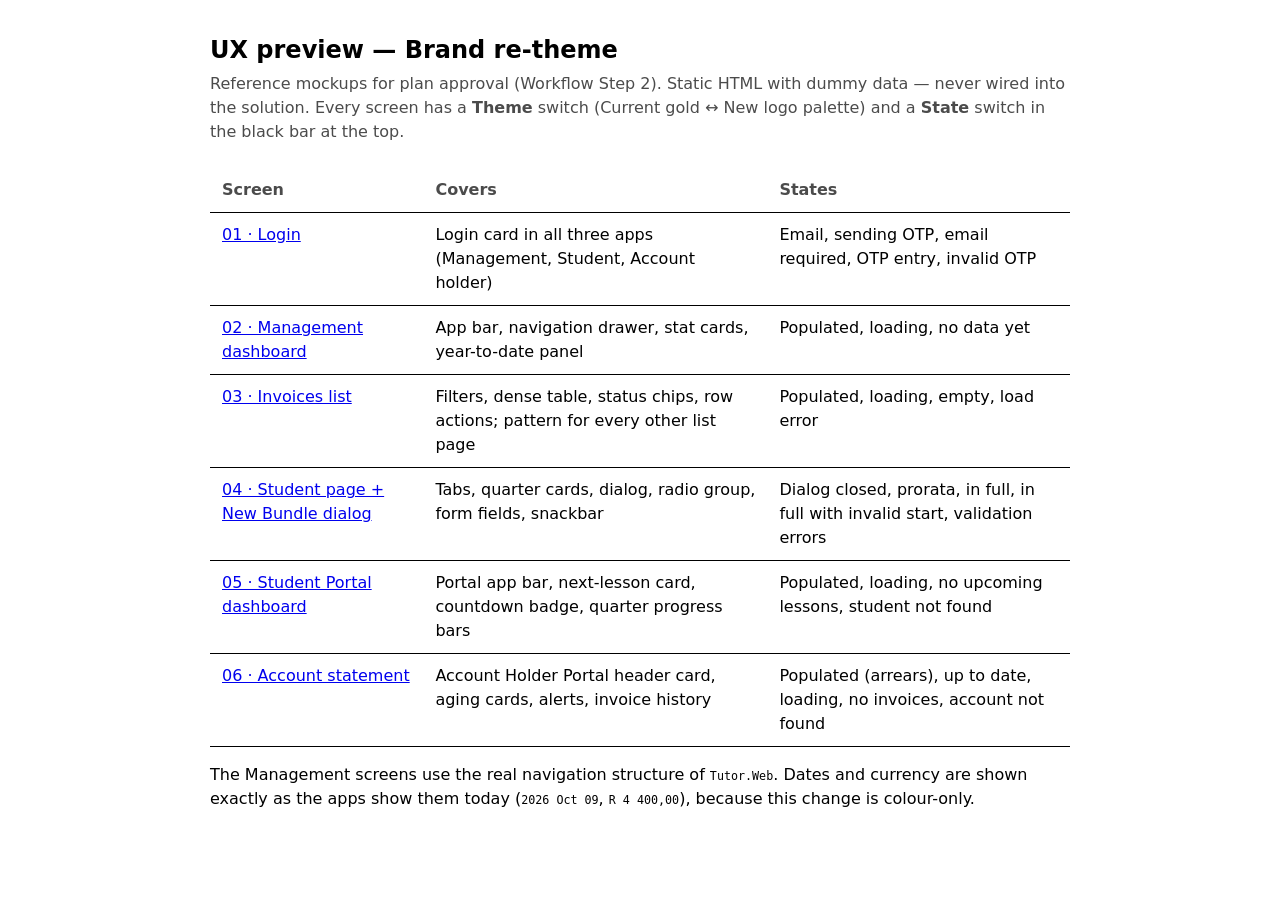
<file: docs/ux-previews/rebrand/index.html>
<!doctype html>
<html lang="en-ZA">
<head>
<meta charset="utf-8">
<meta name="viewport" content="width=device-width,initial-scale=1">
<title>UX preview — Brand re-theme</title>
<style>
  body { font-family: Roboto, "Segoe UI", system-ui, sans-serif; max-width: 860px; margin: 32px auto; padding: 0 16px; line-height: 1.5; }
  h1 { font-size: 1.5rem; margin: 0 0 4px; } p.sub { margin: 0 0 24px; opacity: .7; }
  table { width: 100%; border-collapse: collapse; } th, td { text-align: left; padding: 10px 12px; border-bottom: 1px solid currentColor; vertical-align: top; }
  th { opacity: .7; font-weight: 600; } code { font-size: .9em; }
</style>
</head>
<body>
<h1>UX preview — Brand re-theme</h1>
<p class="sub">Reference mockups for plan approval (Workflow Step 2). Static HTML with dummy data — never wired into the solution. Every screen has a <b>Theme</b> switch (Current gold ↔ New logo palette) and a <b>State</b> switch in the black bar at the top.</p>
<table>
  <thead><tr><th>Screen</th><th>Covers</th><th>States</th></tr></thead>
  <tbody>
    <tr><td><a href="01-login.html">01 · Login</a></td><td>Login card in all three apps (Management, Student, Account holder)</td><td>Email, sending OTP, email required, OTP entry, invalid OTP</td></tr>
    <tr><td><a href="02-management-dashboard.html">02 · Management dashboard</a></td><td>App bar, navigation drawer, stat cards, year-to-date panel</td><td>Populated, loading, no data yet</td></tr>
    <tr><td><a href="03-invoices-list.html">03 · Invoices list</a></td><td>Filters, dense table, status chips, row actions; pattern for every other list page</td><td>Populated, loading, empty, load error</td></tr>
    <tr><td><a href="04-new-bundle-dialog.html">04 · Student page + New Bundle dialog</a></td><td>Tabs, quarter cards, dialog, radio group, form fields, snackbar</td><td>Dialog closed, prorata, in full, in full with invalid start, validation errors</td></tr>
    <tr><td><a href="05-student-portal-dashboard.html">05 · Student Portal dashboard</a></td><td>Portal app bar, next-lesson card, countdown badge, quarter progress bars</td><td>Populated, loading, no upcoming lessons, student not found</td></tr>
    <tr><td><a href="06-account-statement.html">06 · Account statement</a></td><td>Account Holder Portal header card, aging cards, alerts, invoice history</td><td>Populated (arrears), up to date, loading, no invoices, account not found</td></tr>
  </tbody>
</table>
<p>The Management screens use the real navigation structure of <code>Tutor.Web</code>. Dates and currency are shown exactly as the apps show them today (<code>2026 Oct 09</code>, <code>R 4 400,00</code>), because this change is colour-only.</p>
</body>
</html>
</file>
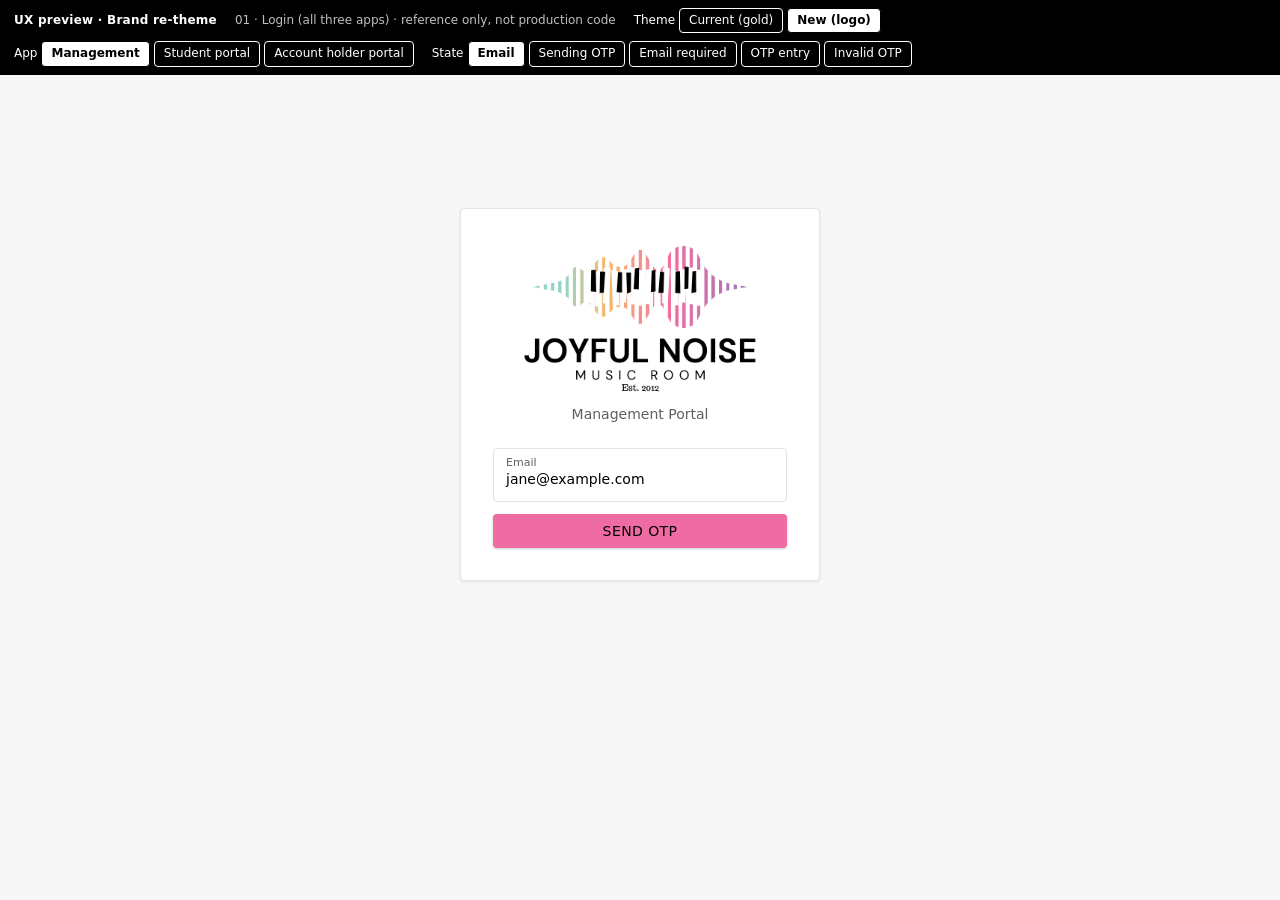
<file: docs/ux-previews/rebrand/01-login.html>
<!doctype html>
<html lang="en-ZA" data-theme="new">
<head><meta charset="utf-8"><meta name="viewport" content="width=device-width,initial-scale=1"><title>UX preview &#8212; login</title>
<style>
/* ───────────── Tokens: NEW (logo palette). Hex values appear ONLY in this token block. ───────────── */
:root {
  --c-bg: #f7f7f7;  --c-bg-card: #ffffff;  --c-bg-raised: #f0f0f0;  --c-surface: #ffffff;
  --c-text: #000000;  --c-text-muted: #5f5f5f;  --c-text-dim: #8a8a8a;  --c-border: #e4e4e4;
  --c-accent: #ef6ba3;  --c-accent-deep: #c03276;  --c-on-accent: #000000;
  --c-brand-mint: #93d4c7;  --c-brand-sage: #b9cda4;  --c-brand-amber: #f6b669;
  --c-brand-coral: #f79b83;  --c-brand-pink: #ef6ba3;  --c-brand-orchid: #aa77b8;
  --c-brand-gradient: linear-gradient(90deg, var(--c-brand-mint), var(--c-brand-sage), var(--c-brand-amber), var(--c-brand-coral), var(--c-brand-pink), var(--c-brand-orchid));
  --c-success: #2b7a2f;  --c-warn: #a65700;  --c-danger: #c62828;
  --c-appbar-bg: #ffffff;  --c-appbar-text: #000000;  --c-appbar-strip: var(--c-brand-gradient);
  --c-nav-active-bg: rgba(239, 107, 163, .14);  --c-nav-active-icon: var(--c-accent-deep);
  --c-s1: var(--c-brand-mint);  --c-s2: var(--c-brand-amber);  --c-s3: var(--c-brand-coral);  --c-s4: var(--c-brand-pink);
  --c-q1: var(--c-brand-mint);  --c-q2: var(--c-brand-amber);  --c-q3: var(--c-brand-coral);  --c-q4: var(--c-brand-pink);
  --c-login-bg: var(--c-bg);  --c-legacy-blue: var(--c-accent-deep);
  --c-badge-bg: var(--c-accent);  --c-badge-fg: var(--c-on-accent);
  /* unchanged semantic status colours (same in both themes) */
  --chip-scheduled-bg: #e3f2fd;  --chip-scheduled-fg: #1565c0;
  --chip-completed-bg: #e8f5e9;  --chip-completed-fg: #2b7a2f;
  --chip-pending-bg:   #fff8e1;  --chip-pending-fg:   #a65700;
  --chip-paid-bg:      #e8f5e9;  --chip-paid-fg:      #2b7a2f;
  --chip-overdue-bg:   #ffebee;  --chip-overdue-fg:   #c62828;
  --chip-void-bg:      #eceff1;  --chip-void-fg:      #546e7a;
  --c-alert-error-bg: #fdeded;  --c-alert-error-fg: #5f2120;
  --c-alert-warn-bg:  #fff4e5;  --c-alert-warn-fg:  #663c00;
  --c-alert-ok-bg:    #edf7ed;  --c-alert-ok-fg:    #1e4620;
  --c-overlay: rgba(0, 0, 0, .45);
}
/* ───────────── Tokens: CURRENT (what the apps look like today) ───────────── */
:root[data-theme="current"] {
  --c-bg: #f0f2f5;  --c-bg-raised: #f0f2f5;
  --c-text: #3a3a3a;  --c-text-muted: #78797a;  --c-text-dim: #9a9b9c;  --c-border: #dfe1e3;
  --c-accent: #f3d395;  --c-accent-deep: #c8a84b;  --c-on-accent: #3a3a3a;
  --c-warn: #f57f17;  --c-success: #2e7d32;
  --chip-completed-fg: #2e7d32;  --chip-paid-fg: #2e7d32;  --chip-pending-fg: #f57f17;
  --c-appbar-bg: #f3d395;  --c-appbar-text: #3a3a3a;  --c-appbar-strip: transparent;
  --c-nav-active-bg: rgba(243, 211, 149, .13);  --c-nav-active-icon: #c8a84b;
  --c-s1: var(--c-accent);  --c-s2: var(--c-accent);  --c-s3: var(--c-accent);  --c-s4: var(--c-accent);
  --c-q1: var(--c-accent);  --c-q2: var(--c-accent);  --c-q3: var(--c-accent);  --c-q4: var(--c-accent);
  --c-legacy-blue: #1976d2;
  --c-badge-bg: linear-gradient(135deg, #f3d395 0%, #f9e8be 100%);  --c-badge-fg: #3a3a3a;
}
:root[data-theme="current"][data-app="student"],
:root[data-theme="current"][data-app="accountholder"] { --c-login-bg: linear-gradient(135deg, #667eea 0%, #764ba2 100%); }

/* ───────────── Base ───────────── */
* { box-sizing: border-box; }
[hidden] { display: none !important; }
html, body { margin: 0; }
body { font-family: Roboto, "Segoe UI", system-ui, sans-serif; font-size: 14px; color: var(--c-text); background: var(--c-bg); line-height: 1.45; }
h1, h2, h3, h4, h5, h6, p { margin: 0; }
.h4 { font-size: 2.1rem; font-weight: 700; line-height: 1.2; }
.h5 { font-size: 1.5rem; font-weight: 600; }
.h6 { font-size: 1.1rem; font-weight: 600; }
.sub1 { font-size: 1rem; font-weight: 600; }
.body2 { font-size: .875rem; }
.caption { font-size: .75rem; }
.muted { color: var(--c-text-muted); }
.right { text-align: right; }
.mb1 { margin-bottom: 4px; } .mb2 { margin-bottom: 8px; } .mb3 { margin-bottom: 16px; } .mb4 { margin-bottom: 24px; }
.row { display: flex; align-items: center; gap: 12px; } .spread { justify-content: space-between; } .grow { flex: 1; }
.ic { width: 20px; height: 20px; fill: currentColor; flex: none; } .ic.lg { width: 36px; height: 36px; } .ic.sm { width: 18px; height: 18px; }
.ic.primary-text { fill: var(--c-accent-deep); }   /* proposal: Color.Primary used as text/icon -> deep pink */

/* ───────────── Mockup chrome (not part of the app) ───────────── */
.mx { position: sticky; top: 0; z-index: 60; display: flex; flex-wrap: wrap; gap: 8px 18px; align-items: center; padding: 8px 14px; background: var(--c-text); color: var(--c-surface); font-size: 12px; }
.mx b { letter-spacing: .02em; } .mx .grp { display: inline-flex; align-items: center; gap: 4px; }
.mx button { font: inherit; color: inherit; background: transparent; border: 1px solid currentColor; border-radius: 4px; padding: 3px 9px; cursor: pointer; }
.mx button[aria-pressed="true"] { background: var(--c-surface); color: var(--c-text); font-weight: 700; }
.mx .note { opacity: .75; }
.only-current { display: none; } :root[data-theme="current"] .only-current { display: initial; } :root[data-theme="current"] .only-new { display: none; }

/* ───────────── Shell (UI_SKILL §5) ───────────── */
.hc-shell { display: grid; grid-template-columns: 220px 1fr; grid-template-rows: 52px 1fr; min-height: 640px; background: var(--c-bg); }
.hc-topbar { grid-column: 1 / 3; display: flex; align-items: center; gap: 12px; padding: 0 16px; background: var(--c-appbar-bg); color: var(--c-appbar-text); position: relative; border-bottom: 1px solid var(--c-border); }
.hc-topbar::after { content: ""; position: absolute; left: 0; right: 0; bottom: -1px; height: 3px; background: var(--c-appbar-strip); }
.hc-topbar .brand { font-size: 1.1rem; font-weight: 600; } .hc-topbar .mark { height: 28px; width: auto; display: block; }
.hc-nav { background: var(--c-bg-card); border-right: 1px solid var(--c-border); padding: 8px 0; }
.hc-nav__section { font-size: 11px; font-weight: 700; text-transform: uppercase; letter-spacing: .06em; color: var(--c-text-muted); padding: 14px 16px 4px; }
.hc-nav__item { display: flex; align-items: center; gap: 12px; padding: 9px 16px; color: var(--c-text); font-size: 14px; }
.hc-nav__icon { width: 20px; height: 20px; fill: var(--c-text-muted); }
.hc-nav__item.active { background: var(--c-nav-active-bg); font-weight: 600; } .hc-nav__item.active .hc-nav__icon { fill: var(--c-nav-active-icon); }
.hc-body { padding: 24px; min-width: 0; position: relative; }
.portal-body { padding: 24px; max-width: 1100px; margin: 0 auto; }
.page-header { margin-bottom: 24px; }

/* ───────────── Components ───────────── */
.paper { background: var(--c-bg-card); border: 1px solid var(--c-border); border-radius: 4px; box-shadow: 0 1px 3px rgba(0, 0, 0, .08); padding: 16px; }
.paper.flat { box-shadow: none; } .paper.inner { background: var(--c-bg-raised); border: 0; box-shadow: none; padding: 12px; }
.grid { display: grid; gap: 16px; } .g4 { grid-template-columns: repeat(4, 1fr); } .g2 { grid-template-columns: repeat(2, 1fr); } .g3 { grid-template-columns: repeat(3, 1fr); }
.stat { border-left: 4px solid var(--c-s1); } .stat.s2 { border-left-color: var(--c-s2); } .stat.s3 { border-left-color: var(--c-s3); } .stat.s4 { border-left-color: var(--c-s4); }
.qcard { border-top: 3px solid var(--c-q1); background: var(--c-bg-raised); border-radius: 4px; padding: 10px 12px; } .qcard.q2 { border-top-color: var(--c-q2); } .qcard.q3 { border-top-color: var(--c-q3); } .qcard.q4 { border-top-color: var(--c-q4); }
.val-success { color: var(--c-success); } .val-warn { color: var(--c-warn); } .val-danger { color: var(--c-danger); }
.btn { display: inline-flex; align-items: center; gap: 6px; font: inherit; font-size: 14px; font-weight: 500; text-transform: uppercase; letter-spacing: .03em; padding: 6px 16px; border-radius: 4px; border: 1px solid transparent; background: transparent; color: var(--c-text); cursor: pointer; }
.btn.sm { padding: 3px 10px; font-size: 13px; }
.btn.filled { background: var(--c-accent); color: var(--c-on-accent); box-shadow: 0 1px 3px rgba(0, 0, 0, .2); }
.btn.filled[disabled] { background: var(--c-border); color: var(--c-text-dim); box-shadow: none; cursor: default; }
.btn.outlined { border-color: var(--c-border); color: var(--c-text-muted); }
.btn.text-primary { color: var(--c-accent-deep); }
.btn.text-muted { color: var(--c-text-muted); }
.chip { display: inline-block; padding: 2px 10px; border-radius: 16px; font-size: 12px; font-weight: 500; }
.chip.scheduled { background: var(--chip-scheduled-bg); color: var(--chip-scheduled-fg); } .chip.completed { background: var(--chip-completed-bg); color: var(--chip-completed-fg); }
.chip.pending { background: var(--chip-pending-bg); color: var(--chip-pending-fg); } .chip.paid { background: var(--chip-paid-bg); color: var(--chip-paid-fg); }
.chip.overdue { background: var(--chip-overdue-bg); color: var(--chip-overdue-fg); } .chip.void { background: var(--chip-void-bg); color: var(--chip-void-fg); }
.tbl { width: 100%; border-collapse: collapse; }
.tbl th { text-align: left; padding: 12px 16px; font-weight: 600; color: var(--c-text-muted); background: var(--c-bg); border-bottom: 1px solid var(--c-border); }
.tbl td { padding: 12px 16px; border-bottom: 1px solid var(--c-border); } .tbl tr:hover td { background: var(--c-bg-raised); }
.tbl .num { text-align: right; white-space: nowrap; }
.toolbar { display: flex; align-items: center; justify-content: space-between; padding: 12px 16px; }
.alert { display: flex; gap: 12px; align-items: flex-start; padding: 12px 16px; border-radius: 4px; }
.alert.err { background: var(--c-alert-error-bg); color: var(--c-alert-error-fg); } .alert.warn { background: var(--c-alert-warn-bg); color: var(--c-alert-warn-fg); } .alert.ok { background: var(--c-alert-ok-bg); color: var(--c-alert-ok-fg); }
.prog { height: 4px; background: var(--c-border); border-radius: 2px; overflow: hidden; position: relative; }
.prog > i { position: absolute; top: 0; bottom: 0; left: 0; width: 40%; background: var(--c-accent); animation: slide 1.2s infinite ease-in-out; }
.prog.det > i { animation: none; position: static; display: block; height: 100%; }
@keyframes slide { 0% { left: -40%; } 100% { left: 100%; } }
.skel { display: inline-block; height: 1em; width: 5em; border-radius: 4px; background: var(--c-border); vertical-align: middle; }
.tabs { display: flex; border-bottom: 1px solid var(--c-border); margin-bottom: 16px; }
.tab { padding: 12px 20px; font-weight: 500; text-transform: uppercase; font-size: 14px; letter-spacing: .03em; color: var(--c-text-muted); border-bottom: 2px solid transparent; }
.tab.active { color: var(--c-accent-deep); border-bottom-color: var(--c-accent); }
.field { position: relative; border: 1px solid var(--c-border); border-radius: 4px; padding: 20px 12px 8px; background: var(--c-surface); min-height: 54px; }
.field > label { position: absolute; top: 6px; left: 12px; font-size: 11px; color: var(--c-text-muted); }
.field.err { border-color: var(--c-danger); } .field.err > label { color: var(--c-danger); }
.help { font-size: 12px; color: var(--c-text-muted); padding: 3px 12px 0; } .help.err { color: var(--c-danger); }
.radio { display: inline-flex; align-items: center; gap: 8px; margin-right: 18px; }
.radio i { width: 18px; height: 18px; border: 2px solid var(--c-text-muted); border-radius: 50%; position: relative; display: inline-block; }
.radio.on i { border-color: var(--c-accent-deep); } .radio.on i::after { content: ""; position: absolute; inset: 2px; border-radius: 50%; background: var(--c-accent); }
.overlay { position: fixed; inset: 0; z-index: 40; background: var(--c-overlay); display: flex; justify-content: center; align-items: flex-start; padding: 70px 16px 16px; overflow: auto; }
.dialog { width: min(780px, 100%); background: var(--c-bg-card); border-radius: 4px; box-shadow: 0 11px 15px rgba(0, 0, 0, .25); }
.dialog > .dh { padding: 16px 24px 8px; } .dialog > .dc { padding: 8px 24px 16px; } .dialog > .da { padding: 8px 16px 16px; display: flex; justify-content: flex-end; gap: 8px; }
.snack { position: fixed; z-index: 70; left: 50%; bottom: 20px; transform: translateX(-50%); padding: 12px 20px; border-radius: 4px; box-shadow: 0 3px 8px rgba(0, 0, 0, .3); color: var(--c-surface); }
.snack.err { background: var(--c-danger); } .snack.warn { background: var(--c-warn); } .snack.ok { background: var(--c-success); }
.badge { display: inline-block; padding: 6px 16px; border-radius: 16px; font-weight: 600; background: var(--c-badge-bg); color: var(--c-badge-fg); }
.empty { display: flex; flex-direction: column; align-items: center; gap: 8px; padding: 24px; text-align: center; color: var(--c-text-muted); }
/* Login */
.login-stage { min-height: 640px; display: flex; flex-direction: column; background: var(--c-login-bg); }
.login-stage > .hc-topbar { grid-column: auto; }
.login-main { flex: 1; display: flex; align-items: center; justify-content: center; padding: 24px; }
.login-card { width: 360px; text-align: center; padding: 32px; }
.logo-full { width: 240px; height: auto; display: block; margin: 0 auto 8px; }
.legacy-icon { width: 48px; height: 48px; fill: var(--c-legacy-blue); margin-bottom: 4px; }
.accent-strip { height: 4px; border-radius: 2px; background: var(--c-brand-gradient); margin: 0 auto 20px; width: 240px; }
.stack > * + * { margin-top: 12px; }

.top-accent { border-top: 4px solid var(--c-accent); }
.next-card { border-left: 4px solid var(--c-accent); }
.eyebrow { font-size: 11px; font-weight: 700; text-transform: uppercase; letter-spacing: .06em; color: var(--c-text-muted); }
.aging { border-left: 4px solid var(--c-success); } .aging.w { border-left-color: var(--c-warn); } .aging.d { border-left-color: var(--c-danger); }
.crumbs { font-size: 12px; color: var(--c-text-muted); margin-bottom: 12px; } .crumbs b { color: var(--c-text); font-weight: 500; }
.qrow { display: grid; grid-template-columns: 150px 1fr 90px; align-items: center; gap: 12px; padding: 6px 0; }
.nowrap { white-space: nowrap; }
.hc-shell.dim { filter: none; }
</style></head>
<body data-default-state="email" data-default-app="management">
<div class="mx">
  <b>UX preview · Brand re-theme</b><span class="note">01 · Login (all three apps) · reference only, not production code</span>
  <span class="grp">Theme <button data-theme-btn="current">Current (gold)</button><button data-theme-btn="new">New (logo)</button></span>
  <span class="grp">App <button data-app-btn="management">Management</button><button data-app-btn="student">Student portal</button><button data-app-btn="accountholder">Account holder portal</button></span>
  <span class="grp">State <button data-state-btn="email">Email</button><button data-state-btn="sending">Sending OTP</button><button data-state-btn="email-error">Email required</button><button data-state-btn="otp">OTP entry</button><button data-state-btn="otp-error">Invalid OTP</button></span>
</div>

<div class="login-stage">
  <header class="hc-topbar" data-app-show="student accountholder">
    <img class="mark only-new" src="[data-uri]" alt="">
    <svg class="ic only-current"><use href="#i-note"/></svg>
    <span class="brand">Tutor — <span data-app-show="student">Student Portal</span><span data-app-show="accountholder">Account Holder Portal</span></span>
  </header>

  <main class="login-main">
    <section class="paper login-card">
      <div class="only-new"><img class="logo-full" src="[data-uri]" alt="Joyful Noise Music Room"></div>
      <div class="only-current"><svg class="legacy-icon"><use href="#i-school"/></svg><div class="h5 mb1">Tutor</div></div>
      <p class="body2 muted mb4">
        <span data-app-show="management">Management Portal</span><span data-app-show="student">Student Portal</span><span data-app-show="accountholder">Account Holder Portal</span>
      </p>

      <div class="stack" data-show="email sending email-error" style="text-align:left">
        <div class="field" data-show="email sending"><label>Email</label>jane@example.com</div>
        <div data-show="email-error"><div class="field err"><label>Email</label>&nbsp;</div><div class="help err">Email is required</div></div>
        <button class="btn filled" style="width:100%;justify-content:center" data-show="email email-error">Send OTP</button>
        <button class="btn filled" style="width:100%;justify-content:center" disabled data-show="sending">Sending OTP…</button>
        <div class="prog" data-show="sending"><i></i></div>
      </div>

      <div class="stack" data-show="otp otp-error" style="text-align:left">
        <p class="body2">OTP sent to jane@example.com</p>
        <div class="field"><label>Enter OTP</label><span data-show="otp">482 913</span><span data-show="otp-error">&nbsp;</span></div>
        <button class="btn filled" style="width:100%;justify-content:center">Verify OTP</button>
        <button class="btn outlined" style="width:100%;justify-content:center">Back</button>
      </div>
    </section>
  </main>
</div>
<div class="snack err" data-show="otp-error">Invalid OTP</div>
</body>

<svg xmlns="http://www.w3.org/2000/svg" style="display:none">
  <symbol id="i-menu" viewBox="0 0 24 24"><path d="M3 18h18v-2H3v2zm0-5h18v-2H3v2zm0-7v2h18V6H3z"/></symbol>
  <symbol id="i-note" viewBox="0 0 24 24"><path d="M12 3v10.55c-.59-.34-1.27-.55-2-.55-2.21 0-4 1.79-4 4s1.79 4 4 4 4-1.79 4-4V7h4V3h-6z"/></symbol>
  <symbol id="i-dash" viewBox="0 0 24 24"><path d="M3 13h8V3H3v10zm0 8h8v-6H3v6zm10 0h8V11h-8v10zm0-18v6h8V3h-8z"/></symbol>
  <symbol id="i-person" viewBox="0 0 24 24"><path d="M12 12c2.21 0 4-1.79 4-4s-1.79-4-4-4-4 1.79-4 4 1.79 4 4 4zm0 2c-2.67 0-8 1.34-8 4v2h16v-2c0-2.66-5.33-4-8-4z"/></symbol>
  <symbol id="i-people" viewBox="0 0 24 24"><path d="M16 11c1.66 0 2.99-1.34 2.99-3S17.66 5 16 5c-1.66 0-3 1.34-3 3s1.34 3 3 3zm-8 0c1.66 0 2.99-1.34 2.99-3S9.66 5 8 5C6.34 5 5 6.34 5 8s1.34 3 3 3zm0 2c-2.33 0-7 1.17-7 3.5V19h14v-2.5c0-2.33-4.67-3.5-7-3.5zm8 0c-.29 0-.62.02-.97.05 1.16.84 1.97 1.97 1.97 3.45V19h6v-2.5c0-2.33-4.67-3.5-7-3.5z"/></symbol>
  <symbol id="i-timer" viewBox="0 0 24 24"><path d="M15 1H9v2h6V1zm-4 13h2V8h-2v6zm8.03-6.61l1.42-1.42c-.43-.51-.9-.99-1.41-1.41l-1.42 1.42C16.07 4.74 14.12 4 12 4c-4.97 0-9 4.03-9 9s4.02 9 9 9 9-4.03 9-9c0-2.12-.74-4.07-1.97-5.61zM12 20c-3.87 0-7-3.13-7-7s3.13-7 7-7 7 3.13 7 7-3.13 7-7 7z"/></symbol>
  <symbol id="i-school" viewBox="0 0 24 24"><path d="M5 13.18v4L12 21l7-3.82v-4L12 17l-7-3.82zM12 3L1 9l11 6 9-4.91V17h2V9L12 3z"/></symbol>
  <symbol id="i-lib" viewBox="0 0 24 24"><path d="M20 2H8c-1.1 0-2 .9-2 2v12c0 1.1.9 2 2 2h12c1.1 0 2-.9 2-2V4c0-1.1-.9-2-2-2zm-2 5h-3v5.5c0 1.38-1.12 2.5-2.5 2.5S10 13.88 10 12.5s1.12-2.5 2.5-2.5c.57 0 1.08.19 1.5.51V5h4v2zM4 6H2v14c0 1.1.9 2 2 2h14v-2H4V6z"/></symbol>
  <symbol id="i-inv" viewBox="0 0 24 24"><path d="M20 2H4c-1 0-2 .9-2 2v3.01c0 .72.43 1.34 1 1.69V20c0 1.1 1.1 2 2 2h14c.9 0 2-.9 2-2V8.7c.57-.35 1-.97 1-1.69V4c0-1.1-1-2-2-2zm-5 12H9v-2h6v2zm5-7H4V4h16v3z"/></symbol>
  <symbol id="i-cal" viewBox="0 0 24 24"><path d="M19 4h-1V2h-2v2H8V2H6v2H5c-1.11 0-1.99.9-1.99 2L3 20c0 1.1.89 2 2 2h14c1.1 0 2-.9 2-2V6c0-1.1-.9-2-2-2zm0 16H5V10h14v10zm0-12H5V6h14v2z"/></symbol>
  <symbol id="i-add" viewBox="0 0 24 24"><path d="M12 2C6.48 2 2 6.48 2 12s4.48 10 10 10 10-4.48 10-10S17.52 2 12 2zm5 11h-4v4h-2v-4H7v-2h4V7h2v4h4v2z"/></symbol>
  <symbol id="i-receipt" viewBox="0 0 24 24"><path d="M18 17H6v-2h12v2zm0-4H6v-2h12v2zm0-4H6V7h12v2zM3 22l1.5-1.5L6 22l1.5-1.5L9 22l1.5-1.5L12 22l1.5-1.5L15 22l1.5-1.5L18 22l1.5-1.5L21 22V2l-1.5 1.5L18 2l-1.5 1.5L15 2l-1.5 1.5L12 2l-1.5 1.5L9 2 7.5 3.5 6 2 4.5 3.5 3 2v20z"/></symbol>
  <symbol id="i-check" viewBox="0 0 24 24"><path d="M12 2C6.48 2 2 6.48 2 12s4.48 10 10 10 10-4.48 10-10S17.52 2 12 2zm-2 15l-5-5 1.41-1.41L10 14.17l7.59-7.59L19 8l-9 9z"/></symbol>
  <symbol id="i-pay" viewBox="0 0 24 24"><path d="M20 4H4c-1.11 0-1.99.89-1.99 2L2 18c0 1.11.89 2 2 2h16c1.11 0 2-.89 2-2V6c0-1.11-.89-2-2-2zm0 14H4v-6h16v6zm0-10H4V6h16v2z"/></symbol>
  <symbol id="i-warn" viewBox="0 0 24 24"><path d="M1 21h22L12 2 1 21zm12-3h-2v-2h2v2zm0-4h-2v-4h2v4z"/></symbol>
  <symbol id="i-error" viewBox="0 0 24 24"><path d="M12 2C6.48 2 2 6.48 2 12s4.48 10 10 10 10-4.48 10-10S17.52 2 12 2zm1 15h-2v-2h2v2zm0-4h-2V7h2v6z"/></symbol>
  <symbol id="i-busy" viewBox="0 0 24 24"><path d="M9.31 17l2.44-2.44L14.19 17l1.06-1.06-2.44-2.44 2.44-2.44L14.19 10l-2.44 2.44L9.31 10l-1.06 1.06 2.44 2.44-2.44 2.44L9.31 17zM19 3h-1V1h-2v2H8V1H6v2H5c-1.11 0-1.99.9-1.99 2L3 19c0 1.1.89 2 2 2h14c1.1 0 2-.9 2-2V5c0-1.1-.9-2-2-2zm0 16H5V8h14v11z"/></symbol>
</svg>

<script>
(function () {
  var root = document.documentElement;
  function press(attr, value) {
    document.querySelectorAll('[' + attr + ']').forEach(function (b) { b.setAttribute('aria-pressed', String(b.getAttribute(attr) === value)); });
  }
  window.setTheme = function (t) { root.dataset.theme = t; press('data-theme-btn', t); };
  window.setState = function (s) {
    press('data-state-btn', s);
    document.querySelectorAll('[data-show]').forEach(function (el) { el.hidden = el.dataset.show.split(' ').indexOf(s) === -1; });
  };
  window.setApp = function (a) {
    root.dataset.app = a; press('data-app-btn', a);
    document.querySelectorAll('[data-app-show]').forEach(function (el) { el.hidden = el.dataset.appShow.split(' ').indexOf(a) === -1; });
  };
  document.addEventListener('click', function (e) {
    var b = e.target.closest('button'); if (!b) return;
    if (b.dataset.themeBtn) setTheme(b.dataset.themeBtn);
    if (b.dataset.stateBtn) setState(b.dataset.stateBtn);
    if (b.dataset.appBtn) setApp(b.dataset.appBtn);
  });
  setTheme(new URLSearchParams(location.search).get('theme') === 'current' ? 'current' : 'new');
  setState(document.body.dataset.defaultState || 'populated');
  if (document.querySelector('[data-app-btn]')) setApp(document.body.dataset.defaultApp || 'management');
})();
</script>
</html>
</file>
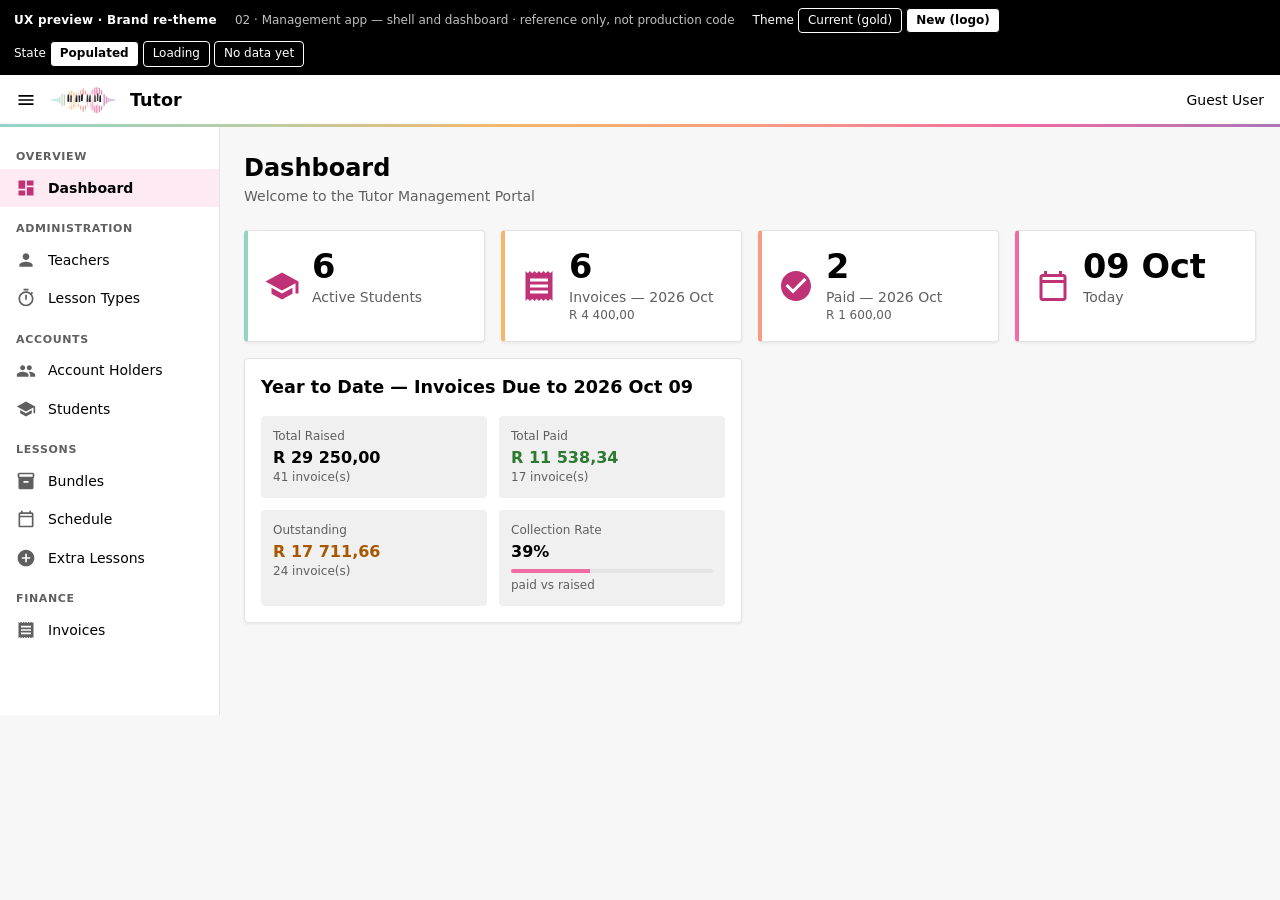
<file: docs/ux-previews/rebrand/02-management-dashboard.html>
<!doctype html>
<html lang="en-ZA" data-theme="new">
<head><meta charset="utf-8"><meta name="viewport" content="width=device-width,initial-scale=1"><title>UX preview &#8212; management dashboard</title>
<style>
/* ───────────── Tokens: NEW (logo palette). Hex values appear ONLY in this token block. ───────────── */
:root {
  --c-bg: #f7f7f7;  --c-bg-card: #ffffff;  --c-bg-raised: #f0f0f0;  --c-surface: #ffffff;
  --c-text: #000000;  --c-text-muted: #5f5f5f;  --c-text-dim: #8a8a8a;  --c-border: #e4e4e4;
  --c-accent: #ef6ba3;  --c-accent-deep: #c03276;  --c-on-accent: #000000;
  --c-brand-mint: #93d4c7;  --c-brand-sage: #b9cda4;  --c-brand-amber: #f6b669;
  --c-brand-coral: #f79b83;  --c-brand-pink: #ef6ba3;  --c-brand-orchid: #aa77b8;
  --c-brand-gradient: linear-gradient(90deg, var(--c-brand-mint), var(--c-brand-sage), var(--c-brand-amber), var(--c-brand-coral), var(--c-brand-pink), var(--c-brand-orchid));
  --c-success: #2b7a2f;  --c-warn: #a65700;  --c-danger: #c62828;
  --c-appbar-bg: #ffffff;  --c-appbar-text: #000000;  --c-appbar-strip: var(--c-brand-gradient);
  --c-nav-active-bg: rgba(239, 107, 163, .14);  --c-nav-active-icon: var(--c-accent-deep);
  --c-s1: var(--c-brand-mint);  --c-s2: var(--c-brand-amber);  --c-s3: var(--c-brand-coral);  --c-s4: var(--c-brand-pink);
  --c-q1: var(--c-brand-mint);  --c-q2: var(--c-brand-amber);  --c-q3: var(--c-brand-coral);  --c-q4: var(--c-brand-pink);
  --c-login-bg: var(--c-bg);  --c-legacy-blue: var(--c-accent-deep);
  --c-badge-bg: var(--c-accent);  --c-badge-fg: var(--c-on-accent);
  /* unchanged semantic status colours (same in both themes) */
  --chip-scheduled-bg: #e3f2fd;  --chip-scheduled-fg: #1565c0;
  --chip-completed-bg: #e8f5e9;  --chip-completed-fg: #2b7a2f;
  --chip-pending-bg:   #fff8e1;  --chip-pending-fg:   #a65700;
  --chip-paid-bg:      #e8f5e9;  --chip-paid-fg:      #2b7a2f;
  --chip-overdue-bg:   #ffebee;  --chip-overdue-fg:   #c62828;
  --chip-void-bg:      #eceff1;  --chip-void-fg:      #546e7a;
  --c-alert-error-bg: #fdeded;  --c-alert-error-fg: #5f2120;
  --c-alert-warn-bg:  #fff4e5;  --c-alert-warn-fg:  #663c00;
  --c-alert-ok-bg:    #edf7ed;  --c-alert-ok-fg:    #1e4620;
  --c-overlay: rgba(0, 0, 0, .45);
}
/* ───────────── Tokens: CURRENT (what the apps look like today) ───────────── */
:root[data-theme="current"] {
  --c-bg: #f0f2f5;  --c-bg-raised: #f0f2f5;
  --c-text: #3a3a3a;  --c-text-muted: #78797a;  --c-text-dim: #9a9b9c;  --c-border: #dfe1e3;
  --c-accent: #f3d395;  --c-accent-deep: #c8a84b;  --c-on-accent: #3a3a3a;
  --c-warn: #f57f17;  --c-success: #2e7d32;
  --chip-completed-fg: #2e7d32;  --chip-paid-fg: #2e7d32;  --chip-pending-fg: #f57f17;
  --c-appbar-bg: #f3d395;  --c-appbar-text: #3a3a3a;  --c-appbar-strip: transparent;
  --c-nav-active-bg: rgba(243, 211, 149, .13);  --c-nav-active-icon: #c8a84b;
  --c-s1: var(--c-accent);  --c-s2: var(--c-accent);  --c-s3: var(--c-accent);  --c-s4: var(--c-accent);
  --c-q1: var(--c-accent);  --c-q2: var(--c-accent);  --c-q3: var(--c-accent);  --c-q4: var(--c-accent);
  --c-legacy-blue: #1976d2;
  --c-badge-bg: linear-gradient(135deg, #f3d395 0%, #f9e8be 100%);  --c-badge-fg: #3a3a3a;
}
:root[data-theme="current"][data-app="student"],
:root[data-theme="current"][data-app="accountholder"] { --c-login-bg: linear-gradient(135deg, #667eea 0%, #764ba2 100%); }

/* ───────────── Base ───────────── */
* { box-sizing: border-box; }
[hidden] { display: none !important; }
html, body { margin: 0; }
body { font-family: Roboto, "Segoe UI", system-ui, sans-serif; font-size: 14px; color: var(--c-text); background: var(--c-bg); line-height: 1.45; }
h1, h2, h3, h4, h5, h6, p { margin: 0; }
.h4 { font-size: 2.1rem; font-weight: 700; line-height: 1.2; }
.h5 { font-size: 1.5rem; font-weight: 600; }
.h6 { font-size: 1.1rem; font-weight: 600; }
.sub1 { font-size: 1rem; font-weight: 600; }
.body2 { font-size: .875rem; }
.caption { font-size: .75rem; }
.muted { color: var(--c-text-muted); }
.right { text-align: right; }
.mb1 { margin-bottom: 4px; } .mb2 { margin-bottom: 8px; } .mb3 { margin-bottom: 16px; } .mb4 { margin-bottom: 24px; }
.row { display: flex; align-items: center; gap: 12px; } .spread { justify-content: space-between; } .grow { flex: 1; }
.ic { width: 20px; height: 20px; fill: currentColor; flex: none; } .ic.lg { width: 36px; height: 36px; } .ic.sm { width: 18px; height: 18px; }
.ic.primary-text { fill: var(--c-accent-deep); }   /* proposal: Color.Primary used as text/icon -> deep pink */

/* ───────────── Mockup chrome (not part of the app) ───────────── */
.mx { position: sticky; top: 0; z-index: 60; display: flex; flex-wrap: wrap; gap: 8px 18px; align-items: center; padding: 8px 14px; background: var(--c-text); color: var(--c-surface); font-size: 12px; }
.mx b { letter-spacing: .02em; } .mx .grp { display: inline-flex; align-items: center; gap: 4px; }
.mx button { font: inherit; color: inherit; background: transparent; border: 1px solid currentColor; border-radius: 4px; padding: 3px 9px; cursor: pointer; }
.mx button[aria-pressed="true"] { background: var(--c-surface); color: var(--c-text); font-weight: 700; }
.mx .note { opacity: .75; }
.only-current { display: none; } :root[data-theme="current"] .only-current { display: initial; } :root[data-theme="current"] .only-new { display: none; }

/* ───────────── Shell (UI_SKILL §5) ───────────── */
.hc-shell { display: grid; grid-template-columns: 220px 1fr; grid-template-rows: 52px 1fr; min-height: 640px; background: var(--c-bg); }
.hc-topbar { grid-column: 1 / 3; display: flex; align-items: center; gap: 12px; padding: 0 16px; background: var(--c-appbar-bg); color: var(--c-appbar-text); position: relative; border-bottom: 1px solid var(--c-border); }
.hc-topbar::after { content: ""; position: absolute; left: 0; right: 0; bottom: -1px; height: 3px; background: var(--c-appbar-strip); }
.hc-topbar .brand { font-size: 1.1rem; font-weight: 600; } .hc-topbar .mark { height: 28px; width: auto; display: block; }
.hc-nav { background: var(--c-bg-card); border-right: 1px solid var(--c-border); padding: 8px 0; }
.hc-nav__section { font-size: 11px; font-weight: 700; text-transform: uppercase; letter-spacing: .06em; color: var(--c-text-muted); padding: 14px 16px 4px; }
.hc-nav__item { display: flex; align-items: center; gap: 12px; padding: 9px 16px; color: var(--c-text); font-size: 14px; }
.hc-nav__icon { width: 20px; height: 20px; fill: var(--c-text-muted); }
.hc-nav__item.active { background: var(--c-nav-active-bg); font-weight: 600; } .hc-nav__item.active .hc-nav__icon { fill: var(--c-nav-active-icon); }
.hc-body { padding: 24px; min-width: 0; position: relative; }
.portal-body { padding: 24px; max-width: 1100px; margin: 0 auto; }
.page-header { margin-bottom: 24px; }

/* ───────────── Components ───────────── */
.paper { background: var(--c-bg-card); border: 1px solid var(--c-border); border-radius: 4px; box-shadow: 0 1px 3px rgba(0, 0, 0, .08); padding: 16px; }
.paper.flat { box-shadow: none; } .paper.inner { background: var(--c-bg-raised); border: 0; box-shadow: none; padding: 12px; }
.grid { display: grid; gap: 16px; } .g4 { grid-template-columns: repeat(4, 1fr); } .g2 { grid-template-columns: repeat(2, 1fr); } .g3 { grid-template-columns: repeat(3, 1fr); }
.stat { border-left: 4px solid var(--c-s1); } .stat.s2 { border-left-color: var(--c-s2); } .stat.s3 { border-left-color: var(--c-s3); } .stat.s4 { border-left-color: var(--c-s4); }
.qcard { border-top: 3px solid var(--c-q1); background: var(--c-bg-raised); border-radius: 4px; padding: 10px 12px; } .qcard.q2 { border-top-color: var(--c-q2); } .qcard.q3 { border-top-color: var(--c-q3); } .qcard.q4 { border-top-color: var(--c-q4); }
.val-success { color: var(--c-success); } .val-warn { color: var(--c-warn); } .val-danger { color: var(--c-danger); }
.btn { display: inline-flex; align-items: center; gap: 6px; font: inherit; font-size: 14px; font-weight: 500; text-transform: uppercase; letter-spacing: .03em; padding: 6px 16px; border-radius: 4px; border: 1px solid transparent; background: transparent; color: var(--c-text); cursor: pointer; }
.btn.sm { padding: 3px 10px; font-size: 13px; }
.btn.filled { background: var(--c-accent); color: var(--c-on-accent); box-shadow: 0 1px 3px rgba(0, 0, 0, .2); }
.btn.filled[disabled] { background: var(--c-border); color: var(--c-text-dim); box-shadow: none; cursor: default; }
.btn.outlined { border-color: var(--c-border); color: var(--c-text-muted); }
.btn.text-primary { color: var(--c-accent-deep); }
.btn.text-muted { color: var(--c-text-muted); }
.chip { display: inline-block; padding: 2px 10px; border-radius: 16px; font-size: 12px; font-weight: 500; }
.chip.scheduled { background: var(--chip-scheduled-bg); color: var(--chip-scheduled-fg); } .chip.completed { background: var(--chip-completed-bg); color: var(--chip-completed-fg); }
.chip.pending { background: var(--chip-pending-bg); color: var(--chip-pending-fg); } .chip.paid { background: var(--chip-paid-bg); color: var(--chip-paid-fg); }
.chip.overdue { background: var(--chip-overdue-bg); color: var(--chip-overdue-fg); } .chip.void { background: var(--chip-void-bg); color: var(--chip-void-fg); }
.tbl { width: 100%; border-collapse: collapse; }
.tbl th { text-align: left; padding: 12px 16px; font-weight: 600; color: var(--c-text-muted); background: var(--c-bg); border-bottom: 1px solid var(--c-border); }
.tbl td { padding: 12px 16px; border-bottom: 1px solid var(--c-border); } .tbl tr:hover td { background: var(--c-bg-raised); }
.tbl .num { text-align: right; white-space: nowrap; }
.toolbar { display: flex; align-items: center; justify-content: space-between; padding: 12px 16px; }
.alert { display: flex; gap: 12px; align-items: flex-start; padding: 12px 16px; border-radius: 4px; }
.alert.err { background: var(--c-alert-error-bg); color: var(--c-alert-error-fg); } .alert.warn { background: var(--c-alert-warn-bg); color: var(--c-alert-warn-fg); } .alert.ok { background: var(--c-alert-ok-bg); color: var(--c-alert-ok-fg); }
.prog { height: 4px; background: var(--c-border); border-radius: 2px; overflow: hidden; position: relative; }
.prog > i { position: absolute; top: 0; bottom: 0; left: 0; width: 40%; background: var(--c-accent); animation: slide 1.2s infinite ease-in-out; }
.prog.det > i { animation: none; position: static; display: block; height: 100%; }
@keyframes slide { 0% { left: -40%; } 100% { left: 100%; } }
.skel { display: inline-block; height: 1em; width: 5em; border-radius: 4px; background: var(--c-border); vertical-align: middle; }
.tabs { display: flex; border-bottom: 1px solid var(--c-border); margin-bottom: 16px; }
.tab { padding: 12px 20px; font-weight: 500; text-transform: uppercase; font-size: 14px; letter-spacing: .03em; color: var(--c-text-muted); border-bottom: 2px solid transparent; }
.tab.active { color: var(--c-accent-deep); border-bottom-color: var(--c-accent); }
.field { position: relative; border: 1px solid var(--c-border); border-radius: 4px; padding: 20px 12px 8px; background: var(--c-surface); min-height: 54px; }
.field > label { position: absolute; top: 6px; left: 12px; font-size: 11px; color: var(--c-text-muted); }
.field.err { border-color: var(--c-danger); } .field.err > label { color: var(--c-danger); }
.help { font-size: 12px; color: var(--c-text-muted); padding: 3px 12px 0; } .help.err { color: var(--c-danger); }
.radio { display: inline-flex; align-items: center; gap: 8px; margin-right: 18px; }
.radio i { width: 18px; height: 18px; border: 2px solid var(--c-text-muted); border-radius: 50%; position: relative; display: inline-block; }
.radio.on i { border-color: var(--c-accent-deep); } .radio.on i::after { content: ""; position: absolute; inset: 2px; border-radius: 50%; background: var(--c-accent); }
.overlay { position: fixed; inset: 0; z-index: 40; background: var(--c-overlay); display: flex; justify-content: center; align-items: flex-start; padding: 70px 16px 16px; overflow: auto; }
.dialog { width: min(780px, 100%); background: var(--c-bg-card); border-radius: 4px; box-shadow: 0 11px 15px rgba(0, 0, 0, .25); }
.dialog > .dh { padding: 16px 24px 8px; } .dialog > .dc { padding: 8px 24px 16px; } .dialog > .da { padding: 8px 16px 16px; display: flex; justify-content: flex-end; gap: 8px; }
.snack { position: fixed; z-index: 70; left: 50%; bottom: 20px; transform: translateX(-50%); padding: 12px 20px; border-radius: 4px; box-shadow: 0 3px 8px rgba(0, 0, 0, .3); color: var(--c-surface); }
.snack.err { background: var(--c-danger); } .snack.warn { background: var(--c-warn); } .snack.ok { background: var(--c-success); }
.badge { display: inline-block; padding: 6px 16px; border-radius: 16px; font-weight: 600; background: var(--c-badge-bg); color: var(--c-badge-fg); }
.empty { display: flex; flex-direction: column; align-items: center; gap: 8px; padding: 24px; text-align: center; color: var(--c-text-muted); }
/* Login */
.login-stage { min-height: 640px; display: flex; flex-direction: column; background: var(--c-login-bg); }
.login-stage > .hc-topbar { grid-column: auto; }
.login-main { flex: 1; display: flex; align-items: center; justify-content: center; padding: 24px; }
.login-card { width: 360px; text-align: center; padding: 32px; }
.logo-full { width: 240px; height: auto; display: block; margin: 0 auto 8px; }
.legacy-icon { width: 48px; height: 48px; fill: var(--c-legacy-blue); margin-bottom: 4px; }
.accent-strip { height: 4px; border-radius: 2px; background: var(--c-brand-gradient); margin: 0 auto 20px; width: 240px; }
.stack > * + * { margin-top: 12px; }

.top-accent { border-top: 4px solid var(--c-accent); }
.next-card { border-left: 4px solid var(--c-accent); }
.eyebrow { font-size: 11px; font-weight: 700; text-transform: uppercase; letter-spacing: .06em; color: var(--c-text-muted); }
.aging { border-left: 4px solid var(--c-success); } .aging.w { border-left-color: var(--c-warn); } .aging.d { border-left-color: var(--c-danger); }
.crumbs { font-size: 12px; color: var(--c-text-muted); margin-bottom: 12px; } .crumbs b { color: var(--c-text); font-weight: 500; }
.qrow { display: grid; grid-template-columns: 150px 1fr 90px; align-items: center; gap: 12px; padding: 6px 0; }
.nowrap { white-space: nowrap; }
.hc-shell.dim { filter: none; }
</style></head>
<body data-default-state="populated">
<div class="mx"><b>UX preview &middot; Brand re-theme</b><span class="note">02 · Management app — shell and dashboard &middot; reference only, not production code</span><span class="grp">Theme <button data-theme-btn="current">Current (gold)</button><button data-theme-btn="new">New (logo)</button></span><span class="grp">State <button data-state-btn="populated">Populated</button><button data-state-btn="loading">Loading</button><button data-state-btn="empty">No data yet</button></span></div>
<div class="hc-shell">
  <header class="hc-topbar"><svg class="ic"><use href="#i-menu"/></svg><img class="mark only-new" src="[data-uri]" alt=""><svg class="ic only-current"><use href="#i-note"/></svg><span class="brand">Tutor</span><span class="grow"></span><span class="body2">Guest User</span></header>
  <nav class="hc-nav"><div class="hc-nav__section">Overview</div><div class="hc-nav__item active"><svg class="hc-nav__icon"><use href="#i-dash"/></svg>Dashboard</div><div class="hc-nav__section">Administration</div><div class="hc-nav__item"><svg class="hc-nav__icon"><use href="#i-person"/></svg>Teachers</div><div class="hc-nav__item"><svg class="hc-nav__icon"><use href="#i-timer"/></svg>Lesson Types</div><div class="hc-nav__section">Accounts</div><div class="hc-nav__item"><svg class="hc-nav__icon"><use href="#i-people"/></svg>Account Holders</div><div class="hc-nav__item"><svg class="hc-nav__icon"><use href="#i-school"/></svg>Students</div><div class="hc-nav__section">Lessons</div><div class="hc-nav__item"><svg class="hc-nav__icon"><use href="#i-inv"/></svg>Bundles</div><div class="hc-nav__item"><svg class="hc-nav__icon"><use href="#i-cal"/></svg>Schedule</div><div class="hc-nav__item"><svg class="hc-nav__icon"><use href="#i-add"/></svg>Extra Lessons</div><div class="hc-nav__section">Finance</div><div class="hc-nav__item"><svg class="hc-nav__icon"><use href="#i-receipt"/></svg>Invoices</div></nav>
  <main class="hc-body">
    <div class="page-header"><div class="h5">Dashboard</div><div class="body2 muted">Welcome to the Tutor Management Portal</div></div>
    <div class="prog mb3" data-show="loading"><i></i></div>

    <div class="grid g4 mb3">
      <div class="paper stat"><div class="row"><svg class="ic lg primary-text"><use href="#i-school"/></svg><div>
        <div class="h4"><span data-show="populated no-lessons up-to-date">6</span><span data-show="empty">0</span><span class="skel" data-show="loading"></span></div><div class="body2 muted">Active Students</div><div class="caption">&nbsp;</div></div></div></div>
      <div class="paper stat s2"><div class="row"><svg class="ic lg primary-text"><use href="#i-receipt"/></svg><div>
        <div class="h4"><span data-show="populated no-lessons up-to-date">6</span><span data-show="empty">0</span><span class="skel" data-show="loading"></span></div><div class="body2 muted">Invoices — 2026 Oct</div><div class="caption muted">R <span data-show="populated no-lessons up-to-date">4 400,00</span><span data-show="empty">0,00</span><span class="skel" data-show="loading"></span></div></div></div></div>
      <div class="paper stat s3"><div class="row"><svg class="ic lg primary-text"><use href="#i-check"/></svg><div>
        <div class="h4"><span data-show="populated no-lessons up-to-date">2</span><span data-show="empty">0</span><span class="skel" data-show="loading"></span></div><div class="body2 muted">Paid — 2026 Oct</div><div class="caption muted">R <span data-show="populated no-lessons up-to-date">1 600,00</span><span data-show="empty">0,00</span><span class="skel" data-show="loading"></span></div></div></div></div>
      <div class="paper stat s4"><div class="row"><svg class="ic lg primary-text"><use href="#i-cal"/></svg><div>
        <div class="h4">09 Oct</div><div class="body2 muted">Today</div><div class="caption">&nbsp;</div></div></div></div>
    </div>

    <div class="grid g2">
      <div class="paper">
        <div class="h6 mb3">Year to Date — Invoices Due to 2026 Oct 09</div>
        <div class="grid g2" style="gap:12px">
          <div class="paper inner"><div class="caption muted">Total Raised</div><div class="sub1">R <span data-show="populated no-lessons up-to-date">29 250,00</span><span data-show="empty">0,00</span><span class="skel" data-show="loading"></span></div><div class="caption muted"><span data-show="populated no-lessons up-to-date">41</span><span data-show="empty">0</span><span class="skel" data-show="loading"></span> invoice(s)</div></div>
          <div class="paper inner"><div class="caption muted">Total Paid</div><div class="sub1 val-success">R <span data-show="populated no-lessons up-to-date">11 538,34</span><span data-show="empty">0,00</span><span class="skel" data-show="loading"></span></div><div class="caption muted"><span data-show="populated no-lessons up-to-date">17</span><span data-show="empty">0</span><span class="skel" data-show="loading"></span> invoice(s)</div></div>
          <div class="paper inner"><div class="caption muted">Outstanding</div><div class="sub1 val-warn">R <span data-show="populated no-lessons up-to-date">17 711,66</span><span data-show="empty">0,00</span><span class="skel" data-show="loading"></span></div><div class="caption muted"><span data-show="populated no-lessons up-to-date">24</span><span data-show="empty">0</span><span class="skel" data-show="loading"></span> invoice(s)</div></div>
          <div class="paper inner"><div class="caption muted">Collection Rate</div><div class="sub1"><span data-show="populated no-lessons up-to-date">39%</span><span data-show="empty">—</span><span class="skel" data-show="loading"></span></div>
            <div class="prog det" style="margin:6px 0 4px"><i style="width:39%" data-show="populated"></i></div><div class="caption muted">paid vs raised</div></div>
        </div>
      </div>
    </div>
  </main>
</div>
</body>

<svg xmlns="http://www.w3.org/2000/svg" style="display:none">
  <symbol id="i-menu" viewBox="0 0 24 24"><path d="M3 18h18v-2H3v2zm0-5h18v-2H3v2zm0-7v2h18V6H3z"/></symbol>
  <symbol id="i-note" viewBox="0 0 24 24"><path d="M12 3v10.55c-.59-.34-1.27-.55-2-.55-2.21 0-4 1.79-4 4s1.79 4 4 4 4-1.79 4-4V7h4V3h-6z"/></symbol>
  <symbol id="i-dash" viewBox="0 0 24 24"><path d="M3 13h8V3H3v10zm0 8h8v-6H3v6zm10 0h8V11h-8v10zm0-18v6h8V3h-8z"/></symbol>
  <symbol id="i-person" viewBox="0 0 24 24"><path d="M12 12c2.21 0 4-1.79 4-4s-1.79-4-4-4-4 1.79-4 4 1.79 4 4 4zm0 2c-2.67 0-8 1.34-8 4v2h16v-2c0-2.66-5.33-4-8-4z"/></symbol>
  <symbol id="i-people" viewBox="0 0 24 24"><path d="M16 11c1.66 0 2.99-1.34 2.99-3S17.66 5 16 5c-1.66 0-3 1.34-3 3s1.34 3 3 3zm-8 0c1.66 0 2.99-1.34 2.99-3S9.66 5 8 5C6.34 5 5 6.34 5 8s1.34 3 3 3zm0 2c-2.33 0-7 1.17-7 3.5V19h14v-2.5c0-2.33-4.67-3.5-7-3.5zm8 0c-.29 0-.62.02-.97.05 1.16.84 1.97 1.97 1.97 3.45V19h6v-2.5c0-2.33-4.67-3.5-7-3.5z"/></symbol>
  <symbol id="i-timer" viewBox="0 0 24 24"><path d="M15 1H9v2h6V1zm-4 13h2V8h-2v6zm8.03-6.61l1.42-1.42c-.43-.51-.9-.99-1.41-1.41l-1.42 1.42C16.07 4.74 14.12 4 12 4c-4.97 0-9 4.03-9 9s4.02 9 9 9 9-4.03 9-9c0-2.12-.74-4.07-1.97-5.61zM12 20c-3.87 0-7-3.13-7-7s3.13-7 7-7 7 3.13 7 7-3.13 7-7 7z"/></symbol>
  <symbol id="i-school" viewBox="0 0 24 24"><path d="M5 13.18v4L12 21l7-3.82v-4L12 17l-7-3.82zM12 3L1 9l11 6 9-4.91V17h2V9L12 3z"/></symbol>
  <symbol id="i-lib" viewBox="0 0 24 24"><path d="M20 2H8c-1.1 0-2 .9-2 2v12c0 1.1.9 2 2 2h12c1.1 0 2-.9 2-2V4c0-1.1-.9-2-2-2zm-2 5h-3v5.5c0 1.38-1.12 2.5-2.5 2.5S10 13.88 10 12.5s1.12-2.5 2.5-2.5c.57 0 1.08.19 1.5.51V5h4v2zM4 6H2v14c0 1.1.9 2 2 2h14v-2H4V6z"/></symbol>
  <symbol id="i-inv" viewBox="0 0 24 24"><path d="M20 2H4c-1 0-2 .9-2 2v3.01c0 .72.43 1.34 1 1.69V20c0 1.1 1.1 2 2 2h14c.9 0 2-.9 2-2V8.7c.57-.35 1-.97 1-1.69V4c0-1.1-1-2-2-2zm-5 12H9v-2h6v2zm5-7H4V4h16v3z"/></symbol>
  <symbol id="i-cal" viewBox="0 0 24 24"><path d="M19 4h-1V2h-2v2H8V2H6v2H5c-1.11 0-1.99.9-1.99 2L3 20c0 1.1.89 2 2 2h14c1.1 0 2-.9 2-2V6c0-1.1-.9-2-2-2zm0 16H5V10h14v10zm0-12H5V6h14v2z"/></symbol>
  <symbol id="i-add" viewBox="0 0 24 24"><path d="M12 2C6.48 2 2 6.48 2 12s4.48 10 10 10 10-4.48 10-10S17.52 2 12 2zm5 11h-4v4h-2v-4H7v-2h4V7h2v4h4v2z"/></symbol>
  <symbol id="i-receipt" viewBox="0 0 24 24"><path d="M18 17H6v-2h12v2zm0-4H6v-2h12v2zm0-4H6V7h12v2zM3 22l1.5-1.5L6 22l1.5-1.5L9 22l1.5-1.5L12 22l1.5-1.5L15 22l1.5-1.5L18 22l1.5-1.5L21 22V2l-1.5 1.5L18 2l-1.5 1.5L15 2l-1.5 1.5L12 2l-1.5 1.5L9 2 7.5 3.5 6 2 4.5 3.5 3 2v20z"/></symbol>
  <symbol id="i-check" viewBox="0 0 24 24"><path d="M12 2C6.48 2 2 6.48 2 12s4.48 10 10 10 10-4.48 10-10S17.52 2 12 2zm-2 15l-5-5 1.41-1.41L10 14.17l7.59-7.59L19 8l-9 9z"/></symbol>
  <symbol id="i-pay" viewBox="0 0 24 24"><path d="M20 4H4c-1.11 0-1.99.89-1.99 2L2 18c0 1.11.89 2 2 2h16c1.11 0 2-.89 2-2V6c0-1.11-.89-2-2-2zm0 14H4v-6h16v6zm0-10H4V6h16v2z"/></symbol>
  <symbol id="i-warn" viewBox="0 0 24 24"><path d="M1 21h22L12 2 1 21zm12-3h-2v-2h2v2zm0-4h-2v-4h2v4z"/></symbol>
  <symbol id="i-error" viewBox="0 0 24 24"><path d="M12 2C6.48 2 2 6.48 2 12s4.48 10 10 10 10-4.48 10-10S17.52 2 12 2zm1 15h-2v-2h2v2zm0-4h-2V7h2v6z"/></symbol>
  <symbol id="i-busy" viewBox="0 0 24 24"><path d="M9.31 17l2.44-2.44L14.19 17l1.06-1.06-2.44-2.44 2.44-2.44L14.19 10l-2.44 2.44L9.31 10l-1.06 1.06 2.44 2.44-2.44 2.44L9.31 17zM19 3h-1V1h-2v2H8V1H6v2H5c-1.11 0-1.99.9-1.99 2L3 19c0 1.1.89 2 2 2h14c1.1 0 2-.9 2-2V5c0-1.1-.9-2-2-2zm0 16H5V8h14v11z"/></symbol>
</svg>

<script>
(function () {
  var root = document.documentElement;
  function press(attr, value) {
    document.querySelectorAll('[' + attr + ']').forEach(function (b) { b.setAttribute('aria-pressed', String(b.getAttribute(attr) === value)); });
  }
  window.setTheme = function (t) { root.dataset.theme = t; press('data-theme-btn', t); };
  window.setState = function (s) {
    press('data-state-btn', s);
    document.querySelectorAll('[data-show]').forEach(function (el) { el.hidden = el.dataset.show.split(' ').indexOf(s) === -1; });
  };
  window.setApp = function (a) {
    root.dataset.app = a; press('data-app-btn', a);
    document.querySelectorAll('[data-app-show]').forEach(function (el) { el.hidden = el.dataset.appShow.split(' ').indexOf(a) === -1; });
  };
  document.addEventListener('click', function (e) {
    var b = e.target.closest('button'); if (!b) return;
    if (b.dataset.themeBtn) setTheme(b.dataset.themeBtn);
    if (b.dataset.stateBtn) setState(b.dataset.stateBtn);
    if (b.dataset.appBtn) setApp(b.dataset.appBtn);
  });
  setTheme(new URLSearchParams(location.search).get('theme') === 'current' ? 'current' : 'new');
  setState(document.body.dataset.defaultState || 'populated');
  if (document.querySelector('[data-app-btn]')) setApp(document.body.dataset.defaultApp || 'management');
})();
</script>
</html>
</file>
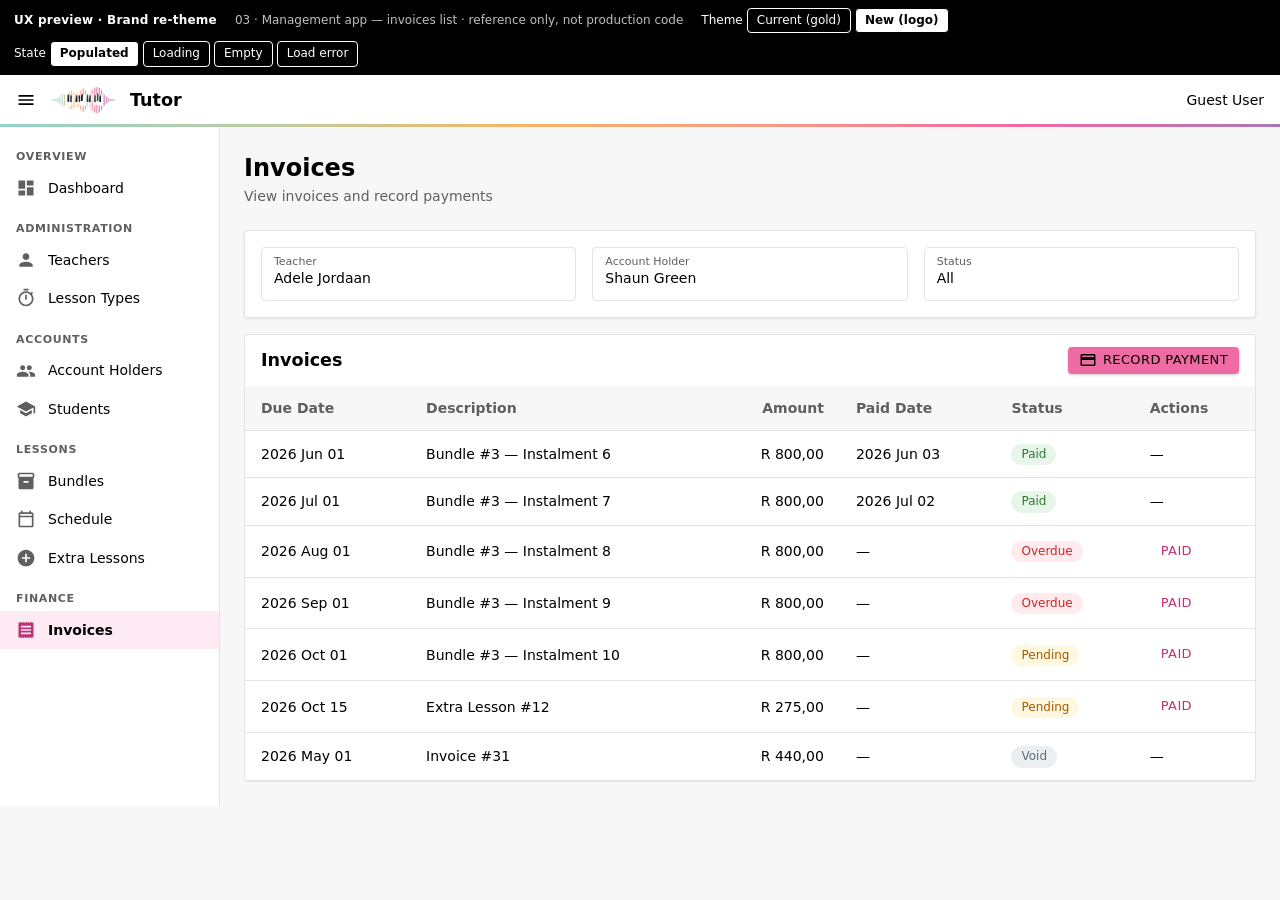
<file: docs/ux-previews/rebrand/03-invoices-list.html>
<!doctype html>
<html lang="en-ZA" data-theme="new">
<head><meta charset="utf-8"><meta name="viewport" content="width=device-width,initial-scale=1"><title>UX preview &#8212; invoices list</title>
<style>
/* ───────────── Tokens: NEW (logo palette). Hex values appear ONLY in this token block. ───────────── */
:root {
  --c-bg: #f7f7f7;  --c-bg-card: #ffffff;  --c-bg-raised: #f0f0f0;  --c-surface: #ffffff;
  --c-text: #000000;  --c-text-muted: #5f5f5f;  --c-text-dim: #8a8a8a;  --c-border: #e4e4e4;
  --c-accent: #ef6ba3;  --c-accent-deep: #c03276;  --c-on-accent: #000000;
  --c-brand-mint: #93d4c7;  --c-brand-sage: #b9cda4;  --c-brand-amber: #f6b669;
  --c-brand-coral: #f79b83;  --c-brand-pink: #ef6ba3;  --c-brand-orchid: #aa77b8;
  --c-brand-gradient: linear-gradient(90deg, var(--c-brand-mint), var(--c-brand-sage), var(--c-brand-amber), var(--c-brand-coral), var(--c-brand-pink), var(--c-brand-orchid));
  --c-success: #2b7a2f;  --c-warn: #a65700;  --c-danger: #c62828;
  --c-appbar-bg: #ffffff;  --c-appbar-text: #000000;  --c-appbar-strip: var(--c-brand-gradient);
  --c-nav-active-bg: rgba(239, 107, 163, .14);  --c-nav-active-icon: var(--c-accent-deep);
  --c-s1: var(--c-brand-mint);  --c-s2: var(--c-brand-amber);  --c-s3: var(--c-brand-coral);  --c-s4: var(--c-brand-pink);
  --c-q1: var(--c-brand-mint);  --c-q2: var(--c-brand-amber);  --c-q3: var(--c-brand-coral);  --c-q4: var(--c-brand-pink);
  --c-login-bg: var(--c-bg);  --c-legacy-blue: var(--c-accent-deep);
  --c-badge-bg: var(--c-accent);  --c-badge-fg: var(--c-on-accent);
  /* unchanged semantic status colours (same in both themes) */
  --chip-scheduled-bg: #e3f2fd;  --chip-scheduled-fg: #1565c0;
  --chip-completed-bg: #e8f5e9;  --chip-completed-fg: #2b7a2f;
  --chip-pending-bg:   #fff8e1;  --chip-pending-fg:   #a65700;
  --chip-paid-bg:      #e8f5e9;  --chip-paid-fg:      #2b7a2f;
  --chip-overdue-bg:   #ffebee;  --chip-overdue-fg:   #c62828;
  --chip-void-bg:      #eceff1;  --chip-void-fg:      #546e7a;
  --c-alert-error-bg: #fdeded;  --c-alert-error-fg: #5f2120;
  --c-alert-warn-bg:  #fff4e5;  --c-alert-warn-fg:  #663c00;
  --c-alert-ok-bg:    #edf7ed;  --c-alert-ok-fg:    #1e4620;
  --c-overlay: rgba(0, 0, 0, .45);
}
/* ───────────── Tokens: CURRENT (what the apps look like today) ───────────── */
:root[data-theme="current"] {
  --c-bg: #f0f2f5;  --c-bg-raised: #f0f2f5;
  --c-text: #3a3a3a;  --c-text-muted: #78797a;  --c-text-dim: #9a9b9c;  --c-border: #dfe1e3;
  --c-accent: #f3d395;  --c-accent-deep: #c8a84b;  --c-on-accent: #3a3a3a;
  --c-warn: #f57f17;  --c-success: #2e7d32;
  --chip-completed-fg: #2e7d32;  --chip-paid-fg: #2e7d32;  --chip-pending-fg: #f57f17;
  --c-appbar-bg: #f3d395;  --c-appbar-text: #3a3a3a;  --c-appbar-strip: transparent;
  --c-nav-active-bg: rgba(243, 211, 149, .13);  --c-nav-active-icon: #c8a84b;
  --c-s1: var(--c-accent);  --c-s2: var(--c-accent);  --c-s3: var(--c-accent);  --c-s4: var(--c-accent);
  --c-q1: var(--c-accent);  --c-q2: var(--c-accent);  --c-q3: var(--c-accent);  --c-q4: var(--c-accent);
  --c-legacy-blue: #1976d2;
  --c-badge-bg: linear-gradient(135deg, #f3d395 0%, #f9e8be 100%);  --c-badge-fg: #3a3a3a;
}
:root[data-theme="current"][data-app="student"],
:root[data-theme="current"][data-app="accountholder"] { --c-login-bg: linear-gradient(135deg, #667eea 0%, #764ba2 100%); }

/* ───────────── Base ───────────── */
* { box-sizing: border-box; }
[hidden] { display: none !important; }
html, body { margin: 0; }
body { font-family: Roboto, "Segoe UI", system-ui, sans-serif; font-size: 14px; color: var(--c-text); background: var(--c-bg); line-height: 1.45; }
h1, h2, h3, h4, h5, h6, p { margin: 0; }
.h4 { font-size: 2.1rem; font-weight: 700; line-height: 1.2; }
.h5 { font-size: 1.5rem; font-weight: 600; }
.h6 { font-size: 1.1rem; font-weight: 600; }
.sub1 { font-size: 1rem; font-weight: 600; }
.body2 { font-size: .875rem; }
.caption { font-size: .75rem; }
.muted { color: var(--c-text-muted); }
.right { text-align: right; }
.mb1 { margin-bottom: 4px; } .mb2 { margin-bottom: 8px; } .mb3 { margin-bottom: 16px; } .mb4 { margin-bottom: 24px; }
.row { display: flex; align-items: center; gap: 12px; } .spread { justify-content: space-between; } .grow { flex: 1; }
.ic { width: 20px; height: 20px; fill: currentColor; flex: none; } .ic.lg { width: 36px; height: 36px; } .ic.sm { width: 18px; height: 18px; }
.ic.primary-text { fill: var(--c-accent-deep); }   /* proposal: Color.Primary used as text/icon -> deep pink */

/* ───────────── Mockup chrome (not part of the app) ───────────── */
.mx { position: sticky; top: 0; z-index: 60; display: flex; flex-wrap: wrap; gap: 8px 18px; align-items: center; padding: 8px 14px; background: var(--c-text); color: var(--c-surface); font-size: 12px; }
.mx b { letter-spacing: .02em; } .mx .grp { display: inline-flex; align-items: center; gap: 4px; }
.mx button { font: inherit; color: inherit; background: transparent; border: 1px solid currentColor; border-radius: 4px; padding: 3px 9px; cursor: pointer; }
.mx button[aria-pressed="true"] { background: var(--c-surface); color: var(--c-text); font-weight: 700; }
.mx .note { opacity: .75; }
.only-current { display: none; } :root[data-theme="current"] .only-current { display: initial; } :root[data-theme="current"] .only-new { display: none; }

/* ───────────── Shell (UI_SKILL §5) ───────────── */
.hc-shell { display: grid; grid-template-columns: 220px 1fr; grid-template-rows: 52px 1fr; min-height: 640px; background: var(--c-bg); }
.hc-topbar { grid-column: 1 / 3; display: flex; align-items: center; gap: 12px; padding: 0 16px; background: var(--c-appbar-bg); color: var(--c-appbar-text); position: relative; border-bottom: 1px solid var(--c-border); }
.hc-topbar::after { content: ""; position: absolute; left: 0; right: 0; bottom: -1px; height: 3px; background: var(--c-appbar-strip); }
.hc-topbar .brand { font-size: 1.1rem; font-weight: 600; } .hc-topbar .mark { height: 28px; width: auto; display: block; }
.hc-nav { background: var(--c-bg-card); border-right: 1px solid var(--c-border); padding: 8px 0; }
.hc-nav__section { font-size: 11px; font-weight: 700; text-transform: uppercase; letter-spacing: .06em; color: var(--c-text-muted); padding: 14px 16px 4px; }
.hc-nav__item { display: flex; align-items: center; gap: 12px; padding: 9px 16px; color: var(--c-text); font-size: 14px; }
.hc-nav__icon { width: 20px; height: 20px; fill: var(--c-text-muted); }
.hc-nav__item.active { background: var(--c-nav-active-bg); font-weight: 600; } .hc-nav__item.active .hc-nav__icon { fill: var(--c-nav-active-icon); }
.hc-body { padding: 24px; min-width: 0; position: relative; }
.portal-body { padding: 24px; max-width: 1100px; margin: 0 auto; }
.page-header { margin-bottom: 24px; }

/* ───────────── Components ───────────── */
.paper { background: var(--c-bg-card); border: 1px solid var(--c-border); border-radius: 4px; box-shadow: 0 1px 3px rgba(0, 0, 0, .08); padding: 16px; }
.paper.flat { box-shadow: none; } .paper.inner { background: var(--c-bg-raised); border: 0; box-shadow: none; padding: 12px; }
.grid { display: grid; gap: 16px; } .g4 { grid-template-columns: repeat(4, 1fr); } .g2 { grid-template-columns: repeat(2, 1fr); } .g3 { grid-template-columns: repeat(3, 1fr); }
.stat { border-left: 4px solid var(--c-s1); } .stat.s2 { border-left-color: var(--c-s2); } .stat.s3 { border-left-color: var(--c-s3); } .stat.s4 { border-left-color: var(--c-s4); }
.qcard { border-top: 3px solid var(--c-q1); background: var(--c-bg-raised); border-radius: 4px; padding: 10px 12px; } .qcard.q2 { border-top-color: var(--c-q2); } .qcard.q3 { border-top-color: var(--c-q3); } .qcard.q4 { border-top-color: var(--c-q4); }
.val-success { color: var(--c-success); } .val-warn { color: var(--c-warn); } .val-danger { color: var(--c-danger); }
.btn { display: inline-flex; align-items: center; gap: 6px; font: inherit; font-size: 14px; font-weight: 500; text-transform: uppercase; letter-spacing: .03em; padding: 6px 16px; border-radius: 4px; border: 1px solid transparent; background: transparent; color: var(--c-text); cursor: pointer; }
.btn.sm { padding: 3px 10px; font-size: 13px; }
.btn.filled { background: var(--c-accent); color: var(--c-on-accent); box-shadow: 0 1px 3px rgba(0, 0, 0, .2); }
.btn.filled[disabled] { background: var(--c-border); color: var(--c-text-dim); box-shadow: none; cursor: default; }
.btn.outlined { border-color: var(--c-border); color: var(--c-text-muted); }
.btn.text-primary { color: var(--c-accent-deep); }
.btn.text-muted { color: var(--c-text-muted); }
.chip { display: inline-block; padding: 2px 10px; border-radius: 16px; font-size: 12px; font-weight: 500; }
.chip.scheduled { background: var(--chip-scheduled-bg); color: var(--chip-scheduled-fg); } .chip.completed { background: var(--chip-completed-bg); color: var(--chip-completed-fg); }
.chip.pending { background: var(--chip-pending-bg); color: var(--chip-pending-fg); } .chip.paid { background: var(--chip-paid-bg); color: var(--chip-paid-fg); }
.chip.overdue { background: var(--chip-overdue-bg); color: var(--chip-overdue-fg); } .chip.void { background: var(--chip-void-bg); color: var(--chip-void-fg); }
.tbl { width: 100%; border-collapse: collapse; }
.tbl th { text-align: left; padding: 12px 16px; font-weight: 600; color: var(--c-text-muted); background: var(--c-bg); border-bottom: 1px solid var(--c-border); }
.tbl td { padding: 12px 16px; border-bottom: 1px solid var(--c-border); } .tbl tr:hover td { background: var(--c-bg-raised); }
.tbl .num { text-align: right; white-space: nowrap; }
.toolbar { display: flex; align-items: center; justify-content: space-between; padding: 12px 16px; }
.alert { display: flex; gap: 12px; align-items: flex-start; padding: 12px 16px; border-radius: 4px; }
.alert.err { background: var(--c-alert-error-bg); color: var(--c-alert-error-fg); } .alert.warn { background: var(--c-alert-warn-bg); color: var(--c-alert-warn-fg); } .alert.ok { background: var(--c-alert-ok-bg); color: var(--c-alert-ok-fg); }
.prog { height: 4px; background: var(--c-border); border-radius: 2px; overflow: hidden; position: relative; }
.prog > i { position: absolute; top: 0; bottom: 0; left: 0; width: 40%; background: var(--c-accent); animation: slide 1.2s infinite ease-in-out; }
.prog.det > i { animation: none; position: static; display: block; height: 100%; }
@keyframes slide { 0% { left: -40%; } 100% { left: 100%; } }
.skel { display: inline-block; height: 1em; width: 5em; border-radius: 4px; background: var(--c-border); vertical-align: middle; }
.tabs { display: flex; border-bottom: 1px solid var(--c-border); margin-bottom: 16px; }
.tab { padding: 12px 20px; font-weight: 500; text-transform: uppercase; font-size: 14px; letter-spacing: .03em; color: var(--c-text-muted); border-bottom: 2px solid transparent; }
.tab.active { color: var(--c-accent-deep); border-bottom-color: var(--c-accent); }
.field { position: relative; border: 1px solid var(--c-border); border-radius: 4px; padding: 20px 12px 8px; background: var(--c-surface); min-height: 54px; }
.field > label { position: absolute; top: 6px; left: 12px; font-size: 11px; color: var(--c-text-muted); }
.field.err { border-color: var(--c-danger); } .field.err > label { color: var(--c-danger); }
.help { font-size: 12px; color: var(--c-text-muted); padding: 3px 12px 0; } .help.err { color: var(--c-danger); }
.radio { display: inline-flex; align-items: center; gap: 8px; margin-right: 18px; }
.radio i { width: 18px; height: 18px; border: 2px solid var(--c-text-muted); border-radius: 50%; position: relative; display: inline-block; }
.radio.on i { border-color: var(--c-accent-deep); } .radio.on i::after { content: ""; position: absolute; inset: 2px; border-radius: 50%; background: var(--c-accent); }
.overlay { position: fixed; inset: 0; z-index: 40; background: var(--c-overlay); display: flex; justify-content: center; align-items: flex-start; padding: 70px 16px 16px; overflow: auto; }
.dialog { width: min(780px, 100%); background: var(--c-bg-card); border-radius: 4px; box-shadow: 0 11px 15px rgba(0, 0, 0, .25); }
.dialog > .dh { padding: 16px 24px 8px; } .dialog > .dc { padding: 8px 24px 16px; } .dialog > .da { padding: 8px 16px 16px; display: flex; justify-content: flex-end; gap: 8px; }
.snack { position: fixed; z-index: 70; left: 50%; bottom: 20px; transform: translateX(-50%); padding: 12px 20px; border-radius: 4px; box-shadow: 0 3px 8px rgba(0, 0, 0, .3); color: var(--c-surface); }
.snack.err { background: var(--c-danger); } .snack.warn { background: var(--c-warn); } .snack.ok { background: var(--c-success); }
.badge { display: inline-block; padding: 6px 16px; border-radius: 16px; font-weight: 600; background: var(--c-badge-bg); color: var(--c-badge-fg); }
.empty { display: flex; flex-direction: column; align-items: center; gap: 8px; padding: 24px; text-align: center; color: var(--c-text-muted); }
/* Login */
.login-stage { min-height: 640px; display: flex; flex-direction: column; background: var(--c-login-bg); }
.login-stage > .hc-topbar { grid-column: auto; }
.login-main { flex: 1; display: flex; align-items: center; justify-content: center; padding: 24px; }
.login-card { width: 360px; text-align: center; padding: 32px; }
.logo-full { width: 240px; height: auto; display: block; margin: 0 auto 8px; }
.legacy-icon { width: 48px; height: 48px; fill: var(--c-legacy-blue); margin-bottom: 4px; }
.accent-strip { height: 4px; border-radius: 2px; background: var(--c-brand-gradient); margin: 0 auto 20px; width: 240px; }
.stack > * + * { margin-top: 12px; }

.top-accent { border-top: 4px solid var(--c-accent); }
.next-card { border-left: 4px solid var(--c-accent); }
.eyebrow { font-size: 11px; font-weight: 700; text-transform: uppercase; letter-spacing: .06em; color: var(--c-text-muted); }
.aging { border-left: 4px solid var(--c-success); } .aging.w { border-left-color: var(--c-warn); } .aging.d { border-left-color: var(--c-danger); }
.crumbs { font-size: 12px; color: var(--c-text-muted); margin-bottom: 12px; } .crumbs b { color: var(--c-text); font-weight: 500; }
.qrow { display: grid; grid-template-columns: 150px 1fr 90px; align-items: center; gap: 12px; padding: 6px 0; }
.nowrap { white-space: nowrap; }
.hc-shell.dim { filter: none; }
</style></head>
<body data-default-state="populated">
<div class="mx"><b>UX preview &middot; Brand re-theme</b><span class="note">03 · Management app — invoices list &middot; reference only, not production code</span><span class="grp">Theme <button data-theme-btn="current">Current (gold)</button><button data-theme-btn="new">New (logo)</button></span><span class="grp">State <button data-state-btn="populated">Populated</button><button data-state-btn="loading">Loading</button><button data-state-btn="empty">Empty</button><button data-state-btn="error">Load error</button></span></div>
<div class="hc-shell">
  <header class="hc-topbar"><svg class="ic"><use href="#i-menu"/></svg><img class="mark only-new" src="[data-uri]" alt=""><svg class="ic only-current"><use href="#i-note"/></svg><span class="brand">Tutor</span><span class="grow"></span><span class="body2">Guest User</span></header>
  <nav class="hc-nav"><div class="hc-nav__section">Overview</div><div class="hc-nav__item"><svg class="hc-nav__icon"><use href="#i-dash"/></svg>Dashboard</div><div class="hc-nav__section">Administration</div><div class="hc-nav__item"><svg class="hc-nav__icon"><use href="#i-person"/></svg>Teachers</div><div class="hc-nav__item"><svg class="hc-nav__icon"><use href="#i-timer"/></svg>Lesson Types</div><div class="hc-nav__section">Accounts</div><div class="hc-nav__item"><svg class="hc-nav__icon"><use href="#i-people"/></svg>Account Holders</div><div class="hc-nav__item"><svg class="hc-nav__icon"><use href="#i-school"/></svg>Students</div><div class="hc-nav__section">Lessons</div><div class="hc-nav__item"><svg class="hc-nav__icon"><use href="#i-inv"/></svg>Bundles</div><div class="hc-nav__item"><svg class="hc-nav__icon"><use href="#i-cal"/></svg>Schedule</div><div class="hc-nav__item"><svg class="hc-nav__icon"><use href="#i-add"/></svg>Extra Lessons</div><div class="hc-nav__section">Finance</div><div class="hc-nav__item active"><svg class="hc-nav__icon"><use href="#i-receipt"/></svg>Invoices</div></nav>
  <main class="hc-body">
    <div class="page-header"><div class="h5">Invoices</div><div class="body2 muted">View invoices and record payments</div></div>

    <div class="paper mb3"><div class="grid g3">
      <div class="field"><label>Teacher</label>Adele Jordaan</div>
      <div class="field"><label>Account Holder</label>Shaun Green</div>
      <div class="field"><label>Status</label>All</div>
    </div></div>

    <div class="prog mb3" data-show="loading"><i></i></div>

    <div class="paper flat" style="padding:0">
      <div class="toolbar"><span class="h6">Invoices</span>
        <button class="btn filled sm"><svg class="ic sm"><use href="#i-pay"/></svg>Record Payment</button></div>
      <table class="tbl">
        <thead><tr><th>Due Date</th><th>Description</th><th class="num">Amount</th><th>Paid Date</th><th>Status</th><th>Actions</th></tr></thead>
        <tbody data-show="populated">
          <tr><td>2026 Jun 01</td><td>Bundle #3 — Instalment 6</td><td class="num">R 800,00</td><td>2026 Jun 03</td><td><span class="chip paid">Paid</span></td><td>—</td></tr>
          <tr><td>2026 Jul 01</td><td>Bundle #3 — Instalment 7</td><td class="num">R 800,00</td><td>2026 Jul 02</td><td><span class="chip paid">Paid</span></td><td>—</td></tr>
          <tr><td>2026 Aug 01</td><td>Bundle #3 — Instalment 8</td><td class="num">R 800,00</td><td>—</td><td><span class="chip overdue">Overdue</span></td><td><button class="btn sm text-primary">Paid</button></td></tr>
          <tr><td>2026 Sep 01</td><td>Bundle #3 — Instalment 9</td><td class="num">R 800,00</td><td>—</td><td><span class="chip overdue">Overdue</span></td><td><button class="btn sm text-primary">Paid</button></td></tr>
          <tr><td>2026 Oct 01</td><td>Bundle #3 — Instalment 10</td><td class="num">R 800,00</td><td>—</td><td><span class="chip pending">Pending</span></td><td><button class="btn sm text-primary">Paid</button></td></tr>
          <tr><td>2026 Oct 15</td><td>Extra Lesson #12</td><td class="num">R 275,00</td><td>—</td><td><span class="chip pending">Pending</span></td><td><button class="btn sm text-primary">Paid</button></td></tr>
          <tr><td>2026 May 01</td><td>Invoice #31</td><td class="num">R 440,00</td><td>—</td><td><span class="chip void">Void</span></td><td>—</td></tr>
        </tbody>
        <tbody data-show="loading">
          <tr><td><span class="skel"></span></td><td><span class="skel" style="width:12em"></span></td><td class="num"><span class="skel"></span></td><td><span class="skel"></span></td><td><span class="skel"></span></td><td><span class="skel"></span></td></tr>
          <tr><td><span class="skel"></span></td><td><span class="skel" style="width:12em"></span></td><td class="num"><span class="skel"></span></td><td><span class="skel"></span></td><td><span class="skel"></span></td><td><span class="skel"></span></td></tr>
          <tr><td><span class="skel"></span></td><td><span class="skel" style="width:12em"></span></td><td class="num"><span class="skel"></span></td><td><span class="skel"></span></td><td><span class="skel"></span></td><td><span class="skel"></span></td></tr>
        </tbody>
      </table>
      <div class="empty" data-show="empty error"><svg class="ic lg"><use href="#i-receipt"/></svg><div class="sub1">No invoices found</div><div class="body2">There are no invoices for this account holder yet.</div></div>
    </div>
  </main>
</div>
<div class="snack err" data-show="error">Failed to load invoices. Please try again.</div>
</body>

<svg xmlns="http://www.w3.org/2000/svg" style="display:none">
  <symbol id="i-menu" viewBox="0 0 24 24"><path d="M3 18h18v-2H3v2zm0-5h18v-2H3v2zm0-7v2h18V6H3z"/></symbol>
  <symbol id="i-note" viewBox="0 0 24 24"><path d="M12 3v10.55c-.59-.34-1.27-.55-2-.55-2.21 0-4 1.79-4 4s1.79 4 4 4 4-1.79 4-4V7h4V3h-6z"/></symbol>
  <symbol id="i-dash" viewBox="0 0 24 24"><path d="M3 13h8V3H3v10zm0 8h8v-6H3v6zm10 0h8V11h-8v10zm0-18v6h8V3h-8z"/></symbol>
  <symbol id="i-person" viewBox="0 0 24 24"><path d="M12 12c2.21 0 4-1.79 4-4s-1.79-4-4-4-4 1.79-4 4 1.79 4 4 4zm0 2c-2.67 0-8 1.34-8 4v2h16v-2c0-2.66-5.33-4-8-4z"/></symbol>
  <symbol id="i-people" viewBox="0 0 24 24"><path d="M16 11c1.66 0 2.99-1.34 2.99-3S17.66 5 16 5c-1.66 0-3 1.34-3 3s1.34 3 3 3zm-8 0c1.66 0 2.99-1.34 2.99-3S9.66 5 8 5C6.34 5 5 6.34 5 8s1.34 3 3 3zm0 2c-2.33 0-7 1.17-7 3.5V19h14v-2.5c0-2.33-4.67-3.5-7-3.5zm8 0c-.29 0-.62.02-.97.05 1.16.84 1.97 1.97 1.97 3.45V19h6v-2.5c0-2.33-4.67-3.5-7-3.5z"/></symbol>
  <symbol id="i-timer" viewBox="0 0 24 24"><path d="M15 1H9v2h6V1zm-4 13h2V8h-2v6zm8.03-6.61l1.42-1.42c-.43-.51-.9-.99-1.41-1.41l-1.42 1.42C16.07 4.74 14.12 4 12 4c-4.97 0-9 4.03-9 9s4.02 9 9 9 9-4.03 9-9c0-2.12-.74-4.07-1.97-5.61zM12 20c-3.87 0-7-3.13-7-7s3.13-7 7-7 7 3.13 7 7-3.13 7-7 7z"/></symbol>
  <symbol id="i-school" viewBox="0 0 24 24"><path d="M5 13.18v4L12 21l7-3.82v-4L12 17l-7-3.82zM12 3L1 9l11 6 9-4.91V17h2V9L12 3z"/></symbol>
  <symbol id="i-lib" viewBox="0 0 24 24"><path d="M20 2H8c-1.1 0-2 .9-2 2v12c0 1.1.9 2 2 2h12c1.1 0 2-.9 2-2V4c0-1.1-.9-2-2-2zm-2 5h-3v5.5c0 1.38-1.12 2.5-2.5 2.5S10 13.88 10 12.5s1.12-2.5 2.5-2.5c.57 0 1.08.19 1.5.51V5h4v2zM4 6H2v14c0 1.1.9 2 2 2h14v-2H4V6z"/></symbol>
  <symbol id="i-inv" viewBox="0 0 24 24"><path d="M20 2H4c-1 0-2 .9-2 2v3.01c0 .72.43 1.34 1 1.69V20c0 1.1 1.1 2 2 2h14c.9 0 2-.9 2-2V8.7c.57-.35 1-.97 1-1.69V4c0-1.1-1-2-2-2zm-5 12H9v-2h6v2zm5-7H4V4h16v3z"/></symbol>
  <symbol id="i-cal" viewBox="0 0 24 24"><path d="M19 4h-1V2h-2v2H8V2H6v2H5c-1.11 0-1.99.9-1.99 2L3 20c0 1.1.89 2 2 2h14c1.1 0 2-.9 2-2V6c0-1.1-.9-2-2-2zm0 16H5V10h14v10zm0-12H5V6h14v2z"/></symbol>
  <symbol id="i-add" viewBox="0 0 24 24"><path d="M12 2C6.48 2 2 6.48 2 12s4.48 10 10 10 10-4.48 10-10S17.52 2 12 2zm5 11h-4v4h-2v-4H7v-2h4V7h2v4h4v2z"/></symbol>
  <symbol id="i-receipt" viewBox="0 0 24 24"><path d="M18 17H6v-2h12v2zm0-4H6v-2h12v2zm0-4H6V7h12v2zM3 22l1.5-1.5L6 22l1.5-1.5L9 22l1.5-1.5L12 22l1.5-1.5L15 22l1.5-1.5L18 22l1.5-1.5L21 22V2l-1.5 1.5L18 2l-1.5 1.5L15 2l-1.5 1.5L12 2l-1.5 1.5L9 2 7.5 3.5 6 2 4.5 3.5 3 2v20z"/></symbol>
  <symbol id="i-check" viewBox="0 0 24 24"><path d="M12 2C6.48 2 2 6.48 2 12s4.48 10 10 10 10-4.48 10-10S17.52 2 12 2zm-2 15l-5-5 1.41-1.41L10 14.17l7.59-7.59L19 8l-9 9z"/></symbol>
  <symbol id="i-pay" viewBox="0 0 24 24"><path d="M20 4H4c-1.11 0-1.99.89-1.99 2L2 18c0 1.11.89 2 2 2h16c1.11 0 2-.89 2-2V6c0-1.11-.89-2-2-2zm0 14H4v-6h16v6zm0-10H4V6h16v2z"/></symbol>
  <symbol id="i-warn" viewBox="0 0 24 24"><path d="M1 21h22L12 2 1 21zm12-3h-2v-2h2v2zm0-4h-2v-4h2v4z"/></symbol>
  <symbol id="i-error" viewBox="0 0 24 24"><path d="M12 2C6.48 2 2 6.48 2 12s4.48 10 10 10 10-4.48 10-10S17.52 2 12 2zm1 15h-2v-2h2v2zm0-4h-2V7h2v6z"/></symbol>
  <symbol id="i-busy" viewBox="0 0 24 24"><path d="M9.31 17l2.44-2.44L14.19 17l1.06-1.06-2.44-2.44 2.44-2.44L14.19 10l-2.44 2.44L9.31 10l-1.06 1.06 2.44 2.44-2.44 2.44L9.31 17zM19 3h-1V1h-2v2H8V1H6v2H5c-1.11 0-1.99.9-1.99 2L3 19c0 1.1.89 2 2 2h14c1.1 0 2-.9 2-2V5c0-1.1-.9-2-2-2zm0 16H5V8h14v11z"/></symbol>
</svg>

<script>
(function () {
  var root = document.documentElement;
  function press(attr, value) {
    document.querySelectorAll('[' + attr + ']').forEach(function (b) { b.setAttribute('aria-pressed', String(b.getAttribute(attr) === value)); });
  }
  window.setTheme = function (t) { root.dataset.theme = t; press('data-theme-btn', t); };
  window.setState = function (s) {
    press('data-state-btn', s);
    document.querySelectorAll('[data-show]').forEach(function (el) { el.hidden = el.dataset.show.split(' ').indexOf(s) === -1; });
  };
  window.setApp = function (a) {
    root.dataset.app = a; press('data-app-btn', a);
    document.querySelectorAll('[data-app-show]').forEach(function (el) { el.hidden = el.dataset.appShow.split(' ').indexOf(a) === -1; });
  };
  document.addEventListener('click', function (e) {
    var b = e.target.closest('button'); if (!b) return;
    if (b.dataset.themeBtn) setTheme(b.dataset.themeBtn);
    if (b.dataset.stateBtn) setState(b.dataset.stateBtn);
    if (b.dataset.appBtn) setApp(b.dataset.appBtn);
  });
  setTheme(new URLSearchParams(location.search).get('theme') === 'current' ? 'current' : 'new');
  setState(document.body.dataset.defaultState || 'populated');
  if (document.querySelector('[data-app-btn]')) setApp(document.body.dataset.defaultApp || 'management');
})();
</script>
</html>
</file>
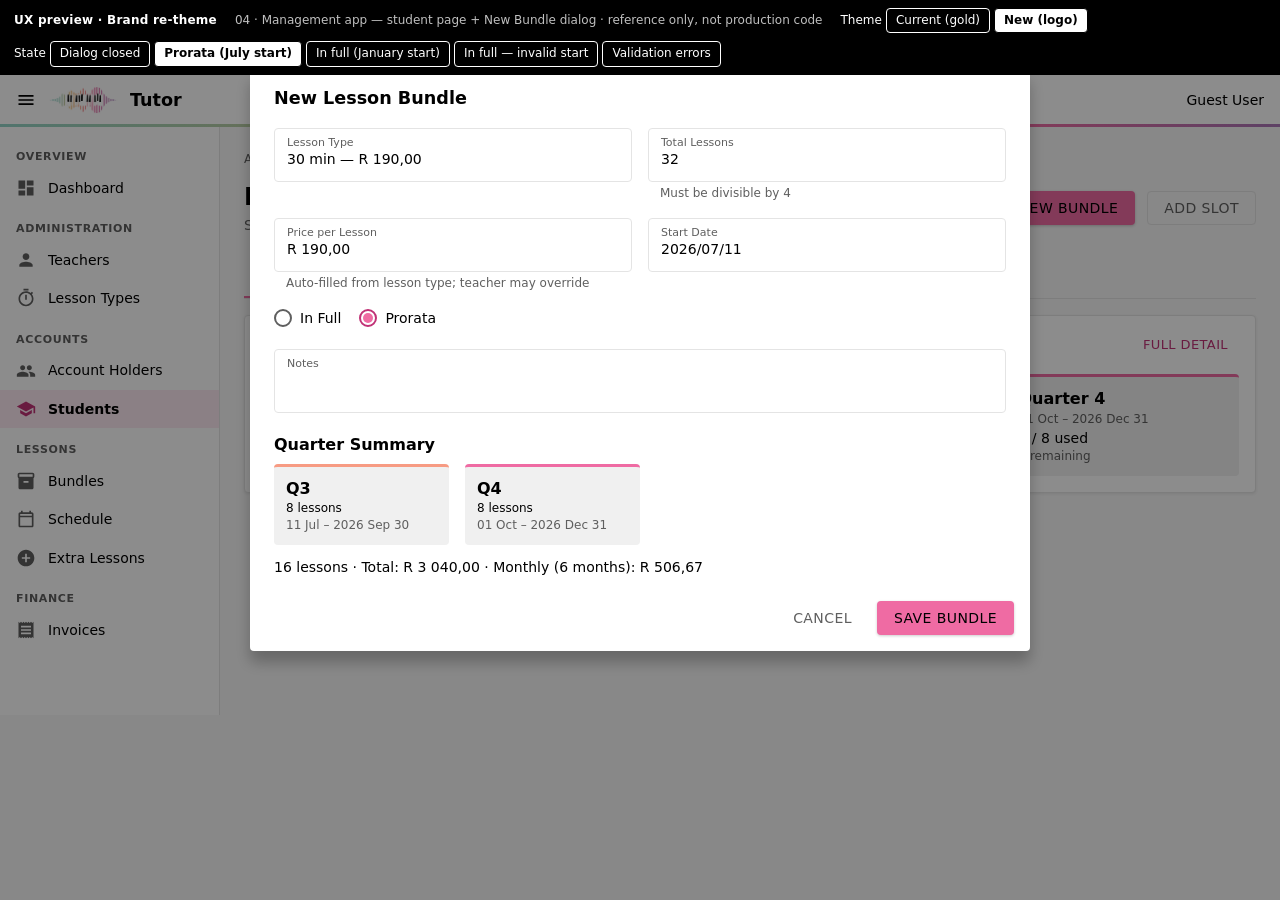
<file: docs/ux-previews/rebrand/04-new-bundle-dialog.html>
<!doctype html>
<html lang="en-ZA" data-theme="new">
<head><meta charset="utf-8"><meta name="viewport" content="width=device-width,initial-scale=1"><title>UX preview &#8212; new bundle dialog</title>
<style>
/* ───────────── Tokens: NEW (logo palette). Hex values appear ONLY in this token block. ───────────── */
:root {
  --c-bg: #f7f7f7;  --c-bg-card: #ffffff;  --c-bg-raised: #f0f0f0;  --c-surface: #ffffff;
  --c-text: #000000;  --c-text-muted: #5f5f5f;  --c-text-dim: #8a8a8a;  --c-border: #e4e4e4;
  --c-accent: #ef6ba3;  --c-accent-deep: #c03276;  --c-on-accent: #000000;
  --c-brand-mint: #93d4c7;  --c-brand-sage: #b9cda4;  --c-brand-amber: #f6b669;
  --c-brand-coral: #f79b83;  --c-brand-pink: #ef6ba3;  --c-brand-orchid: #aa77b8;
  --c-brand-gradient: linear-gradient(90deg, var(--c-brand-mint), var(--c-brand-sage), var(--c-brand-amber), var(--c-brand-coral), var(--c-brand-pink), var(--c-brand-orchid));
  --c-success: #2b7a2f;  --c-warn: #a65700;  --c-danger: #c62828;
  --c-appbar-bg: #ffffff;  --c-appbar-text: #000000;  --c-appbar-strip: var(--c-brand-gradient);
  --c-nav-active-bg: rgba(239, 107, 163, .14);  --c-nav-active-icon: var(--c-accent-deep);
  --c-s1: var(--c-brand-mint);  --c-s2: var(--c-brand-amber);  --c-s3: var(--c-brand-coral);  --c-s4: var(--c-brand-pink);
  --c-q1: var(--c-brand-mint);  --c-q2: var(--c-brand-amber);  --c-q3: var(--c-brand-coral);  --c-q4: var(--c-brand-pink);
  --c-login-bg: var(--c-bg);  --c-legacy-blue: var(--c-accent-deep);
  --c-badge-bg: var(--c-accent);  --c-badge-fg: var(--c-on-accent);
  /* unchanged semantic status colours (same in both themes) */
  --chip-scheduled-bg: #e3f2fd;  --chip-scheduled-fg: #1565c0;
  --chip-completed-bg: #e8f5e9;  --chip-completed-fg: #2b7a2f;
  --chip-pending-bg:   #fff8e1;  --chip-pending-fg:   #a65700;
  --chip-paid-bg:      #e8f5e9;  --chip-paid-fg:      #2b7a2f;
  --chip-overdue-bg:   #ffebee;  --chip-overdue-fg:   #c62828;
  --chip-void-bg:      #eceff1;  --chip-void-fg:      #546e7a;
  --c-alert-error-bg: #fdeded;  --c-alert-error-fg: #5f2120;
  --c-alert-warn-bg:  #fff4e5;  --c-alert-warn-fg:  #663c00;
  --c-alert-ok-bg:    #edf7ed;  --c-alert-ok-fg:    #1e4620;
  --c-overlay: rgba(0, 0, 0, .45);
}
/* ───────────── Tokens: CURRENT (what the apps look like today) ───────────── */
:root[data-theme="current"] {
  --c-bg: #f0f2f5;  --c-bg-raised: #f0f2f5;
  --c-text: #3a3a3a;  --c-text-muted: #78797a;  --c-text-dim: #9a9b9c;  --c-border: #dfe1e3;
  --c-accent: #f3d395;  --c-accent-deep: #c8a84b;  --c-on-accent: #3a3a3a;
  --c-warn: #f57f17;  --c-success: #2e7d32;
  --chip-completed-fg: #2e7d32;  --chip-paid-fg: #2e7d32;  --chip-pending-fg: #f57f17;
  --c-appbar-bg: #f3d395;  --c-appbar-text: #3a3a3a;  --c-appbar-strip: transparent;
  --c-nav-active-bg: rgba(243, 211, 149, .13);  --c-nav-active-icon: #c8a84b;
  --c-s1: var(--c-accent);  --c-s2: var(--c-accent);  --c-s3: var(--c-accent);  --c-s4: var(--c-accent);
  --c-q1: var(--c-accent);  --c-q2: var(--c-accent);  --c-q3: var(--c-accent);  --c-q4: var(--c-accent);
  --c-legacy-blue: #1976d2;
  --c-badge-bg: linear-gradient(135deg, #f3d395 0%, #f9e8be 100%);  --c-badge-fg: #3a3a3a;
}
:root[data-theme="current"][data-app="student"],
:root[data-theme="current"][data-app="accountholder"] { --c-login-bg: linear-gradient(135deg, #667eea 0%, #764ba2 100%); }

/* ───────────── Base ───────────── */
* { box-sizing: border-box; }
[hidden] { display: none !important; }
html, body { margin: 0; }
body { font-family: Roboto, "Segoe UI", system-ui, sans-serif; font-size: 14px; color: var(--c-text); background: var(--c-bg); line-height: 1.45; }
h1, h2, h3, h4, h5, h6, p { margin: 0; }
.h4 { font-size: 2.1rem; font-weight: 700; line-height: 1.2; }
.h5 { font-size: 1.5rem; font-weight: 600; }
.h6 { font-size: 1.1rem; font-weight: 600; }
.sub1 { font-size: 1rem; font-weight: 600; }
.body2 { font-size: .875rem; }
.caption { font-size: .75rem; }
.muted { color: var(--c-text-muted); }
.right { text-align: right; }
.mb1 { margin-bottom: 4px; } .mb2 { margin-bottom: 8px; } .mb3 { margin-bottom: 16px; } .mb4 { margin-bottom: 24px; }
.row { display: flex; align-items: center; gap: 12px; } .spread { justify-content: space-between; } .grow { flex: 1; }
.ic { width: 20px; height: 20px; fill: currentColor; flex: none; } .ic.lg { width: 36px; height: 36px; } .ic.sm { width: 18px; height: 18px; }
.ic.primary-text { fill: var(--c-accent-deep); }   /* proposal: Color.Primary used as text/icon -> deep pink */

/* ───────────── Mockup chrome (not part of the app) ───────────── */
.mx { position: sticky; top: 0; z-index: 60; display: flex; flex-wrap: wrap; gap: 8px 18px; align-items: center; padding: 8px 14px; background: var(--c-text); color: var(--c-surface); font-size: 12px; }
.mx b { letter-spacing: .02em; } .mx .grp { display: inline-flex; align-items: center; gap: 4px; }
.mx button { font: inherit; color: inherit; background: transparent; border: 1px solid currentColor; border-radius: 4px; padding: 3px 9px; cursor: pointer; }
.mx button[aria-pressed="true"] { background: var(--c-surface); color: var(--c-text); font-weight: 700; }
.mx .note { opacity: .75; }
.only-current { display: none; } :root[data-theme="current"] .only-current { display: initial; } :root[data-theme="current"] .only-new { display: none; }

/* ───────────── Shell (UI_SKILL §5) ───────────── */
.hc-shell { display: grid; grid-template-columns: 220px 1fr; grid-template-rows: 52px 1fr; min-height: 640px; background: var(--c-bg); }
.hc-topbar { grid-column: 1 / 3; display: flex; align-items: center; gap: 12px; padding: 0 16px; background: var(--c-appbar-bg); color: var(--c-appbar-text); position: relative; border-bottom: 1px solid var(--c-border); }
.hc-topbar::after { content: ""; position: absolute; left: 0; right: 0; bottom: -1px; height: 3px; background: var(--c-appbar-strip); }
.hc-topbar .brand { font-size: 1.1rem; font-weight: 600; } .hc-topbar .mark { height: 28px; width: auto; display: block; }
.hc-nav { background: var(--c-bg-card); border-right: 1px solid var(--c-border); padding: 8px 0; }
.hc-nav__section { font-size: 11px; font-weight: 700; text-transform: uppercase; letter-spacing: .06em; color: var(--c-text-muted); padding: 14px 16px 4px; }
.hc-nav__item { display: flex; align-items: center; gap: 12px; padding: 9px 16px; color: var(--c-text); font-size: 14px; }
.hc-nav__icon { width: 20px; height: 20px; fill: var(--c-text-muted); }
.hc-nav__item.active { background: var(--c-nav-active-bg); font-weight: 600; } .hc-nav__item.active .hc-nav__icon { fill: var(--c-nav-active-icon); }
.hc-body { padding: 24px; min-width: 0; position: relative; }
.portal-body { padding: 24px; max-width: 1100px; margin: 0 auto; }
.page-header { margin-bottom: 24px; }

/* ───────────── Components ───────────── */
.paper { background: var(--c-bg-card); border: 1px solid var(--c-border); border-radius: 4px; box-shadow: 0 1px 3px rgba(0, 0, 0, .08); padding: 16px; }
.paper.flat { box-shadow: none; } .paper.inner { background: var(--c-bg-raised); border: 0; box-shadow: none; padding: 12px; }
.grid { display: grid; gap: 16px; } .g4 { grid-template-columns: repeat(4, 1fr); } .g2 { grid-template-columns: repeat(2, 1fr); } .g3 { grid-template-columns: repeat(3, 1fr); }
.stat { border-left: 4px solid var(--c-s1); } .stat.s2 { border-left-color: var(--c-s2); } .stat.s3 { border-left-color: var(--c-s3); } .stat.s4 { border-left-color: var(--c-s4); }
.qcard { border-top: 3px solid var(--c-q1); background: var(--c-bg-raised); border-radius: 4px; padding: 10px 12px; } .qcard.q2 { border-top-color: var(--c-q2); } .qcard.q3 { border-top-color: var(--c-q3); } .qcard.q4 { border-top-color: var(--c-q4); }
.val-success { color: var(--c-success); } .val-warn { color: var(--c-warn); } .val-danger { color: var(--c-danger); }
.btn { display: inline-flex; align-items: center; gap: 6px; font: inherit; font-size: 14px; font-weight: 500; text-transform: uppercase; letter-spacing: .03em; padding: 6px 16px; border-radius: 4px; border: 1px solid transparent; background: transparent; color: var(--c-text); cursor: pointer; }
.btn.sm { padding: 3px 10px; font-size: 13px; }
.btn.filled { background: var(--c-accent); color: var(--c-on-accent); box-shadow: 0 1px 3px rgba(0, 0, 0, .2); }
.btn.filled[disabled] { background: var(--c-border); color: var(--c-text-dim); box-shadow: none; cursor: default; }
.btn.outlined { border-color: var(--c-border); color: var(--c-text-muted); }
.btn.text-primary { color: var(--c-accent-deep); }
.btn.text-muted { color: var(--c-text-muted); }
.chip { display: inline-block; padding: 2px 10px; border-radius: 16px; font-size: 12px; font-weight: 500; }
.chip.scheduled { background: var(--chip-scheduled-bg); color: var(--chip-scheduled-fg); } .chip.completed { background: var(--chip-completed-bg); color: var(--chip-completed-fg); }
.chip.pending { background: var(--chip-pending-bg); color: var(--chip-pending-fg); } .chip.paid { background: var(--chip-paid-bg); color: var(--chip-paid-fg); }
.chip.overdue { background: var(--chip-overdue-bg); color: var(--chip-overdue-fg); } .chip.void { background: var(--chip-void-bg); color: var(--chip-void-fg); }
.tbl { width: 100%; border-collapse: collapse; }
.tbl th { text-align: left; padding: 12px 16px; font-weight: 600; color: var(--c-text-muted); background: var(--c-bg); border-bottom: 1px solid var(--c-border); }
.tbl td { padding: 12px 16px; border-bottom: 1px solid var(--c-border); } .tbl tr:hover td { background: var(--c-bg-raised); }
.tbl .num { text-align: right; white-space: nowrap; }
.toolbar { display: flex; align-items: center; justify-content: space-between; padding: 12px 16px; }
.alert { display: flex; gap: 12px; align-items: flex-start; padding: 12px 16px; border-radius: 4px; }
.alert.err { background: var(--c-alert-error-bg); color: var(--c-alert-error-fg); } .alert.warn { background: var(--c-alert-warn-bg); color: var(--c-alert-warn-fg); } .alert.ok { background: var(--c-alert-ok-bg); color: var(--c-alert-ok-fg); }
.prog { height: 4px; background: var(--c-border); border-radius: 2px; overflow: hidden; position: relative; }
.prog > i { position: absolute; top: 0; bottom: 0; left: 0; width: 40%; background: var(--c-accent); animation: slide 1.2s infinite ease-in-out; }
.prog.det > i { animation: none; position: static; display: block; height: 100%; }
@keyframes slide { 0% { left: -40%; } 100% { left: 100%; } }
.skel { display: inline-block; height: 1em; width: 5em; border-radius: 4px; background: var(--c-border); vertical-align: middle; }
.tabs { display: flex; border-bottom: 1px solid var(--c-border); margin-bottom: 16px; }
.tab { padding: 12px 20px; font-weight: 500; text-transform: uppercase; font-size: 14px; letter-spacing: .03em; color: var(--c-text-muted); border-bottom: 2px solid transparent; }
.tab.active { color: var(--c-accent-deep); border-bottom-color: var(--c-accent); }
.field { position: relative; border: 1px solid var(--c-border); border-radius: 4px; padding: 20px 12px 8px; background: var(--c-surface); min-height: 54px; }
.field > label { position: absolute; top: 6px; left: 12px; font-size: 11px; color: var(--c-text-muted); }
.field.err { border-color: var(--c-danger); } .field.err > label { color: var(--c-danger); }
.help { font-size: 12px; color: var(--c-text-muted); padding: 3px 12px 0; } .help.err { color: var(--c-danger); }
.radio { display: inline-flex; align-items: center; gap: 8px; margin-right: 18px; }
.radio i { width: 18px; height: 18px; border: 2px solid var(--c-text-muted); border-radius: 50%; position: relative; display: inline-block; }
.radio.on i { border-color: var(--c-accent-deep); } .radio.on i::after { content: ""; position: absolute; inset: 2px; border-radius: 50%; background: var(--c-accent); }
.overlay { position: fixed; inset: 0; z-index: 40; background: var(--c-overlay); display: flex; justify-content: center; align-items: flex-start; padding: 70px 16px 16px; overflow: auto; }
.dialog { width: min(780px, 100%); background: var(--c-bg-card); border-radius: 4px; box-shadow: 0 11px 15px rgba(0, 0, 0, .25); }
.dialog > .dh { padding: 16px 24px 8px; } .dialog > .dc { padding: 8px 24px 16px; } .dialog > .da { padding: 8px 16px 16px; display: flex; justify-content: flex-end; gap: 8px; }
.snack { position: fixed; z-index: 70; left: 50%; bottom: 20px; transform: translateX(-50%); padding: 12px 20px; border-radius: 4px; box-shadow: 0 3px 8px rgba(0, 0, 0, .3); color: var(--c-surface); }
.snack.err { background: var(--c-danger); } .snack.warn { background: var(--c-warn); } .snack.ok { background: var(--c-success); }
.badge { display: inline-block; padding: 6px 16px; border-radius: 16px; font-weight: 600; background: var(--c-badge-bg); color: var(--c-badge-fg); }
.empty { display: flex; flex-direction: column; align-items: center; gap: 8px; padding: 24px; text-align: center; color: var(--c-text-muted); }
/* Login */
.login-stage { min-height: 640px; display: flex; flex-direction: column; background: var(--c-login-bg); }
.login-stage > .hc-topbar { grid-column: auto; }
.login-main { flex: 1; display: flex; align-items: center; justify-content: center; padding: 24px; }
.login-card { width: 360px; text-align: center; padding: 32px; }
.logo-full { width: 240px; height: auto; display: block; margin: 0 auto 8px; }
.legacy-icon { width: 48px; height: 48px; fill: var(--c-legacy-blue); margin-bottom: 4px; }
.accent-strip { height: 4px; border-radius: 2px; background: var(--c-brand-gradient); margin: 0 auto 20px; width: 240px; }
.stack > * + * { margin-top: 12px; }

.top-accent { border-top: 4px solid var(--c-accent); }
.next-card { border-left: 4px solid var(--c-accent); }
.eyebrow { font-size: 11px; font-weight: 700; text-transform: uppercase; letter-spacing: .06em; color: var(--c-text-muted); }
.aging { border-left: 4px solid var(--c-success); } .aging.w { border-left-color: var(--c-warn); } .aging.d { border-left-color: var(--c-danger); }
.crumbs { font-size: 12px; color: var(--c-text-muted); margin-bottom: 12px; } .crumbs b { color: var(--c-text); font-weight: 500; }
.qrow { display: grid; grid-template-columns: 150px 1fr 90px; align-items: center; gap: 12px; padding: 6px 0; }
.nowrap { white-space: nowrap; }
.hc-shell.dim { filter: none; }
</style></head>
<body data-default-state="prorata">
<div class="mx"><b>UX preview &middot; Brand re-theme</b><span class="note">04 · Management app — student page + New Bundle dialog &middot; reference only, not production code</span><span class="grp">Theme <button data-theme-btn="current">Current (gold)</button><button data-theme-btn="new">New (logo)</button></span><span class="grp">State <button data-state-btn="closed">Dialog closed</button><button data-state-btn="prorata">Prorata (July start)</button><button data-state-btn="full">In full (January start)</button><button data-state-btn="full-error">In full — invalid start</button><button data-state-btn="validation">Validation errors</button></span></div>
<div class="hc-shell">
  <header class="hc-topbar"><svg class="ic"><use href="#i-menu"/></svg><img class="mark only-new" src="[data-uri]" alt=""><svg class="ic only-current"><use href="#i-note"/></svg><span class="brand">Tutor</span><span class="grow"></span><span class="body2">Guest User</span></header>
  <nav class="hc-nav"><div class="hc-nav__section">Overview</div><div class="hc-nav__item"><svg class="hc-nav__icon"><use href="#i-dash"/></svg>Dashboard</div><div class="hc-nav__section">Administration</div><div class="hc-nav__item"><svg class="hc-nav__icon"><use href="#i-person"/></svg>Teachers</div><div class="hc-nav__item"><svg class="hc-nav__icon"><use href="#i-timer"/></svg>Lesson Types</div><div class="hc-nav__section">Accounts</div><div class="hc-nav__item"><svg class="hc-nav__icon"><use href="#i-people"/></svg>Account Holders</div><div class="hc-nav__item active"><svg class="hc-nav__icon"><use href="#i-school"/></svg>Students</div><div class="hc-nav__section">Lessons</div><div class="hc-nav__item"><svg class="hc-nav__icon"><use href="#i-inv"/></svg>Bundles</div><div class="hc-nav__item"><svg class="hc-nav__icon"><use href="#i-cal"/></svg>Schedule</div><div class="hc-nav__item"><svg class="hc-nav__icon"><use href="#i-add"/></svg>Extra Lessons</div><div class="hc-nav__section">Finance</div><div class="hc-nav__item"><svg class="hc-nav__icon"><use href="#i-receipt"/></svg>Invoices</div></nav>
  <main class="hc-body">
    <div class="crumbs">Account Holders / Account Holder / <b>Ben Green</b></div>
    <div class="row spread mb3">
      <div><div class="h5">Ben Green</div><div class="body2 muted">Student</div></div>
      <div class="row"><button class="btn filled">New Bundle</button><button class="btn outlined">Add Slot</button></div>
    </div>
    <div class="tabs"><div class="tab active">Lesson Bundles</div><div class="tab">Scheduled Slots</div></div>
    <div class="paper">
      <div class="row spread mb3"><span class="sub1">32 lessons · R 390,00/lesson · 2026 Jan 01 – 2026 Dec 31</span><button class="btn sm text-primary">Full detail</button></div>
      <div class="grid g4">
        <div class="qcard"><div class="sub1">Quarter 1</div><div class="caption muted">01 Jan – 2026 Apr 01</div><div class="body2">8 / 8 used</div><div class="caption muted">0 remaining</div></div>
        <div class="qcard q2"><div class="sub1">Quarter 2</div><div class="caption muted">02 Apr – 2026 Jul 01</div><div class="body2">0 / 8 used</div><div class="caption muted">8 remaining</div></div>
        <div class="qcard q3"><div class="sub1">Quarter 3</div><div class="caption muted">02 Jul – 2026 Sep 30</div><div class="body2">0 / 8 used</div><div class="caption muted">8 remaining</div></div>
        <div class="qcard q4"><div class="sub1">Quarter 4</div><div class="caption muted">01 Oct – 2026 Dec 31</div><div class="body2">0 / 8 used</div><div class="caption muted">8 remaining</div></div>
      </div>
    </div>
  </main>
</div>

<div class="overlay" data-show="prorata full full-error validation">
  <div class="dialog">
    <div class="dh"><span class="h6">New Lesson Bundle</span></div>
    <div class="dc">
      <div class="grid g2" style="gap:16px 16px">
        <div><div class="field" data-show="prorata full full-error"><label>Lesson Type</label>30 min — R 190,00</div>
             <div data-show="validation"><div class="field err"><label>Lesson Type</label>&nbsp;</div><div class="help err">Required</div></div></div>
        <div><div class="field"><label>Total Lessons</label>32</div><div class="help">Must be divisible by 4</div></div>
        <div><div class="field" data-show="prorata full full-error"><label>Price per Lesson</label>R 190,00</div>
             <div data-show="validation"><div class="field err"><label>Price per Lesson</label>&nbsp;</div><div class="help err">Required</div></div>
             <div class="help" data-show="prorata full full-error">Auto-filled from lesson type; teacher may override</div></div>
        <div><div class="field"><label>Start Date</label><span data-show="full">2026/01/15</span><span data-show="prorata full-error validation">2026/07/11</span></div></div>
        <div style="grid-column:1 / -1">
          <div class="radio" data-show="prorata validation"><i></i>In Full</div><div class="radio on" data-show="prorata validation"><i></i>Prorata</div>
          <div class="radio on" data-show="full full-error"><i></i>In Full</div><div class="radio" data-show="full full-error"><i></i>Prorata</div>
          <div class="caption val-danger" data-show="full-error">A full-year bundle can only start in January or February.</div>
        </div>
        <div style="grid-column:1 / -1"><div class="field" style="min-height:64px"><label>Notes</label>&nbsp;</div></div>
      </div>

      <div class="sub1 mb2" style="margin-top:20px">Quarter Summary</div>
      <div class="grid g4" data-show="prorata validation" style="grid-template-columns:repeat(2,1fr);max-width:50%">
        <div class="qcard q3"><div class="sub1">Q3</div><div class="caption">8 lessons</div><div class="caption muted">11 Jul – 2026 Sep 30</div></div>
        <div class="qcard q4"><div class="sub1">Q4</div><div class="caption">8 lessons</div><div class="caption muted">01 Oct – 2026 Dec 31</div></div>
      </div>
      <div class="grid g4" data-show="full">
        <div class="qcard"><div class="sub1">Q1</div><div class="caption">8 lessons</div><div class="caption muted">15 Jan – 2026 Mar 31</div></div>
        <div class="qcard q2"><div class="sub1">Q2</div><div class="caption">8 lessons</div><div class="caption muted">01 Apr – 2026 Jun 30</div></div>
        <div class="qcard q3"><div class="sub1">Q3</div><div class="caption">8 lessons</div><div class="caption muted">01 Jul – 2026 Sep 30</div></div>
        <div class="qcard q4"><div class="sub1">Q4</div><div class="caption">8 lessons</div><div class="caption muted">01 Oct – 2026 Dec 31</div></div>
      </div>
      <div class="grid g4" data-show="full-error">
        <div class="qcard"><div class="sub1">Q1</div><div class="caption">8 lessons</div><div class="caption muted">11 Jul – 2026 Mar 31</div></div>
        <div class="qcard q2"><div class="sub1">Q2</div><div class="caption">8 lessons</div><div class="caption muted">01 Apr – 2026 Jun 30</div></div>
        <div class="qcard q3"><div class="sub1">Q3</div><div class="caption">8 lessons</div><div class="caption muted">01 Jul – 2026 Sep 30</div></div>
        <div class="qcard q4"><div class="sub1">Q4</div><div class="caption">8 lessons</div><div class="caption muted">01 Oct – 2026 Dec 31</div></div>
      </div>
      <p class="body2" style="margin-top:12px">
        <span data-show="prorata validation">16 lessons · Total: R 3 040,00 · Monthly (6 months): R 506,67</span>
        <span data-show="full full-error">32 lessons · Total: R 6 080,00 · Monthly (12 months): R 506,67</span>
      </p>
    </div>
    <div class="da"><button class="btn text-muted">Cancel</button><button class="btn filled">Save Bundle</button></div>
  </div>
</div>
<div class="snack warn" data-show="full-error">A full-year bundle can only start in January or February.</div>
</body>

<svg xmlns="http://www.w3.org/2000/svg" style="display:none">
  <symbol id="i-menu" viewBox="0 0 24 24"><path d="M3 18h18v-2H3v2zm0-5h18v-2H3v2zm0-7v2h18V6H3z"/></symbol>
  <symbol id="i-note" viewBox="0 0 24 24"><path d="M12 3v10.55c-.59-.34-1.27-.55-2-.55-2.21 0-4 1.79-4 4s1.79 4 4 4 4-1.79 4-4V7h4V3h-6z"/></symbol>
  <symbol id="i-dash" viewBox="0 0 24 24"><path d="M3 13h8V3H3v10zm0 8h8v-6H3v6zm10 0h8V11h-8v10zm0-18v6h8V3h-8z"/></symbol>
  <symbol id="i-person" viewBox="0 0 24 24"><path d="M12 12c2.21 0 4-1.79 4-4s-1.79-4-4-4-4 1.79-4 4 1.79 4 4 4zm0 2c-2.67 0-8 1.34-8 4v2h16v-2c0-2.66-5.33-4-8-4z"/></symbol>
  <symbol id="i-people" viewBox="0 0 24 24"><path d="M16 11c1.66 0 2.99-1.34 2.99-3S17.66 5 16 5c-1.66 0-3 1.34-3 3s1.34 3 3 3zm-8 0c1.66 0 2.99-1.34 2.99-3S9.66 5 8 5C6.34 5 5 6.34 5 8s1.34 3 3 3zm0 2c-2.33 0-7 1.17-7 3.5V19h14v-2.5c0-2.33-4.67-3.5-7-3.5zm8 0c-.29 0-.62.02-.97.05 1.16.84 1.97 1.97 1.97 3.45V19h6v-2.5c0-2.33-4.67-3.5-7-3.5z"/></symbol>
  <symbol id="i-timer" viewBox="0 0 24 24"><path d="M15 1H9v2h6V1zm-4 13h2V8h-2v6zm8.03-6.61l1.42-1.42c-.43-.51-.9-.99-1.41-1.41l-1.42 1.42C16.07 4.74 14.12 4 12 4c-4.97 0-9 4.03-9 9s4.02 9 9 9 9-4.03 9-9c0-2.12-.74-4.07-1.97-5.61zM12 20c-3.87 0-7-3.13-7-7s3.13-7 7-7 7 3.13 7 7-3.13 7-7 7z"/></symbol>
  <symbol id="i-school" viewBox="0 0 24 24"><path d="M5 13.18v4L12 21l7-3.82v-4L12 17l-7-3.82zM12 3L1 9l11 6 9-4.91V17h2V9L12 3z"/></symbol>
  <symbol id="i-lib" viewBox="0 0 24 24"><path d="M20 2H8c-1.1 0-2 .9-2 2v12c0 1.1.9 2 2 2h12c1.1 0 2-.9 2-2V4c0-1.1-.9-2-2-2zm-2 5h-3v5.5c0 1.38-1.12 2.5-2.5 2.5S10 13.88 10 12.5s1.12-2.5 2.5-2.5c.57 0 1.08.19 1.5.51V5h4v2zM4 6H2v14c0 1.1.9 2 2 2h14v-2H4V6z"/></symbol>
  <symbol id="i-inv" viewBox="0 0 24 24"><path d="M20 2H4c-1 0-2 .9-2 2v3.01c0 .72.43 1.34 1 1.69V20c0 1.1 1.1 2 2 2h14c.9 0 2-.9 2-2V8.7c.57-.35 1-.97 1-1.69V4c0-1.1-1-2-2-2zm-5 12H9v-2h6v2zm5-7H4V4h16v3z"/></symbol>
  <symbol id="i-cal" viewBox="0 0 24 24"><path d="M19 4h-1V2h-2v2H8V2H6v2H5c-1.11 0-1.99.9-1.99 2L3 20c0 1.1.89 2 2 2h14c1.1 0 2-.9 2-2V6c0-1.1-.9-2-2-2zm0 16H5V10h14v10zm0-12H5V6h14v2z"/></symbol>
  <symbol id="i-add" viewBox="0 0 24 24"><path d="M12 2C6.48 2 2 6.48 2 12s4.48 10 10 10 10-4.48 10-10S17.52 2 12 2zm5 11h-4v4h-2v-4H7v-2h4V7h2v4h4v2z"/></symbol>
  <symbol id="i-receipt" viewBox="0 0 24 24"><path d="M18 17H6v-2h12v2zm0-4H6v-2h12v2zm0-4H6V7h12v2zM3 22l1.5-1.5L6 22l1.5-1.5L9 22l1.5-1.5L12 22l1.5-1.5L15 22l1.5-1.5L18 22l1.5-1.5L21 22V2l-1.5 1.5L18 2l-1.5 1.5L15 2l-1.5 1.5L12 2l-1.5 1.5L9 2 7.5 3.5 6 2 4.5 3.5 3 2v20z"/></symbol>
  <symbol id="i-check" viewBox="0 0 24 24"><path d="M12 2C6.48 2 2 6.48 2 12s4.48 10 10 10 10-4.48 10-10S17.52 2 12 2zm-2 15l-5-5 1.41-1.41L10 14.17l7.59-7.59L19 8l-9 9z"/></symbol>
  <symbol id="i-pay" viewBox="0 0 24 24"><path d="M20 4H4c-1.11 0-1.99.89-1.99 2L2 18c0 1.11.89 2 2 2h16c1.11 0 2-.89 2-2V6c0-1.11-.89-2-2-2zm0 14H4v-6h16v6zm0-10H4V6h16v2z"/></symbol>
  <symbol id="i-warn" viewBox="0 0 24 24"><path d="M1 21h22L12 2 1 21zm12-3h-2v-2h2v2zm0-4h-2v-4h2v4z"/></symbol>
  <symbol id="i-error" viewBox="0 0 24 24"><path d="M12 2C6.48 2 2 6.48 2 12s4.48 10 10 10 10-4.48 10-10S17.52 2 12 2zm1 15h-2v-2h2v2zm0-4h-2V7h2v6z"/></symbol>
  <symbol id="i-busy" viewBox="0 0 24 24"><path d="M9.31 17l2.44-2.44L14.19 17l1.06-1.06-2.44-2.44 2.44-2.44L14.19 10l-2.44 2.44L9.31 10l-1.06 1.06 2.44 2.44-2.44 2.44L9.31 17zM19 3h-1V1h-2v2H8V1H6v2H5c-1.11 0-1.99.9-1.99 2L3 19c0 1.1.89 2 2 2h14c1.1 0 2-.9 2-2V5c0-1.1-.9-2-2-2zm0 16H5V8h14v11z"/></symbol>
</svg>

<script>
(function () {
  var root = document.documentElement;
  function press(attr, value) {
    document.querySelectorAll('[' + attr + ']').forEach(function (b) { b.setAttribute('aria-pressed', String(b.getAttribute(attr) === value)); });
  }
  window.setTheme = function (t) { root.dataset.theme = t; press('data-theme-btn', t); };
  window.setState = function (s) {
    press('data-state-btn', s);
    document.querySelectorAll('[data-show]').forEach(function (el) { el.hidden = el.dataset.show.split(' ').indexOf(s) === -1; });
  };
  window.setApp = function (a) {
    root.dataset.app = a; press('data-app-btn', a);
    document.querySelectorAll('[data-app-show]').forEach(function (el) { el.hidden = el.dataset.appShow.split(' ').indexOf(a) === -1; });
  };
  document.addEventListener('click', function (e) {
    var b = e.target.closest('button'); if (!b) return;
    if (b.dataset.themeBtn) setTheme(b.dataset.themeBtn);
    if (b.dataset.stateBtn) setState(b.dataset.stateBtn);
    if (b.dataset.appBtn) setApp(b.dataset.appBtn);
  });
  setTheme(new URLSearchParams(location.search).get('theme') === 'current' ? 'current' : 'new');
  setState(document.body.dataset.defaultState || 'populated');
  if (document.querySelector('[data-app-btn]')) setApp(document.body.dataset.defaultApp || 'management');
})();
</script>
</html>
</file>
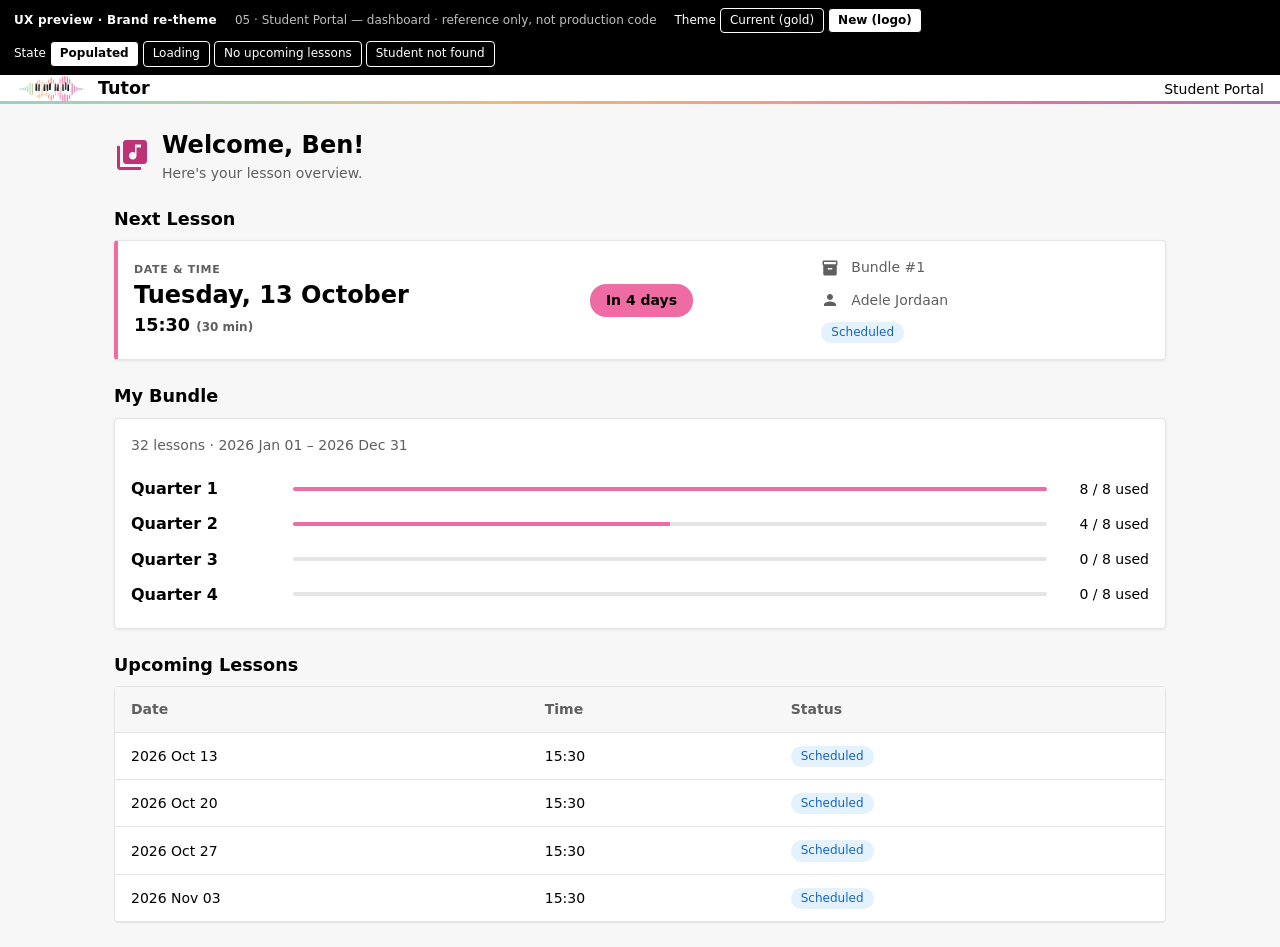
<file: docs/ux-previews/rebrand/05-student-portal-dashboard.html>
<!doctype html>
<html lang="en-ZA" data-theme="new">
<head><meta charset="utf-8"><meta name="viewport" content="width=device-width,initial-scale=1"><title>UX preview &#8212; student portal dashboard</title>
<style>
/* ───────────── Tokens: NEW (logo palette). Hex values appear ONLY in this token block. ───────────── */
:root {
  --c-bg: #f7f7f7;  --c-bg-card: #ffffff;  --c-bg-raised: #f0f0f0;  --c-surface: #ffffff;
  --c-text: #000000;  --c-text-muted: #5f5f5f;  --c-text-dim: #8a8a8a;  --c-border: #e4e4e4;
  --c-accent: #ef6ba3;  --c-accent-deep: #c03276;  --c-on-accent: #000000;
  --c-brand-mint: #93d4c7;  --c-brand-sage: #b9cda4;  --c-brand-amber: #f6b669;
  --c-brand-coral: #f79b83;  --c-brand-pink: #ef6ba3;  --c-brand-orchid: #aa77b8;
  --c-brand-gradient: linear-gradient(90deg, var(--c-brand-mint), var(--c-brand-sage), var(--c-brand-amber), var(--c-brand-coral), var(--c-brand-pink), var(--c-brand-orchid));
  --c-success: #2b7a2f;  --c-warn: #a65700;  --c-danger: #c62828;
  --c-appbar-bg: #ffffff;  --c-appbar-text: #000000;  --c-appbar-strip: var(--c-brand-gradient);
  --c-nav-active-bg: rgba(239, 107, 163, .14);  --c-nav-active-icon: var(--c-accent-deep);
  --c-s1: var(--c-brand-mint);  --c-s2: var(--c-brand-amber);  --c-s3: var(--c-brand-coral);  --c-s4: var(--c-brand-pink);
  --c-q1: var(--c-brand-mint);  --c-q2: var(--c-brand-amber);  --c-q3: var(--c-brand-coral);  --c-q4: var(--c-brand-pink);
  --c-login-bg: var(--c-bg);  --c-legacy-blue: var(--c-accent-deep);
  --c-badge-bg: var(--c-accent);  --c-badge-fg: var(--c-on-accent);
  /* unchanged semantic status colours (same in both themes) */
  --chip-scheduled-bg: #e3f2fd;  --chip-scheduled-fg: #1565c0;
  --chip-completed-bg: #e8f5e9;  --chip-completed-fg: #2b7a2f;
  --chip-pending-bg:   #fff8e1;  --chip-pending-fg:   #a65700;
  --chip-paid-bg:      #e8f5e9;  --chip-paid-fg:      #2b7a2f;
  --chip-overdue-bg:   #ffebee;  --chip-overdue-fg:   #c62828;
  --chip-void-bg:      #eceff1;  --chip-void-fg:      #546e7a;
  --c-alert-error-bg: #fdeded;  --c-alert-error-fg: #5f2120;
  --c-alert-warn-bg:  #fff4e5;  --c-alert-warn-fg:  #663c00;
  --c-alert-ok-bg:    #edf7ed;  --c-alert-ok-fg:    #1e4620;
  --c-overlay: rgba(0, 0, 0, .45);
}
/* ───────────── Tokens: CURRENT (what the apps look like today) ───────────── */
:root[data-theme="current"] {
  --c-bg: #f0f2f5;  --c-bg-raised: #f0f2f5;
  --c-text: #3a3a3a;  --c-text-muted: #78797a;  --c-text-dim: #9a9b9c;  --c-border: #dfe1e3;
  --c-accent: #f3d395;  --c-accent-deep: #c8a84b;  --c-on-accent: #3a3a3a;
  --c-warn: #f57f17;  --c-success: #2e7d32;
  --chip-completed-fg: #2e7d32;  --chip-paid-fg: #2e7d32;  --chip-pending-fg: #f57f17;
  --c-appbar-bg: #f3d395;  --c-appbar-text: #3a3a3a;  --c-appbar-strip: transparent;
  --c-nav-active-bg: rgba(243, 211, 149, .13);  --c-nav-active-icon: #c8a84b;
  --c-s1: var(--c-accent);  --c-s2: var(--c-accent);  --c-s3: var(--c-accent);  --c-s4: var(--c-accent);
  --c-q1: var(--c-accent);  --c-q2: var(--c-accent);  --c-q3: var(--c-accent);  --c-q4: var(--c-accent);
  --c-legacy-blue: #1976d2;
  --c-badge-bg: linear-gradient(135deg, #f3d395 0%, #f9e8be 100%);  --c-badge-fg: #3a3a3a;
}
:root[data-theme="current"][data-app="student"],
:root[data-theme="current"][data-app="accountholder"] { --c-login-bg: linear-gradient(135deg, #667eea 0%, #764ba2 100%); }

/* ───────────── Base ───────────── */
* { box-sizing: border-box; }
[hidden] { display: none !important; }
html, body { margin: 0; }
body { font-family: Roboto, "Segoe UI", system-ui, sans-serif; font-size: 14px; color: var(--c-text); background: var(--c-bg); line-height: 1.45; }
h1, h2, h3, h4, h5, h6, p { margin: 0; }
.h4 { font-size: 2.1rem; font-weight: 700; line-height: 1.2; }
.h5 { font-size: 1.5rem; font-weight: 600; }
.h6 { font-size: 1.1rem; font-weight: 600; }
.sub1 { font-size: 1rem; font-weight: 600; }
.body2 { font-size: .875rem; }
.caption { font-size: .75rem; }
.muted { color: var(--c-text-muted); }
.right { text-align: right; }
.mb1 { margin-bottom: 4px; } .mb2 { margin-bottom: 8px; } .mb3 { margin-bottom: 16px; } .mb4 { margin-bottom: 24px; }
.row { display: flex; align-items: center; gap: 12px; } .spread { justify-content: space-between; } .grow { flex: 1; }
.ic { width: 20px; height: 20px; fill: currentColor; flex: none; } .ic.lg { width: 36px; height: 36px; } .ic.sm { width: 18px; height: 18px; }
.ic.primary-text { fill: var(--c-accent-deep); }   /* proposal: Color.Primary used as text/icon -> deep pink */

/* ───────────── Mockup chrome (not part of the app) ───────────── */
.mx { position: sticky; top: 0; z-index: 60; display: flex; flex-wrap: wrap; gap: 8px 18px; align-items: center; padding: 8px 14px; background: var(--c-text); color: var(--c-surface); font-size: 12px; }
.mx b { letter-spacing: .02em; } .mx .grp { display: inline-flex; align-items: center; gap: 4px; }
.mx button { font: inherit; color: inherit; background: transparent; border: 1px solid currentColor; border-radius: 4px; padding: 3px 9px; cursor: pointer; }
.mx button[aria-pressed="true"] { background: var(--c-surface); color: var(--c-text); font-weight: 700; }
.mx .note { opacity: .75; }
.only-current { display: none; } :root[data-theme="current"] .only-current { display: initial; } :root[data-theme="current"] .only-new { display: none; }

/* ───────────── Shell (UI_SKILL §5) ───────────── */
.hc-shell { display: grid; grid-template-columns: 220px 1fr; grid-template-rows: 52px 1fr; min-height: 640px; background: var(--c-bg); }
.hc-topbar { grid-column: 1 / 3; display: flex; align-items: center; gap: 12px; padding: 0 16px; background: var(--c-appbar-bg); color: var(--c-appbar-text); position: relative; border-bottom: 1px solid var(--c-border); }
.hc-topbar::after { content: ""; position: absolute; left: 0; right: 0; bottom: -1px; height: 3px; background: var(--c-appbar-strip); }
.hc-topbar .brand { font-size: 1.1rem; font-weight: 600; } .hc-topbar .mark { height: 28px; width: auto; display: block; }
.hc-nav { background: var(--c-bg-card); border-right: 1px solid var(--c-border); padding: 8px 0; }
.hc-nav__section { font-size: 11px; font-weight: 700; text-transform: uppercase; letter-spacing: .06em; color: var(--c-text-muted); padding: 14px 16px 4px; }
.hc-nav__item { display: flex; align-items: center; gap: 12px; padding: 9px 16px; color: var(--c-text); font-size: 14px; }
.hc-nav__icon { width: 20px; height: 20px; fill: var(--c-text-muted); }
.hc-nav__item.active { background: var(--c-nav-active-bg); font-weight: 600; } .hc-nav__item.active .hc-nav__icon { fill: var(--c-nav-active-icon); }
.hc-body { padding: 24px; min-width: 0; position: relative; }
.portal-body { padding: 24px; max-width: 1100px; margin: 0 auto; }
.page-header { margin-bottom: 24px; }

/* ───────────── Components ───────────── */
.paper { background: var(--c-bg-card); border: 1px solid var(--c-border); border-radius: 4px; box-shadow: 0 1px 3px rgba(0, 0, 0, .08); padding: 16px; }
.paper.flat { box-shadow: none; } .paper.inner { background: var(--c-bg-raised); border: 0; box-shadow: none; padding: 12px; }
.grid { display: grid; gap: 16px; } .g4 { grid-template-columns: repeat(4, 1fr); } .g2 { grid-template-columns: repeat(2, 1fr); } .g3 { grid-template-columns: repeat(3, 1fr); }
.stat { border-left: 4px solid var(--c-s1); } .stat.s2 { border-left-color: var(--c-s2); } .stat.s3 { border-left-color: var(--c-s3); } .stat.s4 { border-left-color: var(--c-s4); }
.qcard { border-top: 3px solid var(--c-q1); background: var(--c-bg-raised); border-radius: 4px; padding: 10px 12px; } .qcard.q2 { border-top-color: var(--c-q2); } .qcard.q3 { border-top-color: var(--c-q3); } .qcard.q4 { border-top-color: var(--c-q4); }
.val-success { color: var(--c-success); } .val-warn { color: var(--c-warn); } .val-danger { color: var(--c-danger); }
.btn { display: inline-flex; align-items: center; gap: 6px; font: inherit; font-size: 14px; font-weight: 500; text-transform: uppercase; letter-spacing: .03em; padding: 6px 16px; border-radius: 4px; border: 1px solid transparent; background: transparent; color: var(--c-text); cursor: pointer; }
.btn.sm { padding: 3px 10px; font-size: 13px; }
.btn.filled { background: var(--c-accent); color: var(--c-on-accent); box-shadow: 0 1px 3px rgba(0, 0, 0, .2); }
.btn.filled[disabled] { background: var(--c-border); color: var(--c-text-dim); box-shadow: none; cursor: default; }
.btn.outlined { border-color: var(--c-border); color: var(--c-text-muted); }
.btn.text-primary { color: var(--c-accent-deep); }
.btn.text-muted { color: var(--c-text-muted); }
.chip { display: inline-block; padding: 2px 10px; border-radius: 16px; font-size: 12px; font-weight: 500; }
.chip.scheduled { background: var(--chip-scheduled-bg); color: var(--chip-scheduled-fg); } .chip.completed { background: var(--chip-completed-bg); color: var(--chip-completed-fg); }
.chip.pending { background: var(--chip-pending-bg); color: var(--chip-pending-fg); } .chip.paid { background: var(--chip-paid-bg); color: var(--chip-paid-fg); }
.chip.overdue { background: var(--chip-overdue-bg); color: var(--chip-overdue-fg); } .chip.void { background: var(--chip-void-bg); color: var(--chip-void-fg); }
.tbl { width: 100%; border-collapse: collapse; }
.tbl th { text-align: left; padding: 12px 16px; font-weight: 600; color: var(--c-text-muted); background: var(--c-bg); border-bottom: 1px solid var(--c-border); }
.tbl td { padding: 12px 16px; border-bottom: 1px solid var(--c-border); } .tbl tr:hover td { background: var(--c-bg-raised); }
.tbl .num { text-align: right; white-space: nowrap; }
.toolbar { display: flex; align-items: center; justify-content: space-between; padding: 12px 16px; }
.alert { display: flex; gap: 12px; align-items: flex-start; padding: 12px 16px; border-radius: 4px; }
.alert.err { background: var(--c-alert-error-bg); color: var(--c-alert-error-fg); } .alert.warn { background: var(--c-alert-warn-bg); color: var(--c-alert-warn-fg); } .alert.ok { background: var(--c-alert-ok-bg); color: var(--c-alert-ok-fg); }
.prog { height: 4px; background: var(--c-border); border-radius: 2px; overflow: hidden; position: relative; }
.prog > i { position: absolute; top: 0; bottom: 0; left: 0; width: 40%; background: var(--c-accent); animation: slide 1.2s infinite ease-in-out; }
.prog.det > i { animation: none; position: static; display: block; height: 100%; }
@keyframes slide { 0% { left: -40%; } 100% { left: 100%; } }
.skel { display: inline-block; height: 1em; width: 5em; border-radius: 4px; background: var(--c-border); vertical-align: middle; }
.tabs { display: flex; border-bottom: 1px solid var(--c-border); margin-bottom: 16px; }
.tab { padding: 12px 20px; font-weight: 500; text-transform: uppercase; font-size: 14px; letter-spacing: .03em; color: var(--c-text-muted); border-bottom: 2px solid transparent; }
.tab.active { color: var(--c-accent-deep); border-bottom-color: var(--c-accent); }
.field { position: relative; border: 1px solid var(--c-border); border-radius: 4px; padding: 20px 12px 8px; background: var(--c-surface); min-height: 54px; }
.field > label { position: absolute; top: 6px; left: 12px; font-size: 11px; color: var(--c-text-muted); }
.field.err { border-color: var(--c-danger); } .field.err > label { color: var(--c-danger); }
.help { font-size: 12px; color: var(--c-text-muted); padding: 3px 12px 0; } .help.err { color: var(--c-danger); }
.radio { display: inline-flex; align-items: center; gap: 8px; margin-right: 18px; }
.radio i { width: 18px; height: 18px; border: 2px solid var(--c-text-muted); border-radius: 50%; position: relative; display: inline-block; }
.radio.on i { border-color: var(--c-accent-deep); } .radio.on i::after { content: ""; position: absolute; inset: 2px; border-radius: 50%; background: var(--c-accent); }
.overlay { position: fixed; inset: 0; z-index: 40; background: var(--c-overlay); display: flex; justify-content: center; align-items: flex-start; padding: 70px 16px 16px; overflow: auto; }
.dialog { width: min(780px, 100%); background: var(--c-bg-card); border-radius: 4px; box-shadow: 0 11px 15px rgba(0, 0, 0, .25); }
.dialog > .dh { padding: 16px 24px 8px; } .dialog > .dc { padding: 8px 24px 16px; } .dialog > .da { padding: 8px 16px 16px; display: flex; justify-content: flex-end; gap: 8px; }
.snack { position: fixed; z-index: 70; left: 50%; bottom: 20px; transform: translateX(-50%); padding: 12px 20px; border-radius: 4px; box-shadow: 0 3px 8px rgba(0, 0, 0, .3); color: var(--c-surface); }
.snack.err { background: var(--c-danger); } .snack.warn { background: var(--c-warn); } .snack.ok { background: var(--c-success); }
.badge { display: inline-block; padding: 6px 16px; border-radius: 16px; font-weight: 600; background: var(--c-badge-bg); color: var(--c-badge-fg); }
.empty { display: flex; flex-direction: column; align-items: center; gap: 8px; padding: 24px; text-align: center; color: var(--c-text-muted); }
/* Login */
.login-stage { min-height: 640px; display: flex; flex-direction: column; background: var(--c-login-bg); }
.login-stage > .hc-topbar { grid-column: auto; }
.login-main { flex: 1; display: flex; align-items: center; justify-content: center; padding: 24px; }
.login-card { width: 360px; text-align: center; padding: 32px; }
.logo-full { width: 240px; height: auto; display: block; margin: 0 auto 8px; }
.legacy-icon { width: 48px; height: 48px; fill: var(--c-legacy-blue); margin-bottom: 4px; }
.accent-strip { height: 4px; border-radius: 2px; background: var(--c-brand-gradient); margin: 0 auto 20px; width: 240px; }
.stack > * + * { margin-top: 12px; }

.top-accent { border-top: 4px solid var(--c-accent); }
.next-card { border-left: 4px solid var(--c-accent); }
.eyebrow { font-size: 11px; font-weight: 700; text-transform: uppercase; letter-spacing: .06em; color: var(--c-text-muted); }
.aging { border-left: 4px solid var(--c-success); } .aging.w { border-left-color: var(--c-warn); } .aging.d { border-left-color: var(--c-danger); }
.crumbs { font-size: 12px; color: var(--c-text-muted); margin-bottom: 12px; } .crumbs b { color: var(--c-text); font-weight: 500; }
.qrow { display: grid; grid-template-columns: 150px 1fr 90px; align-items: center; gap: 12px; padding: 6px 0; }
.nowrap { white-space: nowrap; }
.hc-shell.dim { filter: none; }
</style></head>
<body data-default-state="populated" data-default-app="student">
<div class="mx"><b>UX preview &middot; Brand re-theme</b><span class="note">05 · Student Portal — dashboard &middot; reference only, not production code</span><span class="grp">Theme <button data-theme-btn="current">Current (gold)</button><button data-theme-btn="new">New (logo)</button></span><span class="grp">State <button data-state-btn="populated">Populated</button><button data-state-btn="loading">Loading</button><button data-state-btn="no-lessons">No upcoming lessons</button><button data-state-btn="not-found">Student not found</button></span></div>
<div class="login-stage" style="background:var(--c-bg)">
  <header class="hc-topbar"><img class="mark only-new" src="[data-uri]" alt=""><svg class="ic only-current"><use href="#i-note"/></svg><span class="brand">Tutor</span><span class="grow"></span><span class="body2">Student Portal</span></header>
  <main class="portal-body" style="width:100%">
    <div data-show="loading"><div class="prog mb3"><i></i></div><p class="body2">Loading your lessons…</p></div>
    <div data-show="not-found"><div class="alert err"><svg class="ic"><use href="#i-error"/></svg><div>Student not found. Please check your ID or contact your teacher.</div></div></div>

    <div data-show="populated no-lessons">
      <div class="row mb4"><svg class="ic lg primary-text"><use href="#i-lib"/></svg>
        <div><div class="h5">Welcome, Ben!</div><div class="body2 muted">Here's your lesson overview.</div></div></div>

      <div class="h6 mb2">Next Lesson</div>
      <div class="paper next-card mb4" data-show="populated">
        <div class="grid g3" style="align-items:center">
          <div><div class="eyebrow">Date &amp; Time</div><div class="h5">Tuesday, 13 October</div><div class="h6">15:30 <span class="caption muted">(30 min)</span></div></div>
          <div style="text-align:center"><span class="badge">In 4 days</span></div>
          <div class="stack"><div class="row body2 muted"><svg class="ic sm"><use href="#i-inv"/></svg>Bundle #1</div><div class="row body2 muted"><svg class="ic sm"><use href="#i-person"/></svg>Adele Jordaan</div><span class="chip scheduled">Scheduled</span></div>
        </div>
      </div>
      <div class="paper mb4" data-show="no-lessons"><div class="empty"><svg class="ic lg"><use href="#i-busy"/></svg><div>No upcoming lessons scheduled. Contact your teacher to book.</div></div></div>

      <div class="h6 mb2">My Bundle</div>
      <div class="paper mb4">
        <div class="body2 muted mb3">32 lessons · 2026 Jan 01 – 2026 Dec 31</div>
        <div class="qrow"><span class="sub1">Quarter 1</span><div class="prog det"><i style="width:100%"></i></div><span class="body2 right">8 / 8 used</span></div>
        <div class="qrow"><span class="sub1">Quarter 2</span><div class="prog det"><i style="width:50%"></i></div><span class="body2 right">4 / 8 used</span></div>
        <div class="qrow"><span class="sub1">Quarter 3</span><div class="prog det"><i style="width:0%"></i></div><span class="body2 right">0 / 8 used</span></div>
        <div class="qrow"><span class="sub1">Quarter 4</span><div class="prog det"><i style="width:0%"></i></div><span class="body2 right">0 / 8 used</span></div>
      </div>

      <div class="h6 mb2">Upcoming Lessons</div>
      <div class="paper flat" style="padding:0" data-show="populated">
        <table class="tbl"><thead><tr><th>Date</th><th>Time</th><th>Status</th></tr></thead><tbody>
          <tr><td>2026 Oct 13</td><td>15:30</td><td><span class="chip scheduled">Scheduled</span></td></tr>
          <tr><td>2026 Oct 20</td><td>15:30</td><td><span class="chip scheduled">Scheduled</span></td></tr>
          <tr><td>2026 Oct 27</td><td>15:30</td><td><span class="chip scheduled">Scheduled</span></td></tr>
          <tr><td>2026 Nov 03</td><td>15:30</td><td><span class="chip scheduled">Scheduled</span></td></tr>
        </tbody></table>
      </div>
      <div class="paper" data-show="no-lessons"><div class="body2 muted">No upcoming lessons.</div></div>
    </div>
  </main>
</div>
</body>

<svg xmlns="http://www.w3.org/2000/svg" style="display:none">
  <symbol id="i-menu" viewBox="0 0 24 24"><path d="M3 18h18v-2H3v2zm0-5h18v-2H3v2zm0-7v2h18V6H3z"/></symbol>
  <symbol id="i-note" viewBox="0 0 24 24"><path d="M12 3v10.55c-.59-.34-1.27-.55-2-.55-2.21 0-4 1.79-4 4s1.79 4 4 4 4-1.79 4-4V7h4V3h-6z"/></symbol>
  <symbol id="i-dash" viewBox="0 0 24 24"><path d="M3 13h8V3H3v10zm0 8h8v-6H3v6zm10 0h8V11h-8v10zm0-18v6h8V3h-8z"/></symbol>
  <symbol id="i-person" viewBox="0 0 24 24"><path d="M12 12c2.21 0 4-1.79 4-4s-1.79-4-4-4-4 1.79-4 4 1.79 4 4 4zm0 2c-2.67 0-8 1.34-8 4v2h16v-2c0-2.66-5.33-4-8-4z"/></symbol>
  <symbol id="i-people" viewBox="0 0 24 24"><path d="M16 11c1.66 0 2.99-1.34 2.99-3S17.66 5 16 5c-1.66 0-3 1.34-3 3s1.34 3 3 3zm-8 0c1.66 0 2.99-1.34 2.99-3S9.66 5 8 5C6.34 5 5 6.34 5 8s1.34 3 3 3zm0 2c-2.33 0-7 1.17-7 3.5V19h14v-2.5c0-2.33-4.67-3.5-7-3.5zm8 0c-.29 0-.62.02-.97.05 1.16.84 1.97 1.97 1.97 3.45V19h6v-2.5c0-2.33-4.67-3.5-7-3.5z"/></symbol>
  <symbol id="i-timer" viewBox="0 0 24 24"><path d="M15 1H9v2h6V1zm-4 13h2V8h-2v6zm8.03-6.61l1.42-1.42c-.43-.51-.9-.99-1.41-1.41l-1.42 1.42C16.07 4.74 14.12 4 12 4c-4.97 0-9 4.03-9 9s4.02 9 9 9 9-4.03 9-9c0-2.12-.74-4.07-1.97-5.61zM12 20c-3.87 0-7-3.13-7-7s3.13-7 7-7 7 3.13 7 7-3.13 7-7 7z"/></symbol>
  <symbol id="i-school" viewBox="0 0 24 24"><path d="M5 13.18v4L12 21l7-3.82v-4L12 17l-7-3.82zM12 3L1 9l11 6 9-4.91V17h2V9L12 3z"/></symbol>
  <symbol id="i-lib" viewBox="0 0 24 24"><path d="M20 2H8c-1.1 0-2 .9-2 2v12c0 1.1.9 2 2 2h12c1.1 0 2-.9 2-2V4c0-1.1-.9-2-2-2zm-2 5h-3v5.5c0 1.38-1.12 2.5-2.5 2.5S10 13.88 10 12.5s1.12-2.5 2.5-2.5c.57 0 1.08.19 1.5.51V5h4v2zM4 6H2v14c0 1.1.9 2 2 2h14v-2H4V6z"/></symbol>
  <symbol id="i-inv" viewBox="0 0 24 24"><path d="M20 2H4c-1 0-2 .9-2 2v3.01c0 .72.43 1.34 1 1.69V20c0 1.1 1.1 2 2 2h14c.9 0 2-.9 2-2V8.7c.57-.35 1-.97 1-1.69V4c0-1.1-1-2-2-2zm-5 12H9v-2h6v2zm5-7H4V4h16v3z"/></symbol>
  <symbol id="i-cal" viewBox="0 0 24 24"><path d="M19 4h-1V2h-2v2H8V2H6v2H5c-1.11 0-1.99.9-1.99 2L3 20c0 1.1.89 2 2 2h14c1.1 0 2-.9 2-2V6c0-1.1-.9-2-2-2zm0 16H5V10h14v10zm0-12H5V6h14v2z"/></symbol>
  <symbol id="i-add" viewBox="0 0 24 24"><path d="M12 2C6.48 2 2 6.48 2 12s4.48 10 10 10 10-4.48 10-10S17.52 2 12 2zm5 11h-4v4h-2v-4H7v-2h4V7h2v4h4v2z"/></symbol>
  <symbol id="i-receipt" viewBox="0 0 24 24"><path d="M18 17H6v-2h12v2zm0-4H6v-2h12v2zm0-4H6V7h12v2zM3 22l1.5-1.5L6 22l1.5-1.5L9 22l1.5-1.5L12 22l1.5-1.5L15 22l1.5-1.5L18 22l1.5-1.5L21 22V2l-1.5 1.5L18 2l-1.5 1.5L15 2l-1.5 1.5L12 2l-1.5 1.5L9 2 7.5 3.5 6 2 4.5 3.5 3 2v20z"/></symbol>
  <symbol id="i-check" viewBox="0 0 24 24"><path d="M12 2C6.48 2 2 6.48 2 12s4.48 10 10 10 10-4.48 10-10S17.52 2 12 2zm-2 15l-5-5 1.41-1.41L10 14.17l7.59-7.59L19 8l-9 9z"/></symbol>
  <symbol id="i-pay" viewBox="0 0 24 24"><path d="M20 4H4c-1.11 0-1.99.89-1.99 2L2 18c0 1.11.89 2 2 2h16c1.11 0 2-.89 2-2V6c0-1.11-.89-2-2-2zm0 14H4v-6h16v6zm0-10H4V6h16v2z"/></symbol>
  <symbol id="i-warn" viewBox="0 0 24 24"><path d="M1 21h22L12 2 1 21zm12-3h-2v-2h2v2zm0-4h-2v-4h2v4z"/></symbol>
  <symbol id="i-error" viewBox="0 0 24 24"><path d="M12 2C6.48 2 2 6.48 2 12s4.48 10 10 10 10-4.48 10-10S17.52 2 12 2zm1 15h-2v-2h2v2zm0-4h-2V7h2v6z"/></symbol>
  <symbol id="i-busy" viewBox="0 0 24 24"><path d="M9.31 17l2.44-2.44L14.19 17l1.06-1.06-2.44-2.44 2.44-2.44L14.19 10l-2.44 2.44L9.31 10l-1.06 1.06 2.44 2.44-2.44 2.44L9.31 17zM19 3h-1V1h-2v2H8V1H6v2H5c-1.11 0-1.99.9-1.99 2L3 19c0 1.1.89 2 2 2h14c1.1 0 2-.9 2-2V5c0-1.1-.9-2-2-2zm0 16H5V8h14v11z"/></symbol>
</svg>

<script>
(function () {
  var root = document.documentElement;
  function press(attr, value) {
    document.querySelectorAll('[' + attr + ']').forEach(function (b) { b.setAttribute('aria-pressed', String(b.getAttribute(attr) === value)); });
  }
  window.setTheme = function (t) { root.dataset.theme = t; press('data-theme-btn', t); };
  window.setState = function (s) {
    press('data-state-btn', s);
    document.querySelectorAll('[data-show]').forEach(function (el) { el.hidden = el.dataset.show.split(' ').indexOf(s) === -1; });
  };
  window.setApp = function (a) {
    root.dataset.app = a; press('data-app-btn', a);
    document.querySelectorAll('[data-app-show]').forEach(function (el) { el.hidden = el.dataset.appShow.split(' ').indexOf(a) === -1; });
  };
  document.addEventListener('click', function (e) {
    var b = e.target.closest('button'); if (!b) return;
    if (b.dataset.themeBtn) setTheme(b.dataset.themeBtn);
    if (b.dataset.stateBtn) setState(b.dataset.stateBtn);
    if (b.dataset.appBtn) setApp(b.dataset.appBtn);
  });
  setTheme(new URLSearchParams(location.search).get('theme') === 'current' ? 'current' : 'new');
  setState(document.body.dataset.defaultState || 'populated');
  if (document.querySelector('[data-app-btn]')) setApp(document.body.dataset.defaultApp || 'management');
})();
</script>
</html>
</file>
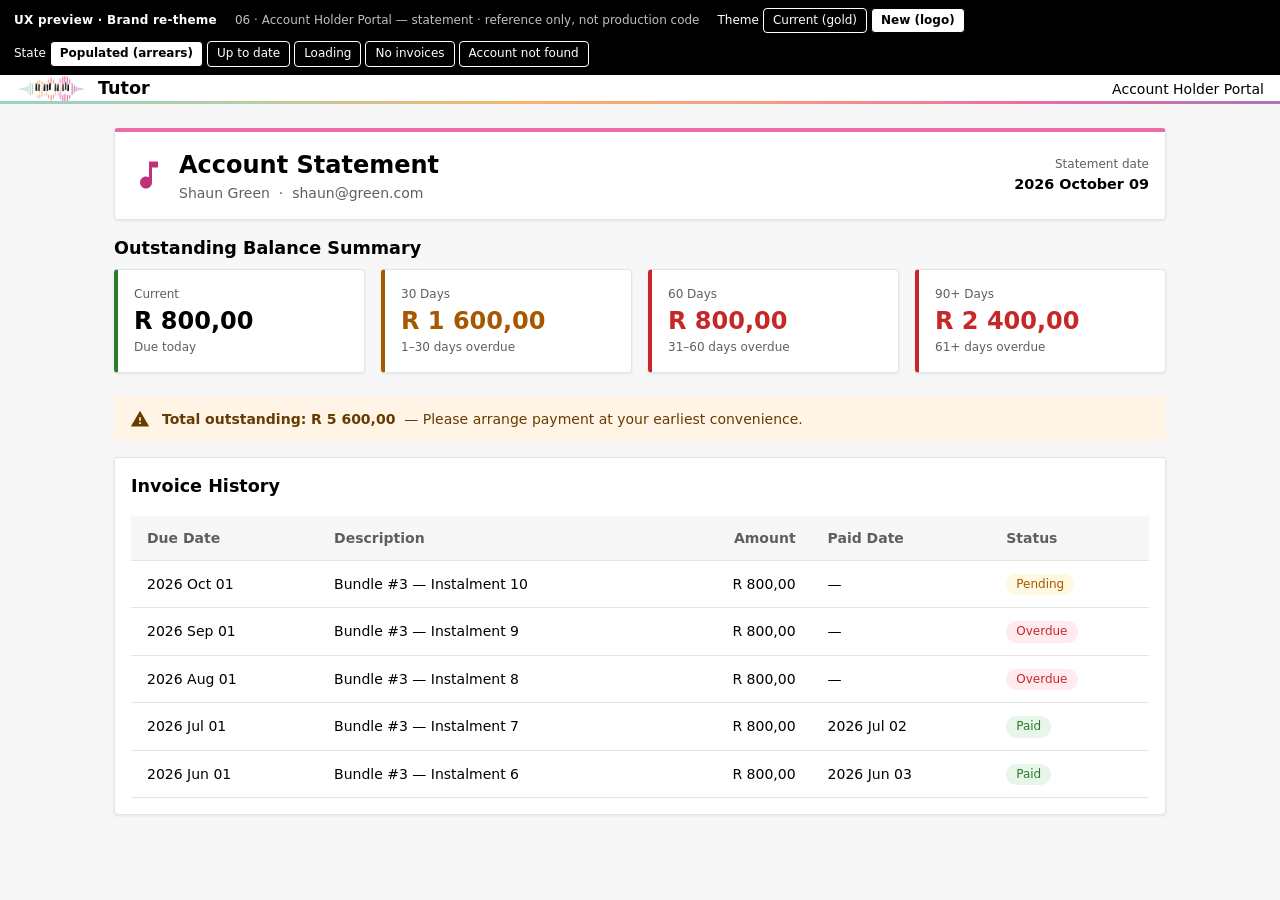
<file: docs/ux-previews/rebrand/06-account-statement.html>
<!doctype html>
<html lang="en-ZA" data-theme="new">
<head><meta charset="utf-8"><meta name="viewport" content="width=device-width,initial-scale=1"><title>UX preview &#8212; account statement</title>
<style>
/* ───────────── Tokens: NEW (logo palette). Hex values appear ONLY in this token block. ───────────── */
:root {
  --c-bg: #f7f7f7;  --c-bg-card: #ffffff;  --c-bg-raised: #f0f0f0;  --c-surface: #ffffff;
  --c-text: #000000;  --c-text-muted: #5f5f5f;  --c-text-dim: #8a8a8a;  --c-border: #e4e4e4;
  --c-accent: #ef6ba3;  --c-accent-deep: #c03276;  --c-on-accent: #000000;
  --c-brand-mint: #93d4c7;  --c-brand-sage: #b9cda4;  --c-brand-amber: #f6b669;
  --c-brand-coral: #f79b83;  --c-brand-pink: #ef6ba3;  --c-brand-orchid: #aa77b8;
  --c-brand-gradient: linear-gradient(90deg, var(--c-brand-mint), var(--c-brand-sage), var(--c-brand-amber), var(--c-brand-coral), var(--c-brand-pink), var(--c-brand-orchid));
  --c-success: #2b7a2f;  --c-warn: #a65700;  --c-danger: #c62828;
  --c-appbar-bg: #ffffff;  --c-appbar-text: #000000;  --c-appbar-strip: var(--c-brand-gradient);
  --c-nav-active-bg: rgba(239, 107, 163, .14);  --c-nav-active-icon: var(--c-accent-deep);
  --c-s1: var(--c-brand-mint);  --c-s2: var(--c-brand-amber);  --c-s3: var(--c-brand-coral);  --c-s4: var(--c-brand-pink);
  --c-q1: var(--c-brand-mint);  --c-q2: var(--c-brand-amber);  --c-q3: var(--c-brand-coral);  --c-q4: var(--c-brand-pink);
  --c-login-bg: var(--c-bg);  --c-legacy-blue: var(--c-accent-deep);
  --c-badge-bg: var(--c-accent);  --c-badge-fg: var(--c-on-accent);
  /* unchanged semantic status colours (same in both themes) */
  --chip-scheduled-bg: #e3f2fd;  --chip-scheduled-fg: #1565c0;
  --chip-completed-bg: #e8f5e9;  --chip-completed-fg: #2b7a2f;
  --chip-pending-bg:   #fff8e1;  --chip-pending-fg:   #a65700;
  --chip-paid-bg:      #e8f5e9;  --chip-paid-fg:      #2b7a2f;
  --chip-overdue-bg:   #ffebee;  --chip-overdue-fg:   #c62828;
  --chip-void-bg:      #eceff1;  --chip-void-fg:      #546e7a;
  --c-alert-error-bg: #fdeded;  --c-alert-error-fg: #5f2120;
  --c-alert-warn-bg:  #fff4e5;  --c-alert-warn-fg:  #663c00;
  --c-alert-ok-bg:    #edf7ed;  --c-alert-ok-fg:    #1e4620;
  --c-overlay: rgba(0, 0, 0, .45);
}
/* ───────────── Tokens: CURRENT (what the apps look like today) ───────────── */
:root[data-theme="current"] {
  --c-bg: #f0f2f5;  --c-bg-raised: #f0f2f5;
  --c-text: #3a3a3a;  --c-text-muted: #78797a;  --c-text-dim: #9a9b9c;  --c-border: #dfe1e3;
  --c-accent: #f3d395;  --c-accent-deep: #c8a84b;  --c-on-accent: #3a3a3a;
  --c-warn: #f57f17;  --c-success: #2e7d32;
  --chip-completed-fg: #2e7d32;  --chip-paid-fg: #2e7d32;  --chip-pending-fg: #f57f17;
  --c-appbar-bg: #f3d395;  --c-appbar-text: #3a3a3a;  --c-appbar-strip: transparent;
  --c-nav-active-bg: rgba(243, 211, 149, .13);  --c-nav-active-icon: #c8a84b;
  --c-s1: var(--c-accent);  --c-s2: var(--c-accent);  --c-s3: var(--c-accent);  --c-s4: var(--c-accent);
  --c-q1: var(--c-accent);  --c-q2: var(--c-accent);  --c-q3: var(--c-accent);  --c-q4: var(--c-accent);
  --c-legacy-blue: #1976d2;
  --c-badge-bg: linear-gradient(135deg, #f3d395 0%, #f9e8be 100%);  --c-badge-fg: #3a3a3a;
}
:root[data-theme="current"][data-app="student"],
:root[data-theme="current"][data-app="accountholder"] { --c-login-bg: linear-gradient(135deg, #667eea 0%, #764ba2 100%); }

/* ───────────── Base ───────────── */
* { box-sizing: border-box; }
[hidden] { display: none !important; }
html, body { margin: 0; }
body { font-family: Roboto, "Segoe UI", system-ui, sans-serif; font-size: 14px; color: var(--c-text); background: var(--c-bg); line-height: 1.45; }
h1, h2, h3, h4, h5, h6, p { margin: 0; }
.h4 { font-size: 2.1rem; font-weight: 700; line-height: 1.2; }
.h5 { font-size: 1.5rem; font-weight: 600; }
.h6 { font-size: 1.1rem; font-weight: 600; }
.sub1 { font-size: 1rem; font-weight: 600; }
.body2 { font-size: .875rem; }
.caption { font-size: .75rem; }
.muted { color: var(--c-text-muted); }
.right { text-align: right; }
.mb1 { margin-bottom: 4px; } .mb2 { margin-bottom: 8px; } .mb3 { margin-bottom: 16px; } .mb4 { margin-bottom: 24px; }
.row { display: flex; align-items: center; gap: 12px; } .spread { justify-content: space-between; } .grow { flex: 1; }
.ic { width: 20px; height: 20px; fill: currentColor; flex: none; } .ic.lg { width: 36px; height: 36px; } .ic.sm { width: 18px; height: 18px; }
.ic.primary-text { fill: var(--c-accent-deep); }   /* proposal: Color.Primary used as text/icon -> deep pink */

/* ───────────── Mockup chrome (not part of the app) ───────────── */
.mx { position: sticky; top: 0; z-index: 60; display: flex; flex-wrap: wrap; gap: 8px 18px; align-items: center; padding: 8px 14px; background: var(--c-text); color: var(--c-surface); font-size: 12px; }
.mx b { letter-spacing: .02em; } .mx .grp { display: inline-flex; align-items: center; gap: 4px; }
.mx button { font: inherit; color: inherit; background: transparent; border: 1px solid currentColor; border-radius: 4px; padding: 3px 9px; cursor: pointer; }
.mx button[aria-pressed="true"] { background: var(--c-surface); color: var(--c-text); font-weight: 700; }
.mx .note { opacity: .75; }
.only-current { display: none; } :root[data-theme="current"] .only-current { display: initial; } :root[data-theme="current"] .only-new { display: none; }

/* ───────────── Shell (UI_SKILL §5) ───────────── */
.hc-shell { display: grid; grid-template-columns: 220px 1fr; grid-template-rows: 52px 1fr; min-height: 640px; background: var(--c-bg); }
.hc-topbar { grid-column: 1 / 3; display: flex; align-items: center; gap: 12px; padding: 0 16px; background: var(--c-appbar-bg); color: var(--c-appbar-text); position: relative; border-bottom: 1px solid var(--c-border); }
.hc-topbar::after { content: ""; position: absolute; left: 0; right: 0; bottom: -1px; height: 3px; background: var(--c-appbar-strip); }
.hc-topbar .brand { font-size: 1.1rem; font-weight: 600; } .hc-topbar .mark { height: 28px; width: auto; display: block; }
.hc-nav { background: var(--c-bg-card); border-right: 1px solid var(--c-border); padding: 8px 0; }
.hc-nav__section { font-size: 11px; font-weight: 700; text-transform: uppercase; letter-spacing: .06em; color: var(--c-text-muted); padding: 14px 16px 4px; }
.hc-nav__item { display: flex; align-items: center; gap: 12px; padding: 9px 16px; color: var(--c-text); font-size: 14px; }
.hc-nav__icon { width: 20px; height: 20px; fill: var(--c-text-muted); }
.hc-nav__item.active { background: var(--c-nav-active-bg); font-weight: 600; } .hc-nav__item.active .hc-nav__icon { fill: var(--c-nav-active-icon); }
.hc-body { padding: 24px; min-width: 0; position: relative; }
.portal-body { padding: 24px; max-width: 1100px; margin: 0 auto; }
.page-header { margin-bottom: 24px; }

/* ───────────── Components ───────────── */
.paper { background: var(--c-bg-card); border: 1px solid var(--c-border); border-radius: 4px; box-shadow: 0 1px 3px rgba(0, 0, 0, .08); padding: 16px; }
.paper.flat { box-shadow: none; } .paper.inner { background: var(--c-bg-raised); border: 0; box-shadow: none; padding: 12px; }
.grid { display: grid; gap: 16px; } .g4 { grid-template-columns: repeat(4, 1fr); } .g2 { grid-template-columns: repeat(2, 1fr); } .g3 { grid-template-columns: repeat(3, 1fr); }
.stat { border-left: 4px solid var(--c-s1); } .stat.s2 { border-left-color: var(--c-s2); } .stat.s3 { border-left-color: var(--c-s3); } .stat.s4 { border-left-color: var(--c-s4); }
.qcard { border-top: 3px solid var(--c-q1); background: var(--c-bg-raised); border-radius: 4px; padding: 10px 12px; } .qcard.q2 { border-top-color: var(--c-q2); } .qcard.q3 { border-top-color: var(--c-q3); } .qcard.q4 { border-top-color: var(--c-q4); }
.val-success { color: var(--c-success); } .val-warn { color: var(--c-warn); } .val-danger { color: var(--c-danger); }
.btn { display: inline-flex; align-items: center; gap: 6px; font: inherit; font-size: 14px; font-weight: 500; text-transform: uppercase; letter-spacing: .03em; padding: 6px 16px; border-radius: 4px; border: 1px solid transparent; background: transparent; color: var(--c-text); cursor: pointer; }
.btn.sm { padding: 3px 10px; font-size: 13px; }
.btn.filled { background: var(--c-accent); color: var(--c-on-accent); box-shadow: 0 1px 3px rgba(0, 0, 0, .2); }
.btn.filled[disabled] { background: var(--c-border); color: var(--c-text-dim); box-shadow: none; cursor: default; }
.btn.outlined { border-color: var(--c-border); color: var(--c-text-muted); }
.btn.text-primary { color: var(--c-accent-deep); }
.btn.text-muted { color: var(--c-text-muted); }
.chip { display: inline-block; padding: 2px 10px; border-radius: 16px; font-size: 12px; font-weight: 500; }
.chip.scheduled { background: var(--chip-scheduled-bg); color: var(--chip-scheduled-fg); } .chip.completed { background: var(--chip-completed-bg); color: var(--chip-completed-fg); }
.chip.pending { background: var(--chip-pending-bg); color: var(--chip-pending-fg); } .chip.paid { background: var(--chip-paid-bg); color: var(--chip-paid-fg); }
.chip.overdue { background: var(--chip-overdue-bg); color: var(--chip-overdue-fg); } .chip.void { background: var(--chip-void-bg); color: var(--chip-void-fg); }
.tbl { width: 100%; border-collapse: collapse; }
.tbl th { text-align: left; padding: 12px 16px; font-weight: 600; color: var(--c-text-muted); background: var(--c-bg); border-bottom: 1px solid var(--c-border); }
.tbl td { padding: 12px 16px; border-bottom: 1px solid var(--c-border); } .tbl tr:hover td { background: var(--c-bg-raised); }
.tbl .num { text-align: right; white-space: nowrap; }
.toolbar { display: flex; align-items: center; justify-content: space-between; padding: 12px 16px; }
.alert { display: flex; gap: 12px; align-items: flex-start; padding: 12px 16px; border-radius: 4px; }
.alert.err { background: var(--c-alert-error-bg); color: var(--c-alert-error-fg); } .alert.warn { background: var(--c-alert-warn-bg); color: var(--c-alert-warn-fg); } .alert.ok { background: var(--c-alert-ok-bg); color: var(--c-alert-ok-fg); }
.prog { height: 4px; background: var(--c-border); border-radius: 2px; overflow: hidden; position: relative; }
.prog > i { position: absolute; top: 0; bottom: 0; left: 0; width: 40%; background: var(--c-accent); animation: slide 1.2s infinite ease-in-out; }
.prog.det > i { animation: none; position: static; display: block; height: 100%; }
@keyframes slide { 0% { left: -40%; } 100% { left: 100%; } }
.skel { display: inline-block; height: 1em; width: 5em; border-radius: 4px; background: var(--c-border); vertical-align: middle; }
.tabs { display: flex; border-bottom: 1px solid var(--c-border); margin-bottom: 16px; }
.tab { padding: 12px 20px; font-weight: 500; text-transform: uppercase; font-size: 14px; letter-spacing: .03em; color: var(--c-text-muted); border-bottom: 2px solid transparent; }
.tab.active { color: var(--c-accent-deep); border-bottom-color: var(--c-accent); }
.field { position: relative; border: 1px solid var(--c-border); border-radius: 4px; padding: 20px 12px 8px; background: var(--c-surface); min-height: 54px; }
.field > label { position: absolute; top: 6px; left: 12px; font-size: 11px; color: var(--c-text-muted); }
.field.err { border-color: var(--c-danger); } .field.err > label { color: var(--c-danger); }
.help { font-size: 12px; color: var(--c-text-muted); padding: 3px 12px 0; } .help.err { color: var(--c-danger); }
.radio { display: inline-flex; align-items: center; gap: 8px; margin-right: 18px; }
.radio i { width: 18px; height: 18px; border: 2px solid var(--c-text-muted); border-radius: 50%; position: relative; display: inline-block; }
.radio.on i { border-color: var(--c-accent-deep); } .radio.on i::after { content: ""; position: absolute; inset: 2px; border-radius: 50%; background: var(--c-accent); }
.overlay { position: fixed; inset: 0; z-index: 40; background: var(--c-overlay); display: flex; justify-content: center; align-items: flex-start; padding: 70px 16px 16px; overflow: auto; }
.dialog { width: min(780px, 100%); background: var(--c-bg-card); border-radius: 4px; box-shadow: 0 11px 15px rgba(0, 0, 0, .25); }
.dialog > .dh { padding: 16px 24px 8px; } .dialog > .dc { padding: 8px 24px 16px; } .dialog > .da { padding: 8px 16px 16px; display: flex; justify-content: flex-end; gap: 8px; }
.snack { position: fixed; z-index: 70; left: 50%; bottom: 20px; transform: translateX(-50%); padding: 12px 20px; border-radius: 4px; box-shadow: 0 3px 8px rgba(0, 0, 0, .3); color: var(--c-surface); }
.snack.err { background: var(--c-danger); } .snack.warn { background: var(--c-warn); } .snack.ok { background: var(--c-success); }
.badge { display: inline-block; padding: 6px 16px; border-radius: 16px; font-weight: 600; background: var(--c-badge-bg); color: var(--c-badge-fg); }
.empty { display: flex; flex-direction: column; align-items: center; gap: 8px; padding: 24px; text-align: center; color: var(--c-text-muted); }
/* Login */
.login-stage { min-height: 640px; display: flex; flex-direction: column; background: var(--c-login-bg); }
.login-stage > .hc-topbar { grid-column: auto; }
.login-main { flex: 1; display: flex; align-items: center; justify-content: center; padding: 24px; }
.login-card { width: 360px; text-align: center; padding: 32px; }
.logo-full { width: 240px; height: auto; display: block; margin: 0 auto 8px; }
.legacy-icon { width: 48px; height: 48px; fill: var(--c-legacy-blue); margin-bottom: 4px; }
.accent-strip { height: 4px; border-radius: 2px; background: var(--c-brand-gradient); margin: 0 auto 20px; width: 240px; }
.stack > * + * { margin-top: 12px; }

.top-accent { border-top: 4px solid var(--c-accent); }
.next-card { border-left: 4px solid var(--c-accent); }
.eyebrow { font-size: 11px; font-weight: 700; text-transform: uppercase; letter-spacing: .06em; color: var(--c-text-muted); }
.aging { border-left: 4px solid var(--c-success); } .aging.w { border-left-color: var(--c-warn); } .aging.d { border-left-color: var(--c-danger); }
.crumbs { font-size: 12px; color: var(--c-text-muted); margin-bottom: 12px; } .crumbs b { color: var(--c-text); font-weight: 500; }
.qrow { display: grid; grid-template-columns: 150px 1fr 90px; align-items: center; gap: 12px; padding: 6px 0; }
.nowrap { white-space: nowrap; }
.hc-shell.dim { filter: none; }
</style></head>
<body data-default-state="populated" data-default-app="accountholder">
<div class="mx"><b>UX preview &middot; Brand re-theme</b><span class="note">06 · Account Holder Portal — statement &middot; reference only, not production code</span><span class="grp">Theme <button data-theme-btn="current">Current (gold)</button><button data-theme-btn="new">New (logo)</button></span><span class="grp">State <button data-state-btn="populated">Populated (arrears)</button><button data-state-btn="up-to-date">Up to date</button><button data-state-btn="loading">Loading</button><button data-state-btn="no-invoices">No invoices</button><button data-state-btn="not-found">Account not found</button></span></div>
<div class="login-stage" style="background:var(--c-bg)">
  <header class="hc-topbar"><img class="mark only-new" src="[data-uri]" alt=""><svg class="ic only-current"><use href="#i-note"/></svg><span class="brand">Tutor</span><span class="grow"></span><span class="body2">Account Holder Portal</span></header>
  <main class="portal-body" style="width:100%">
    <div data-show="loading"><div class="prog mb3"><i></i></div><p class="body2">Loading your statement…</p></div>
    <div data-show="not-found"><div class="alert err"><svg class="ic"><use href="#i-error"/></svg><div>Account not found. Please check your link or contact your teacher.</div></div></div>

    <div data-show="populated up-to-date no-invoices">
      <div class="paper top-accent mb3">
        <div class="row spread">
          <div class="row"><svg class="ic lg primary-text"><use href="#i-note"/></svg>
            <div><div class="h5">Account Statement</div><div class="body2 muted">Shaun Green &nbsp;·&nbsp; shaun@green.com</div></div></div>
          <div class="right"><div class="caption muted">Statement date</div><div class="sub1" style="font-size:.9rem">2026 October 09</div></div>
        </div>
      </div>

      <div class="h6 mb2">Outstanding Balance Summary</div>
      <div class="grid g4 mb4">
        <div class="paper aging"><div class="caption muted">Current</div><div class="h5"><span data-show="populated no-invoices">R 800,00</span><span data-show="up-to-date">R 0,00</span></div><div class="caption muted">Due today</div></div>
        <div class="paper aging w"><div class="caption muted">30 Days</div><div class="h5 val-warn"><span data-show="populated no-invoices">R 1 600,00</span><span data-show="up-to-date">R 0,00</span></div><div class="caption muted">1–30 days overdue</div></div>
        <div class="paper aging d"><div class="caption muted">60 Days</div><div class="h5 val-danger"><span data-show="populated no-invoices">R 800,00</span><span data-show="up-to-date">R 0,00</span></div><div class="caption muted">31–60 days overdue</div></div>
        <div class="paper aging d"><div class="caption muted">90+ Days</div><div class="h5 val-danger"><span data-show="populated no-invoices">R 2 400,00</span><span data-show="up-to-date">R 0,00</span></div><div class="caption muted">61+ days overdue</div></div>
      </div>

      <div class="alert warn mb3" data-show="populated"><svg class="ic"><use href="#i-warn"/></svg><div><b>Total outstanding: R 5 600,00</b> &nbsp;— Please arrange payment at your earliest convenience.</div></div>
      <div class="alert ok mb3" data-show="up-to-date no-invoices"><svg class="ic"><use href="#i-check"/></svg><div>Your account is up to date. No outstanding amounts.</div></div>

      <div class="paper">
        <div class="h6 mb3">Invoice History</div>
        <p class="body2 muted" data-show="no-invoices">No invoices found on this account.</p>
        <table class="tbl" data-show="populated up-to-date"><thead><tr><th>Due Date</th><th>Description</th><th class="num">Amount</th><th>Paid Date</th><th>Status</th></tr></thead><tbody>
          <tr><td>2026 Oct 01</td><td>Bundle #3 — Instalment 10</td><td class="num">R 800,00</td><td>—</td><td><span class="chip pending">Pending</span></td></tr>
          <tr><td>2026 Sep 01</td><td>Bundle #3 — Instalment 9</td><td class="num">R 800,00</td><td>—</td><td><span class="chip overdue">Overdue</span></td></tr>
          <tr><td>2026 Aug 01</td><td>Bundle #3 — Instalment 8</td><td class="num">R 800,00</td><td>—</td><td><span class="chip overdue">Overdue</span></td></tr>
          <tr><td>2026 Jul 01</td><td>Bundle #3 — Instalment 7</td><td class="num">R 800,00</td><td>2026 Jul 02</td><td><span class="chip paid">Paid</span></td></tr>
          <tr><td>2026 Jun 01</td><td>Bundle #3 — Instalment 6</td><td class="num">R 800,00</td><td>2026 Jun 03</td><td><span class="chip paid">Paid</span></td></tr>
        </tbody></table>
      </div>
    </div>
  </main>
</div>
</body>

<svg xmlns="http://www.w3.org/2000/svg" style="display:none">
  <symbol id="i-menu" viewBox="0 0 24 24"><path d="M3 18h18v-2H3v2zm0-5h18v-2H3v2zm0-7v2h18V6H3z"/></symbol>
  <symbol id="i-note" viewBox="0 0 24 24"><path d="M12 3v10.55c-.59-.34-1.27-.55-2-.55-2.21 0-4 1.79-4 4s1.79 4 4 4 4-1.79 4-4V7h4V3h-6z"/></symbol>
  <symbol id="i-dash" viewBox="0 0 24 24"><path d="M3 13h8V3H3v10zm0 8h8v-6H3v6zm10 0h8V11h-8v10zm0-18v6h8V3h-8z"/></symbol>
  <symbol id="i-person" viewBox="0 0 24 24"><path d="M12 12c2.21 0 4-1.79 4-4s-1.79-4-4-4-4 1.79-4 4 1.79 4 4 4zm0 2c-2.67 0-8 1.34-8 4v2h16v-2c0-2.66-5.33-4-8-4z"/></symbol>
  <symbol id="i-people" viewBox="0 0 24 24"><path d="M16 11c1.66 0 2.99-1.34 2.99-3S17.66 5 16 5c-1.66 0-3 1.34-3 3s1.34 3 3 3zm-8 0c1.66 0 2.99-1.34 2.99-3S9.66 5 8 5C6.34 5 5 6.34 5 8s1.34 3 3 3zm0 2c-2.33 0-7 1.17-7 3.5V19h14v-2.5c0-2.33-4.67-3.5-7-3.5zm8 0c-.29 0-.62.02-.97.05 1.16.84 1.97 1.97 1.97 3.45V19h6v-2.5c0-2.33-4.67-3.5-7-3.5z"/></symbol>
  <symbol id="i-timer" viewBox="0 0 24 24"><path d="M15 1H9v2h6V1zm-4 13h2V8h-2v6zm8.03-6.61l1.42-1.42c-.43-.51-.9-.99-1.41-1.41l-1.42 1.42C16.07 4.74 14.12 4 12 4c-4.97 0-9 4.03-9 9s4.02 9 9 9 9-4.03 9-9c0-2.12-.74-4.07-1.97-5.61zM12 20c-3.87 0-7-3.13-7-7s3.13-7 7-7 7 3.13 7 7-3.13 7-7 7z"/></symbol>
  <symbol id="i-school" viewBox="0 0 24 24"><path d="M5 13.18v4L12 21l7-3.82v-4L12 17l-7-3.82zM12 3L1 9l11 6 9-4.91V17h2V9L12 3z"/></symbol>
  <symbol id="i-lib" viewBox="0 0 24 24"><path d="M20 2H8c-1.1 0-2 .9-2 2v12c0 1.1.9 2 2 2h12c1.1 0 2-.9 2-2V4c0-1.1-.9-2-2-2zm-2 5h-3v5.5c0 1.38-1.12 2.5-2.5 2.5S10 13.88 10 12.5s1.12-2.5 2.5-2.5c.57 0 1.08.19 1.5.51V5h4v2zM4 6H2v14c0 1.1.9 2 2 2h14v-2H4V6z"/></symbol>
  <symbol id="i-inv" viewBox="0 0 24 24"><path d="M20 2H4c-1 0-2 .9-2 2v3.01c0 .72.43 1.34 1 1.69V20c0 1.1 1.1 2 2 2h14c.9 0 2-.9 2-2V8.7c.57-.35 1-.97 1-1.69V4c0-1.1-1-2-2-2zm-5 12H9v-2h6v2zm5-7H4V4h16v3z"/></symbol>
  <symbol id="i-cal" viewBox="0 0 24 24"><path d="M19 4h-1V2h-2v2H8V2H6v2H5c-1.11 0-1.99.9-1.99 2L3 20c0 1.1.89 2 2 2h14c1.1 0 2-.9 2-2V6c0-1.1-.9-2-2-2zm0 16H5V10h14v10zm0-12H5V6h14v2z"/></symbol>
  <symbol id="i-add" viewBox="0 0 24 24"><path d="M12 2C6.48 2 2 6.48 2 12s4.48 10 10 10 10-4.48 10-10S17.52 2 12 2zm5 11h-4v4h-2v-4H7v-2h4V7h2v4h4v2z"/></symbol>
  <symbol id="i-receipt" viewBox="0 0 24 24"><path d="M18 17H6v-2h12v2zm0-4H6v-2h12v2zm0-4H6V7h12v2zM3 22l1.5-1.5L6 22l1.5-1.5L9 22l1.5-1.5L12 22l1.5-1.5L15 22l1.5-1.5L18 22l1.5-1.5L21 22V2l-1.5 1.5L18 2l-1.5 1.5L15 2l-1.5 1.5L12 2l-1.5 1.5L9 2 7.5 3.5 6 2 4.5 3.5 3 2v20z"/></symbol>
  <symbol id="i-check" viewBox="0 0 24 24"><path d="M12 2C6.48 2 2 6.48 2 12s4.48 10 10 10 10-4.48 10-10S17.52 2 12 2zm-2 15l-5-5 1.41-1.41L10 14.17l7.59-7.59L19 8l-9 9z"/></symbol>
  <symbol id="i-pay" viewBox="0 0 24 24"><path d="M20 4H4c-1.11 0-1.99.89-1.99 2L2 18c0 1.11.89 2 2 2h16c1.11 0 2-.89 2-2V6c0-1.11-.89-2-2-2zm0 14H4v-6h16v6zm0-10H4V6h16v2z"/></symbol>
  <symbol id="i-warn" viewBox="0 0 24 24"><path d="M1 21h22L12 2 1 21zm12-3h-2v-2h2v2zm0-4h-2v-4h2v4z"/></symbol>
  <symbol id="i-error" viewBox="0 0 24 24"><path d="M12 2C6.48 2 2 6.48 2 12s4.48 10 10 10 10-4.48 10-10S17.52 2 12 2zm1 15h-2v-2h2v2zm0-4h-2V7h2v6z"/></symbol>
  <symbol id="i-busy" viewBox="0 0 24 24"><path d="M9.31 17l2.44-2.44L14.19 17l1.06-1.06-2.44-2.44 2.44-2.44L14.19 10l-2.44 2.44L9.31 10l-1.06 1.06 2.44 2.44-2.44 2.44L9.31 17zM19 3h-1V1h-2v2H8V1H6v2H5c-1.11 0-1.99.9-1.99 2L3 19c0 1.1.89 2 2 2h14c1.1 0 2-.9 2-2V5c0-1.1-.9-2-2-2zm0 16H5V8h14v11z"/></symbol>
</svg>

<script>
(function () {
  var root = document.documentElement;
  function press(attr, value) {
    document.querySelectorAll('[' + attr + ']').forEach(function (b) { b.setAttribute('aria-pressed', String(b.getAttribute(attr) === value)); });
  }
  window.setTheme = function (t) { root.dataset.theme = t; press('data-theme-btn', t); };
  window.setState = function (s) {
    press('data-state-btn', s);
    document.querySelectorAll('[data-show]').forEach(function (el) { el.hidden = el.dataset.show.split(' ').indexOf(s) === -1; });
  };
  window.setApp = function (a) {
    root.dataset.app = a; press('data-app-btn', a);
    document.querySelectorAll('[data-app-show]').forEach(function (el) { el.hidden = el.dataset.appShow.split(' ').indexOf(a) === -1; });
  };
  document.addEventListener('click', function (e) {
    var b = e.target.closest('button'); if (!b) return;
    if (b.dataset.themeBtn) setTheme(b.dataset.themeBtn);
    if (b.dataset.stateBtn) setState(b.dataset.stateBtn);
    if (b.dataset.appBtn) setApp(b.dataset.appBtn);
  });
  setTheme(new URLSearchParams(location.search).get('theme') === 'current' ? 'current' : 'new');
  setState(document.body.dataset.defaultState || 'populated');
  if (document.querySelector('[data-app-btn]')) setApp(document.body.dataset.defaultApp || 'management');
})();
</script>
</html>
</file>
